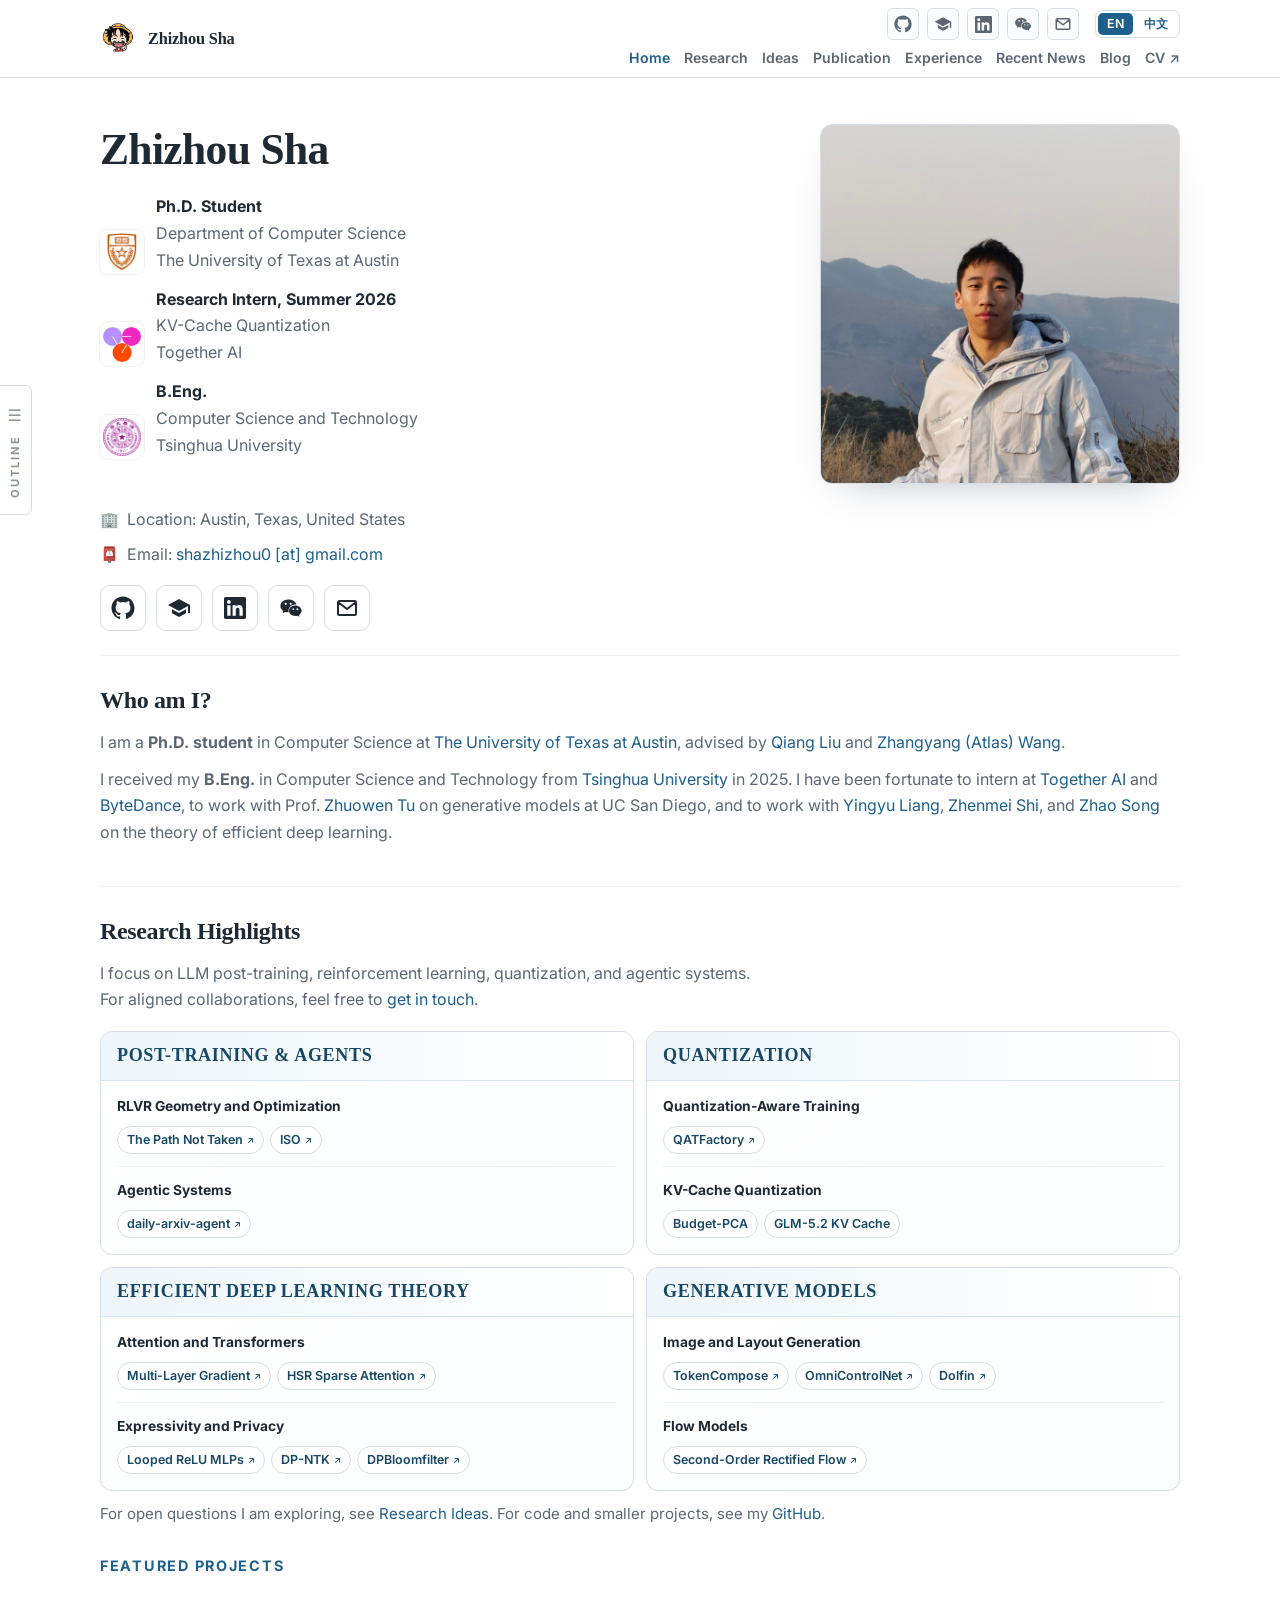
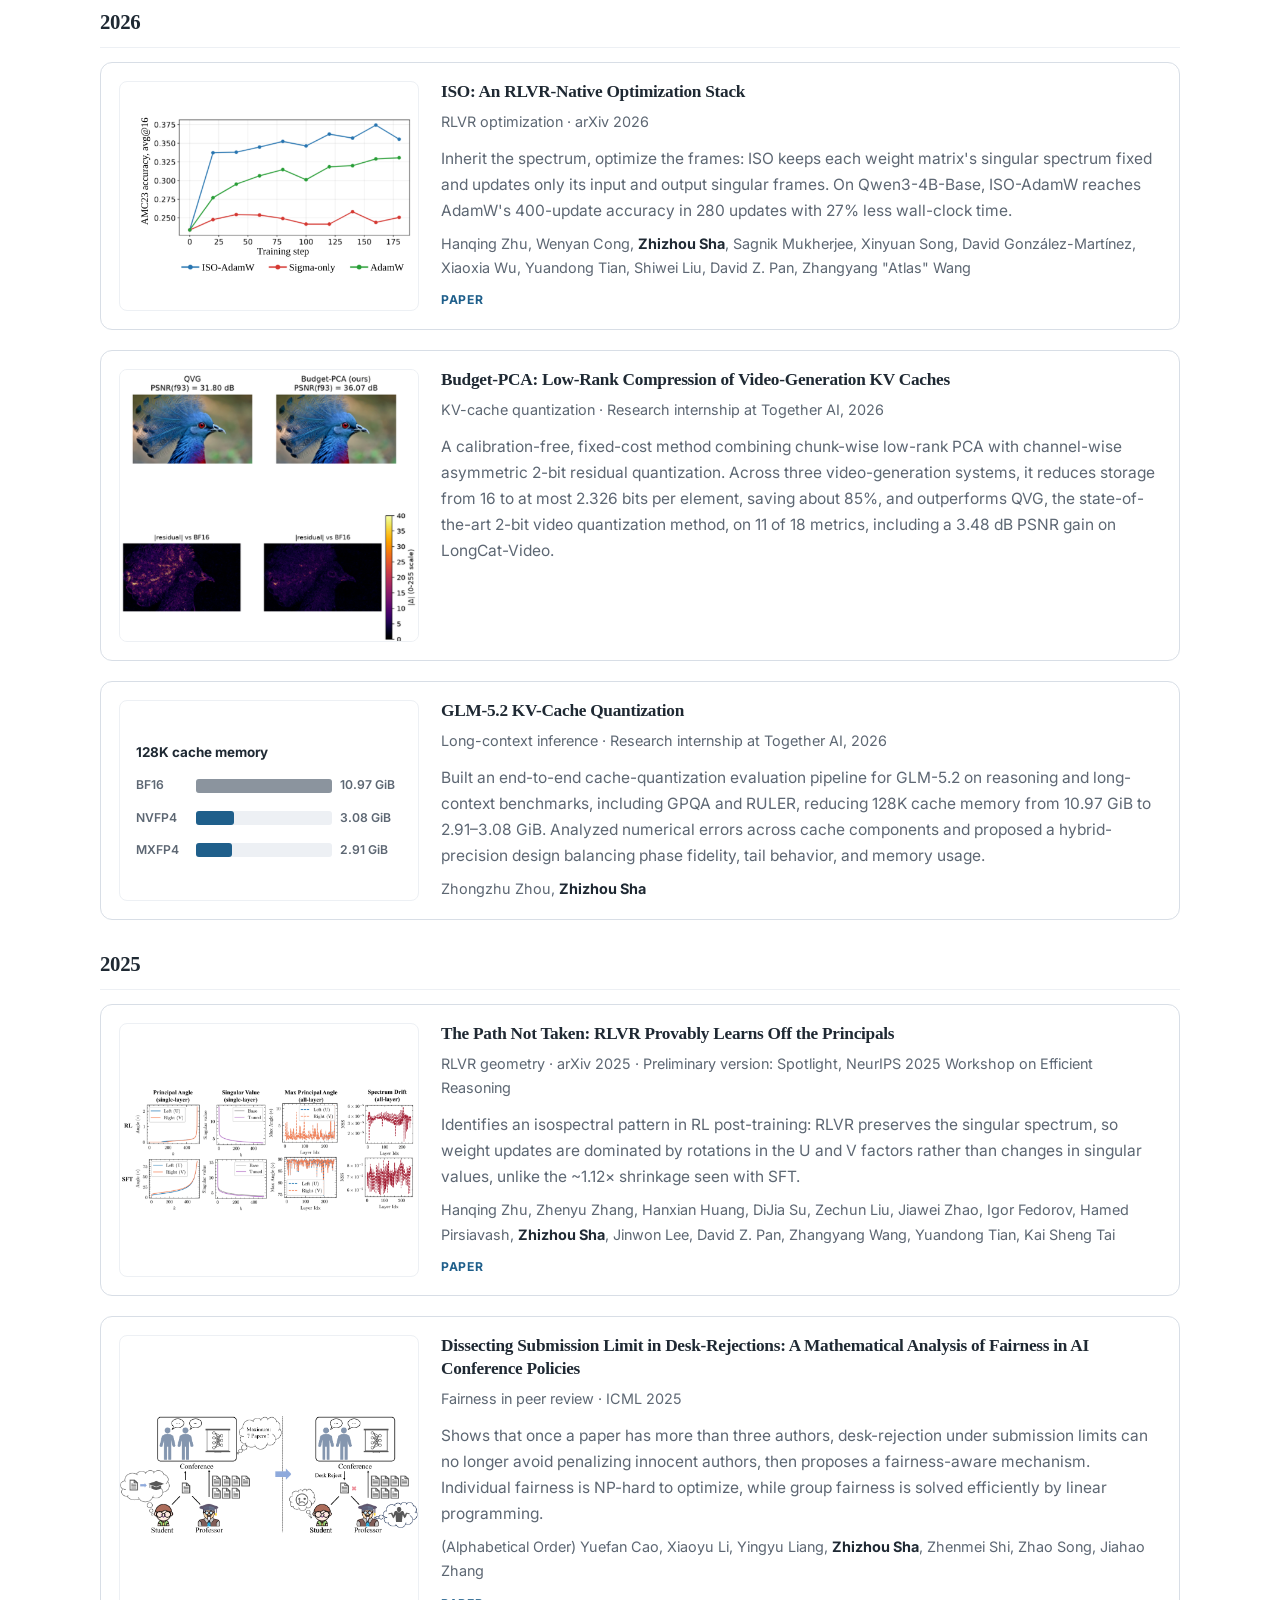
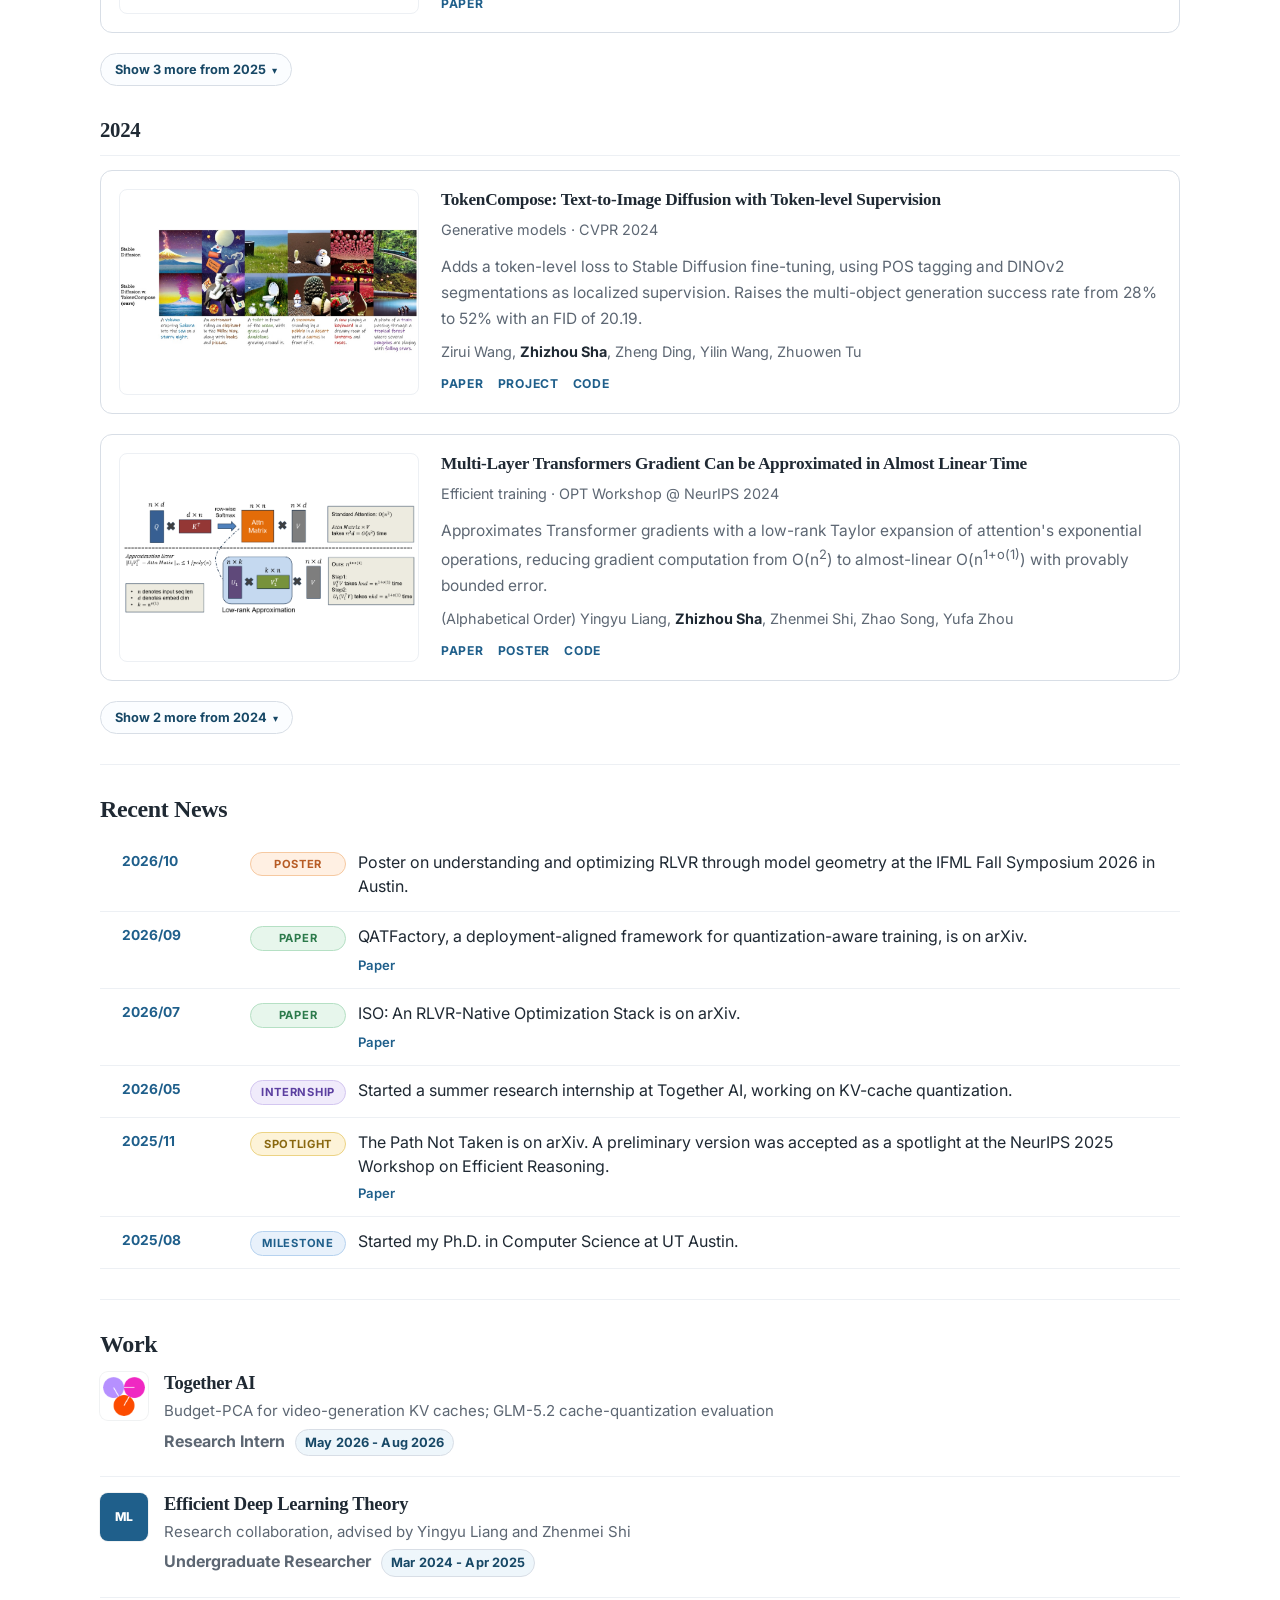
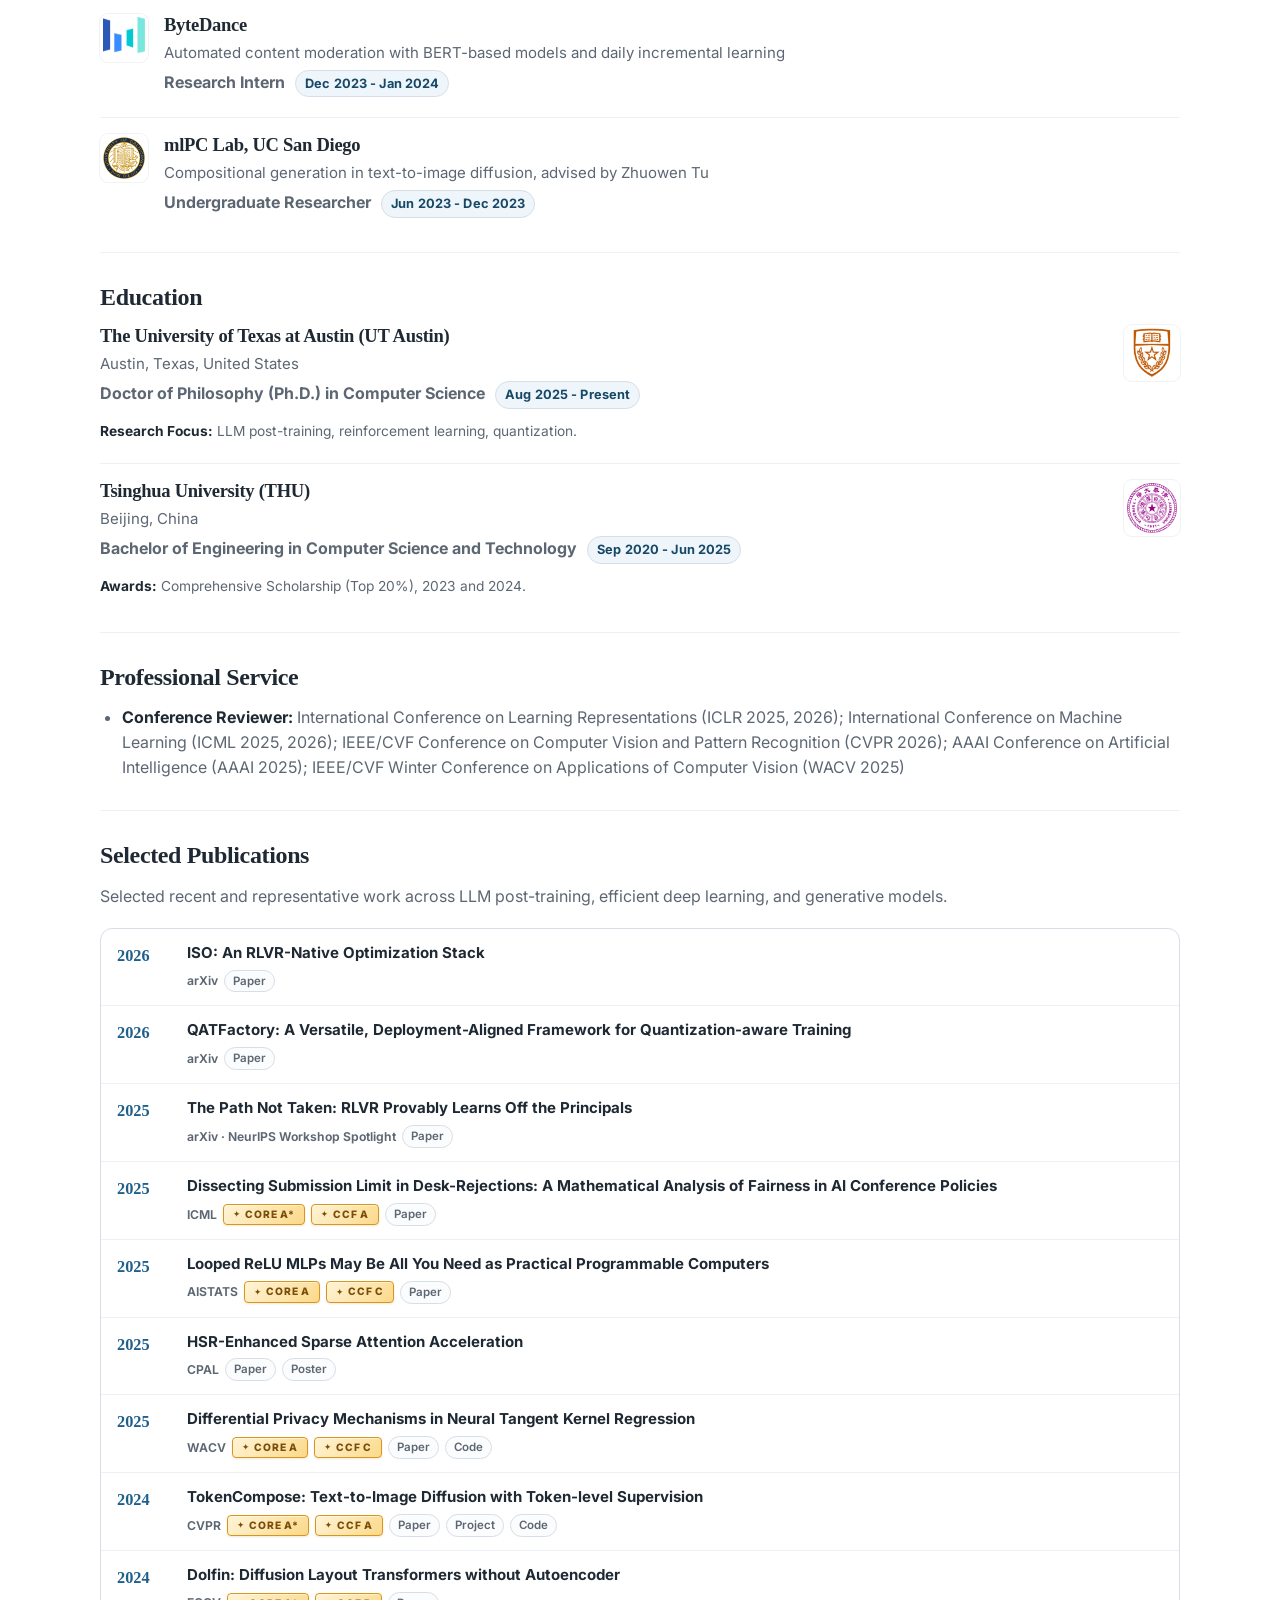
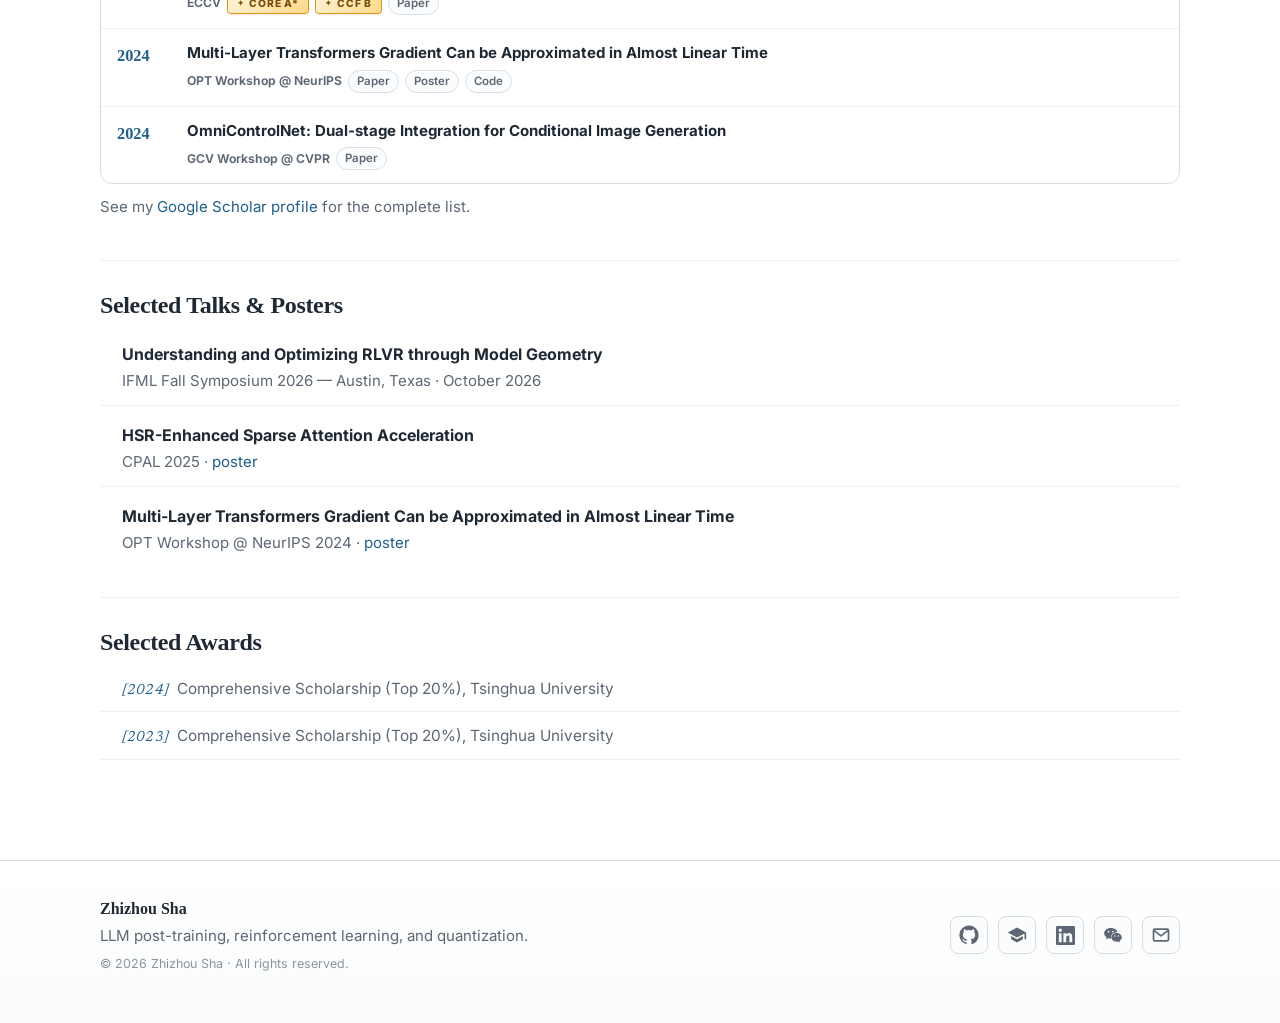
<file: index.html>
<!DOCTYPE html>
<html lang="en">
  <head>
    <meta charset="UTF-8">
    <meta name="viewport" content="width=device-width, initial-scale=1">

    <title>Zhizhou Sha</title>

    <meta name="author" content="Zhizhou Sha">
    <meta name="description" content="Zhizhou Sha is a Ph.D. student in Computer Science at The University of Texas at Austin, working on LLM post-training, reinforcement learning, quantization, and agentic systems.">
    <link rel="shortcut icon" href="images/favicon/one_piece.jpg" type="image/x-icon">
    <link rel="preconnect" href="https://fonts.googleapis.com">
    <link rel="preconnect" href="https://fonts.gstatic.com" crossorigin>
    <link rel="stylesheet" href="https://fonts.googleapis.com/css2?family=Inter:wght@400;500;600;700;800&family=Newsreader:opsz,wght@6..72,500;6..72,700&display=swap">
    <link rel="stylesheet" type="text/css" href="stylesheet.css">
  </head>

  <body id="top" data-title-zh="沙之洲">
    <!-- Icons -->
    <svg xmlns="http://www.w3.org/2000/svg" style="display:none" aria-hidden="true">
      <symbol id="i-github" viewBox="0 0 24 24"><path fill="currentColor" d="M12 .5C5.65.5.5 5.65.5 12c0 5.09 3.29 9.4 7.86 10.93.57.1.78-.25.78-.55v-1.93c-3.2.7-3.87-1.54-3.87-1.54-.52-1.33-1.28-1.69-1.28-1.69-1.05-.72.08-.7.08-.7 1.16.08 1.77 1.19 1.77 1.19 1.03 1.77 2.7 1.26 3.36.96.1-.75.4-1.26.73-1.55-2.56-.29-5.25-1.28-5.25-5.7 0-1.26.45-2.29 1.19-3.1-.12-.29-.52-1.46.11-3.05 0 0 .97-.31 3.18 1.18a11.1 11.1 0 0 1 5.79 0c2.21-1.49 3.18-1.18 3.18-1.18.63 1.59.23 2.76.11 3.05.74.81 1.19 1.84 1.19 3.1 0 4.43-2.69 5.41-5.26 5.69.41.36.78 1.06.78 2.14v3.17c0 .31.21.66.79.55A11.5 11.5 0 0 0 23.5 12C23.5 5.65 18.35.5 12 .5z"/></symbol>
      <symbol id="i-scholar" viewBox="0 0 24 24"><path fill="currentColor" d="M12 3 1 9l11 6 9-4.91V17h2V9L12 3zM5 13.18v4L12 21l7-3.82v-4L12 17l-7-3.82z"/></symbol>
      <symbol id="i-linkedin" viewBox="0 0 24 24"><path fill="currentColor" d="M20.447 20.452h-3.554v-5.569c0-1.328-.027-3.037-1.852-3.037-1.853 0-2.136 1.445-2.136 2.939v5.667H9.351V9h3.414v1.561h.046c.477-.9 1.637-1.85 3.37-1.85 3.601 0 4.267 2.37 4.267 5.455v6.286zM5.337 7.433a2.062 2.062 0 1 1 0-4.124 2.062 2.062 0 0 1 0 4.124zM7.119 20.452H3.555V9h3.564v11.452zM22.225 0H1.771C.792 0 0 .774 0 1.729v20.542C0 23.227.792 24 1.771 24h20.451C23.2 24 24 23.227 24 22.271V1.729C24 .774 23.2 0 22.222 0h.003z"/></symbol>
      <symbol id="i-wechat" viewBox="0 0 24 24"><path fill="currentColor" d="M9.2 3.5C4.9 3.5 1.4 6.4 1.4 10c0 2 1.1 3.8 2.9 5l-.7 2.3 2.6-1.4c.9.3 1.9.4 3 .4h.5a5.6 5.6 0 0 1-.2-1.5c0-3.5 3.3-6.2 7.4-6.2h.5C16.8 5.5 13.3 3.5 9.2 3.500zM6.7 8.900a1 1 0 1 1 0-2.1 1 1 0 0 1 0 2.100zm5 0a1 1 0 1 1 0-2.1 1 1 0 0 1 0 2.100z"/><path fill="currentColor" d="M22.6 14.800c0-2.9-2.8-5.2-6.3-5.200s-6.3 2.3-6.3 5.2 2.8 5.2 6.3 5.200c.8 0 1.5-.1 2.2-.3l2 1.1-.5-1.800c1.6-1 2.6-2.5 2.6-4.200zm-8.3-.8a.85.85 0 1 1 0-1.7.85.85 0 0 1 0 1.700zm4.1 0a.85.85 0 1 1 0-1.7.85.85 0 0 1 0 1.700z"/></symbol>
      <symbol id="i-mail" viewBox="0 0 24 24"><path fill="none" stroke="currentColor" stroke-width="2" stroke-linecap="round" stroke-linejoin="round" d="M3 6.500A1.5 1.5 0 0 1 4.5 5h15A1.5 1.5 0 0 1 21 6.500v11a1.5 1.5 0 0 1-1.5 1.500h-15A1.5 1.5 0 0 1 3 17.500v-11zM3.5 6.5 12 13l8.5-6.5"/></symbol>
    </svg>

    <!-- Header -->
    <header class="site-header">
      <nav class="container nav" aria-label="Primary navigation">
        <a class="brand" href="#top" aria-label="Zhizhou Sha home">
          <span class="brand-mark" aria-hidden="true"><img src="images/favicon/one_piece.jpg" alt="" width="38" height="38"></span>
          <span class="brand-text"><span class="en">Zhizhou Sha</span><span class="zh">沙之洲</span></span>
        </a>
        <div class="nav-end">
          <div class="header-social" aria-label="Social links">
            <a class="social-icon-link" href="https://github.com/JamesSand" aria-label="GitHub" title="GitHub" target="_blank" rel="noopener noreferrer"><svg width="18" height="18"><use href="#i-github"/></svg></a>
            <a class="social-icon-link" href="https://scholar.google.com/citations?user=eAObdYgAAAAJ" aria-label="Google Scholar" title="Google Scholar" target="_blank" rel="noopener noreferrer"><svg width="18" height="18"><use href="#i-scholar"/></svg></a>
            <a class="social-icon-link" href="https://www.linkedin.com/in/zhizhou-sha-017403280/" aria-label="LinkedIn" title="LinkedIn" target="_blank" rel="noopener noreferrer"><svg width="17" height="17"><use href="#i-linkedin"/></svg></a>
            <a class="social-icon-link" href="data/wechat.jpg" aria-label="WeChat" title="WeChat" target="_blank" rel="noopener noreferrer"><svg width="18" height="18"><use href="#i-wechat"/></svg></a>
            <a class="social-icon-link" href="mailto:shazhizhou0@gmail.com" aria-label="Email" title="Email"><svg width="18" height="18"><use href="#i-mail"/></svg></a>
          </div>
          <div class="language-switch" role="group" aria-label="Language" translate="no">
            <button type="button" data-set-lang="en" aria-pressed="true">EN</button>
            <button type="button" data-set-lang="zh" aria-pressed="false">中文</button>
          </div>
          <div class="nav-links">
            <a href="#top" class="is-current"><span class="en">Home</span><span class="zh">首页</span></a>
            <a href="#research-highlights"><span class="en">Research</span><span class="zh">研究</span></a>
            <a href="ideas/"><span class="en">Ideas</span><span class="zh">想法</span></a>
            <a href="#selected-publications"><span class="en">Publication</span><span class="zh">论文</span></a>
            <a href="#work"><span class="en">Experience</span><span class="zh">经历</span></a>
            <a href="#recent-news"><span class="en">Recent News</span><span class="zh">近期动态</span></a>
            <a href="https://jamessand.github.io/blog/" target="_blank" rel="noopener noreferrer"><span class="en">Blog</span><span class="zh">博客</span></a>
            <a href="data/zhizhousha-ut-austin-cs-phd.pdf" target="_blank" rel="noopener noreferrer"><span class="en">CV</span><span class="zh">简历</span><span class="nav-external" aria-hidden="true"> ↗</span></a>
          </div>
        </div>
      </nav>
    </header>

    <!-- Page outline -->
    <nav class="page-toc" aria-label="Page outline" data-heading-selector="main h2">
      <div class="page-toc-handle" aria-hidden="true">
        <span class="page-toc-handle-icon">☰</span>
        <span class="page-toc-handle-label">Outline</span>
      </div>
      <div class="page-toc-panel">
        <p class="page-toc-title"><span class="en">On this page</span><span class="zh">本页目录</span></p>
        <ul class="page-toc-list"></ul>
      </div>
    </nav>

    <main>
      <!-- Identity -->
      <section class="container identity-section">
        <div class="identity-top">
          <div class="identity-top-text">
            <h1><span class="en">Zhizhou Sha</span><span class="zh">沙之洲</span></h1>
            <p class="name-alt zh">Zhizhou Sha</p>
            <ul class="identity-list">
              <li>
                <span class="company-logo" style="width:44px;height:44px;" role="img" aria-label="The University of Texas at Austin"><img src="images/logos/ut-austin.png" alt=""></span>
                <div class="identity-list-text">
                  <strong><span class="en">Ph.D. Student</span><span class="zh">博士生</span></strong><br>
                  <span class="en">Department of Computer Science<br>The University of Texas at Austin</span>
                  <span class="zh">计算机科学系<br>得克萨斯大学奥斯汀分校</span>
                </div>
              </li>
              <li>
                <span class="company-logo" style="width:44px;height:44px;" role="img" aria-label="Together AI"><img src="images/logos/together.png" alt=""></span>
                <div class="identity-list-text">
                  <strong><span class="en">Research Intern, Summer 2026</span><span class="zh">研究实习生（2026 年夏）</span></strong><br>
                  <span class="en">KV-Cache Quantization<br>Together AI</span>
                  <span class="zh">KV-Cache 量化<br>Together AI</span>
                </div>
              </li>
              <li>
                <span class="company-logo" style="width:44px;height:44px;" role="img" aria-label="Tsinghua University"><img src="images/logos/tsinghua.png" alt=""></span>
                <div class="identity-list-text">
                  <strong>B.Eng.</strong><br>
                  <span class="en">Computer Science and Technology<br>Tsinghua University</span>
                  <span class="zh">计算机科学与技术<br>清华大学</span>
                </div>
              </li>
            </ul>
          </div>
          <aside class="identity-photo">
            <img src="images/profile.jpg" alt="Zhizhou Sha">
          </aside>
        </div>
        <div class="identity-meta">
          <p class="contact-line"><span class="contact-icon" aria-hidden="true">🏢</span> <span class="en">Location: Austin, Texas, United States</span><span class="zh">所在地：美国得克萨斯州奥斯汀</span></p>
          <p class="contact-line"><span class="contact-icon" aria-hidden="true">📮</span> <span class="en">Email:</span><span class="zh">邮箱：</span> <a href="mailto:shazhizhou0@gmail.com">shazhizhou0 [at] gmail.com</a></p>
          <div class="identity-social" aria-label="Social links">
            <a class="social-icon-link lg" href="https://github.com/JamesSand" aria-label="GitHub" title="GitHub" target="_blank" rel="noopener noreferrer"><svg width="24" height="24"><use href="#i-github"/></svg></a>
            <a class="social-icon-link lg" href="https://scholar.google.com/citations?user=eAObdYgAAAAJ" aria-label="Google Scholar" title="Google Scholar" target="_blank" rel="noopener noreferrer"><svg width="24" height="24"><use href="#i-scholar"/></svg></a>
            <a class="social-icon-link lg" href="https://www.linkedin.com/in/zhizhou-sha-017403280/" aria-label="LinkedIn" title="LinkedIn" target="_blank" rel="noopener noreferrer"><svg width="22" height="22"><use href="#i-linkedin"/></svg></a>
            <a class="social-icon-link lg" href="data/wechat.jpg" aria-label="WeChat" title="WeChat" target="_blank" rel="noopener noreferrer"><svg width="24" height="24"><use href="#i-wechat"/></svg></a>
            <a class="social-icon-link lg" href="mailto:shazhizhou0@gmail.com" aria-label="Email" title="Email"><svg width="24" height="24"><use href="#i-mail"/></svg></a>
          </div>
        </div>
      </section>

      <!-- Who am I -->
      <section class="container content-section">
        <h2 id="who-am-i"><span class="en">Who am I?</span><span class="zh">关于我</span></h2>
        <div class="en">
          <p>
            I am a <strong>Ph.D. student</strong> in Computer Science at <a href="https://www.cs.utexas.edu/">The University of Texas at Austin</a>, advised by <a href="https://www.cs.utexas.edu/~lqiang/">Qiang Liu</a> and <a href="https://www.vita-group.space/pi">Zhangyang (Atlas) Wang</a>.
          </p>
          <p>
            I received my <strong>B.Eng.</strong> in Computer Science and Technology from <a href="https://www.tsinghua.edu.cn/en/">Tsinghua University</a> in 2025. I have been fortunate to intern at <a href="https://www.together.ai/">Together AI</a> and <a href="https://www.bytedance.com/">ByteDance</a>, to work with Prof. <a href="https://pages.ucsd.edu/~ztu/">Zhuowen Tu</a> on generative models at UC San Diego, and to work with <a href="https://yingyuliang.github.io/">Yingyu Liang</a>, <a href="https://pages.cs.wisc.edu/~zhmeishi/">Zhenmei Shi</a>, and <a href="https://scholar.google.com/citations?user=yDZct7UAAAAJ&amp;hl=en">Zhao Song</a> on the theory of efficient deep learning.
          </p>
        </div>
        <div class="zh">
          <p>
            我是沙之洲，<a href="https://www.cs.utexas.edu/">得克萨斯大学奥斯汀分校</a>计算机科学专业的<strong>博士生</strong>，导师是 <a href="https://www.cs.utexas.edu/~lqiang/">Qiang Liu</a> 和 <a href="https://www.vita-group.space/pi">Zhangyang (Atlas) Wang</a>。
          </p>
          <p>
            我 2025 年本科毕业于<a href="https://www.tsinghua.edu.cn/en/">清华大学</a>计算机科学与技术专业。我曾在 <a href="https://www.together.ai/">Together AI</a> 和<a href="https://www.bytedance.com/">字节跳动</a>实习，也有幸在 UC San Diego 跟随 <a href="https://pages.ucsd.edu/~ztu/">Zhuowen Tu</a> 教授研究生成模型，并与 <a href="https://yingyuliang.github.io/">Yingyu Liang</a>、<a href="https://pages.cs.wisc.edu/~zhmeishi/">Zhenmei Shi</a>、<a href="https://scholar.google.com/citations?user=yDZct7UAAAAJ&amp;hl=en">Zhao Song</a> 合作研究高效深度学习理论。
          </p>
        </div>
      </section>

      <!-- Research Highlights -->
      <section class="container content-section">
        <h2 id="research-highlights"><span class="en">Research Highlights</span><span class="zh">研究亮点</span></h2>
        <p class="research-focus-intro">
          <span class="en">I focus on LLM post-training, reinforcement learning, quantization, and agentic systems. <span class="research-contact-cta">For aligned collaborations, feel free to <a href="mailto:shazhizhou0@gmail.com">get in touch</a>.</span></span>
          <span class="zh">我的研究方向是大模型后训练、强化学习、量化和智能体系统。如果方向契合，欢迎<a href="mailto:shazhizhou0@gmail.com">联系我</a>合作。</span>
        </p>

        <div class="focus-grid">
          <article class="focus-card">
            <h3><span class="en">Post-Training &amp; Agents</span><span class="zh">后训练与智能体</span></h3>
            <div class="focus-track">
              <h4><span class="en">RLVR Geometry and Optimization</span><span class="zh">RLVR 几何与优化</span></h4>
              <div class="focus-projects">
                <a class="focus-project" href="https://arxiv.org/abs/2511.08567" target="_blank" rel="noopener noreferrer">The Path Not Taken</a>
                <a class="focus-project" href="https://arxiv.org/abs/2607.19331" target="_blank" rel="noopener noreferrer">ISO</a>
              </div>
            </div>
            <div class="focus-track">
              <h4><span class="en">Agentic Systems</span><span class="zh">智能体系统</span></h4>
              <div class="focus-projects">
                <a class="focus-project" href="https://github.com/JamesSand/daily-arxiv-agent" target="_blank" rel="noopener noreferrer">daily-arxiv-agent</a>
              </div>
            </div>
          </article>

          <article class="focus-card">
            <h3><span class="en">Quantization</span><span class="zh">量化</span></h3>
            <div class="focus-track">
              <h4><span class="en">Quantization-Aware Training</span><span class="zh">量化感知训练</span></h4>
              <div class="focus-projects">
                <a class="focus-project" href="https://arxiv.org/abs/2609.39223" target="_blank" rel="noopener noreferrer">QATFactory</a>
              </div>
            </div>
            <div class="focus-track">
              <h4><span class="en">KV-Cache Quantization</span><span class="zh">KV-Cache 量化</span></h4>
              <div class="focus-projects">
                <a class="focus-project is-internal" href="#budget-pca">Budget-PCA</a>
                <a class="focus-project is-internal" href="#glm-kv-cache">GLM-5.2 KV Cache</a>
              </div>
            </div>
          </article>

          <article class="focus-card">
            <h3><span class="en">Efficient Deep Learning Theory</span><span class="zh">高效深度学习理论</span></h3>
            <div class="focus-track">
              <h4><span class="en">Attention and Transformers</span><span class="zh">注意力与 Transformer</span></h4>
              <div class="focus-projects">
                <a class="focus-project" href="https://arxiv.org/abs/2408.13233" target="_blank" rel="noopener noreferrer">Multi-Layer Gradient</a>
                <a class="focus-project" href="https://arxiv.org/abs/2410.10165" target="_blank" rel="noopener noreferrer">HSR Sparse Attention</a>
              </div>
            </div>
            <div class="focus-track">
              <h4><span class="en">Expressivity and Privacy</span><span class="zh">表达能力与隐私</span></h4>
              <div class="focus-projects">
                <a class="focus-project" href="https://arxiv.org/abs/2410.09375" target="_blank" rel="noopener noreferrer">Looped ReLU MLPs</a>
                <a class="focus-project" href="https://arxiv.org/abs/2407.13621" target="_blank" rel="noopener noreferrer">DP-NTK</a>
                <a class="focus-project" href="https://arxiv.org/abs/2502.00693" target="_blank" rel="noopener noreferrer">DPBloomfilter</a>
              </div>
            </div>
          </article>

          <article class="focus-card">
            <h3><span class="en">Generative Models</span><span class="zh">生成模型</span></h3>
            <div class="focus-track">
              <h4><span class="en">Image and Layout Generation</span><span class="zh">图像与版面生成</span></h4>
              <div class="focus-projects">
                <a class="focus-project" href="https://mlpc-ucsd.github.io/TokenCompose/" target="_blank" rel="noopener noreferrer">TokenCompose</a>
                <a class="focus-project" href="https://arxiv.org/abs/2406.05871" target="_blank" rel="noopener noreferrer">OmniControlNet</a>
                <a class="focus-project" href="https://arxiv.org/abs/2310.16305" target="_blank" rel="noopener noreferrer">Dolfin</a>
              </div>
            </div>
            <div class="focus-track">
              <h4><span class="en">Flow Models</span><span class="zh">流模型</span></h4>
              <div class="focus-projects">
                <a class="focus-project" href="https://github.com/JamesSand/SecondOrderRectifiedFlow" target="_blank" rel="noopener noreferrer">Second-Order Rectified Flow</a>
              </div>
            </div>
          </article>
        </div>

        <p class="section-note"><span class="en">For open questions I am exploring, see <a href="ideas/">Research Ideas</a>. For code and smaller projects, see my <a href="https://github.com/JamesSand">GitHub</a>.</span><span class="zh">我正在思考的开放问题见<a href="ideas/">研究想法</a>，更多代码和小项目见我的 <a href="https://github.com/JamesSand">GitHub</a>。</span></p>

        <p class="featured-label"><span class="en">Featured Projects</span><span class="zh">代表项目</span></p>

        <!-- 2026 -->
        <h3 class="year-heading">2026</h3>
        <article class="project-card">
          <div class="project-media"><img src="images/projects/iso.png" alt="Accuracy curves of ISO-AdamW, Sigma-only, and AdamW" loading="lazy"></div>
          <div class="project-body">
            <h3>ISO: An RLVR-Native Optimization Stack</h3>
            <p class="project-meta"><span class="en">RLVR optimization</span><span class="zh">RLVR 优化</span> · arXiv 2026</p>
            <p class="project-summary">
              <span class="en">Inherit the spectrum, optimize the frames: ISO keeps each weight matrix's singular spectrum fixed and updates only its input and output singular frames. On Qwen3-4B-Base, ISO-AdamW reaches AdamW's 400-update accuracy in 280 updates with 27% less wall-clock time.</span>
              <span class="zh">继承谱，优化框架：ISO 固定每个权重矩阵的奇异值谱，只更新输入和输出奇异框架。在 Qwen3-4B-Base 上，ISO-AdamW 用 280 次更新达到 AdamW 400 次更新的准确率，墙钟时间减少 27%。</span>
            </p>
            <p class="project-authors">Hanqing Zhu, Wenyan Cong, <strong>Zhizhou Sha</strong>, Sagnik Mukherjee, Xinyuan Song, David González-Martínez, Xiaoxia Wu, Yuandong Tian, Shiwei Liu, David Z. Pan, Zhangyang "Atlas" Wang</p>
            <div class="project-links"><a href="https://arxiv.org/abs/2607.19331" target="_blank" rel="noopener noreferrer">Paper</a></div>
          </div>
        </article>

        <article class="project-card" id="budget-pca">
          <div class="project-media"><img src="images/projects/budget-pca.png" alt="LongCat frame and residual comparison across cache formats" loading="lazy"></div>
          <div class="project-body">
            <h3>Budget-PCA: Low-Rank Compression of Video-Generation KV Caches</h3>
            <p class="project-meta"><span class="en">KV-cache quantization · Research internship at Together AI, 2026</span><span class="zh">KV-Cache 量化 · Together AI 研究实习，2026</span></p>
            <p class="project-summary">
              <span class="en">A calibration-free, fixed-cost method combining chunk-wise low-rank PCA with channel-wise asymmetric 2-bit residual quantization. Across three video-generation systems, it reduces storage from 16 to at most 2.326 bits per element, saving about 85%, and outperforms QVG, the state-of-the-art 2-bit video quantization method, on 11 of 18 metrics, including a 3.48 dB PSNR gain on LongCat-Video.</span>
              <span class="zh">一种免校准、固定成本的方法，把分块低秩 PCA 和逐通道非对称 2-bit 残差量化结合起来。在三个视频生成系统上，它把存储从 16 bit 降到每元素最多 2.326 bit，节省约 85%，并在 18 项指标中的 11 项上优于目前最好的 2-bit 视频量化方法 QVG，其中 LongCat-Video 的 PSNR 提升 3.48 dB。</span>
            </p>
          </div>
        </article>

        <article class="project-card" id="glm-kv-cache">
          <div class="project-media project-chart" role="img" aria-label="128K cache memory: BF16 10.97 GiB, NVFP4 3.08 GiB, MXFP4 2.91 GiB">
            <div class="chart-title"><span class="en">128K cache memory</span><span class="zh">128K Cache 内存</span></div>
            <div class="chart-row is-base"><span>BF16</span><span class="chart-track"><span class="chart-bar" style="width:100%"></span></span><span>10.97 GiB</span></div>
            <div class="chart-row"><span>NVFP4</span><span class="chart-track"><span class="chart-bar" style="width:28.1%"></span></span><span>3.08 GiB</span></div>
            <div class="chart-row"><span>MXFP4</span><span class="chart-track"><span class="chart-bar" style="width:26.5%"></span></span><span>2.91 GiB</span></div>
          </div>
          <div class="project-body">
            <h3>GLM-5.2 KV-Cache Quantization</h3>
            <p class="project-meta"><span class="en">Long-context inference · Research internship at Together AI, 2026</span><span class="zh">长上下文推理 · Together AI 研究实习，2026</span></p>
            <p class="project-summary">
              <span class="en">Built an end-to-end cache-quantization evaluation pipeline for GLM-5.2 on reasoning and long-context benchmarks, including GPQA and RULER, reducing 128K cache memory from 10.97 GiB to 2.91–3.08 GiB. Analyzed numerical errors across cache components and proposed a hybrid-precision design balancing phase fidelity, tail behavior, and memory usage.</span>
              <span class="zh">搭建 GLM-5.2 Cache 量化的端到端评测流程，覆盖 GPQA、RULER 等推理和长上下文基准，把 128K Cache 内存从 10.97 GiB 降到 2.91–3.08 GiB。分析各 Cache 分量的数值误差，并提出兼顾相位保真、尾部行为和内存占用的混合精度设计。</span>
            </p>
            <p class="project-authors">Zhongzhu Zhou, <strong>Zhizhou Sha</strong></p>
          </div>
        </article>

        <!-- 2025 -->
        <h3 class="year-heading">2025</h3>
        <article class="project-card">
          <div class="project-media"><img src="images/projects/path-not-taken.png" alt="Singular-value and principal-angle comparison of RL and SFT" loading="lazy"></div>
          <div class="project-body">
            <h3>The Path Not Taken: RLVR Provably Learns Off the Principals</h3>
            <p class="project-meta"><span class="en">RLVR geometry · arXiv 2025 · Preliminary version: Spotlight, NeurIPS 2025 Workshop on Efficient Reasoning</span><span class="zh">RLVR 几何 · arXiv 2025 · 早期版本：NeurIPS 2025 Efficient Reasoning Workshop Spotlight</span></p>
            <p class="project-summary">
              <span class="en">Identifies an isospectral pattern in RL post-training: RLVR preserves the singular spectrum, so weight updates are dominated by rotations in the U and V factors rather than changes in singular values, unlike the ~1.12× shrinkage seen with SFT.</span>
              <span class="zh">发现 RL 后训练中的等谱现象：RLVR 保持奇异值谱不变，权重更新主要是 U、V 因子的旋转，而不是奇异值大小的变化；SFT 后奇异值则有约 1.12 倍的收缩。</span>
            </p>
            <p class="project-authors">Hanqing Zhu, Zhenyu Zhang, Hanxian Huang, DiJia Su, Zechun Liu, Jiawei Zhao, Igor Fedorov, Hamed Pirsiavash, <strong>Zhizhou Sha</strong>, Jinwon Lee, David Z. Pan, Zhangyang Wang, Yuandong Tian, Kai Sheng Tai</p>
            <div class="project-links"><a href="https://arxiv.org/abs/2511.08567" target="_blank" rel="noopener noreferrer">Paper</a></div>
          </div>
        </article>

        <article class="project-card">
          <div class="project-media"><img src="images/unfairness_of_desk_rejection.png" alt="Fairness analysis of desk-rejection policies" loading="lazy"></div>
          <div class="project-body">
            <h3>Dissecting Submission Limit in Desk-Rejections: A Mathematical Analysis of Fairness in AI Conference Policies</h3>
            <p class="project-meta"><span class="en">Fairness in peer review</span><span class="zh">同行评审公平性</span> · ICML 2025</p>
            <p class="project-summary">
              <span class="en">Shows that once a paper has more than three authors, desk-rejection under submission limits can no longer avoid penalizing innocent authors, then proposes a fairness-aware mechanism. Individual fairness is NP-hard to optimize, while group fairness is solved efficiently by linear programming.</span>
              <span class="zh">证明当作者数超过三人时，按投稿上限拒稿无法避免波及无辜作者，并提出兼顾公平的拒稿机制。其中个体公平的优化是 NP-hard，群体公平可以用线性规划高效求解。</span>
            </p>
            <p class="project-authors"><span class="en">(Alphabetical Order)</span><span class="zh">（按字母序）</span> Yuefan Cao, Xiaoyu Li, Yingyu Liang, <strong>Zhizhou Sha</strong>, Zhenmei Shi, Zhao Song, Jiahao Zhang</p>
            <div class="project-links"><a href="https://arxiv.org/abs/2502.00690" target="_blank" rel="noopener noreferrer">Paper</a></div>
          </div>
        </article>

        <details class="year-more">
          <summary><span class="en">Show 3 more from 2025</span><span class="zh">展开 2025 年另外 3 项</span></summary>

          <article class="project-card">
            <div class="project-media"><img src="images/looped_relu_as_programmable_computer.png" alt="Looped ReLU MLP as a programmable computer" loading="lazy"></div>
            <div class="project-body">
              <h3>Looped ReLU MLPs May Be All You Need as Practical Programmable Computers</h3>
              <p class="project-meta"><span class="en">Learning theory</span><span class="zh">学习理论</span> · AISTATS 2025</p>
              <p class="project-summary">
                <span class="en">Proves that Looped ReLU MLPs are computationally complete by emulating a One-Instruction-Set Computer, so simple feed-forward layers with recurrent ReLU connections can act as general-purpose programmable systems.</span>
                <span class="zh">通过模拟单指令集计算机，证明 Looped ReLU MLP 具有计算完备性：带循环连接的简单前馈 ReLU 网络就可以作为通用可编程系统。</span>
              </p>
              <p class="project-authors"><span class="en">(Alphabetical Order)</span><span class="zh">（按字母序）</span> Yingyu Liang, <strong>Zhizhou Sha</strong>, Zhenmei Shi, Zhao Song, Yufa Zhou</p>
              <div class="project-links"><a href="https://arxiv.org/abs/2410.09375" target="_blank" rel="noopener noreferrer">Paper</a></div>
            </div>
          </article>

          <article class="project-card">
            <div class="project-media"><img src="images/hsr.jpg" alt="Half-Space Reporting for sparse attention" loading="lazy"></div>
            <div class="project-body">
              <h3>HSR-Enhanced Sparse Attention Acceleration</h3>
              <p class="project-meta"><span class="en">Efficient attention</span><span class="zh">高效注意力</span> · CPAL 2025</p>
              <p class="project-summary">
                <span class="en">Leverages the sparsity of ReLU attention with a Half-Space Reporting data structure that locates active key-value pairs, reducing cross-attention complexity from O(mnd) to O(mn<sup>4/5</sup>d).</span>
                <span class="zh">利用 ReLU 注意力的稀疏性，用半空间报告（HSR）数据结构定位活跃的键值对，把交叉注意力的复杂度从 O(mnd) 降到 O(mn<sup>4/5</sup>d)。</span>
              </p>
              <p class="project-authors"><span class="en">(Alphabetical Order)</span><span class="zh">（按字母序）</span> Bo Chen, Yingyu Liang, <strong>Zhizhou Sha</strong>, Zhenmei Shi, Zhao Song</p>
              <div class="project-links">
                <a href="https://arxiv.org/abs/2410.10165" target="_blank" rel="noopener noreferrer">Paper</a>
                <a href="data/HSR_Poster.pdf" target="_blank" rel="noopener noreferrer">Poster</a>
              </div>
            </div>
          </article>

          <article class="project-card">
            <div class="project-media"><img src="images/dp_ntk_regression.png" alt="Differentially private NTK regression" loading="lazy"></div>
            <div class="project-body">
              <h3>Differential Privacy Mechanisms in Neural Tangent Kernel Regression</h3>
              <p class="project-meta"><span class="en">Private learning</span><span class="zh">隐私学习</span> · WACV 2025</p>
              <p class="project-summary">
                <span class="en">Builds a differentially private NTK regression framework with the Gaussian Sampling Mechanism, adding formal privacy guarantees while preserving the positive semi-definiteness of the kernel matrix.</span>
                <span class="zh">用高斯采样机制构建差分隐私 NTK 回归框架，在提供形式化隐私保证的同时保持核矩阵的半正定性。</span>
              </p>
              <p class="project-authors"><span class="en">(Alphabetical Order)</span><span class="zh">（按字母序）</span> Jiuxiang Gu, Yingyu Liang, <strong>Zhizhou Sha</strong>, Zhenmei Shi, Zhao Song</p>
              <div class="project-links">
                <a href="https://arxiv.org/abs/2407.13621" target="_blank" rel="noopener noreferrer">Paper</a>
                <a href="https://github.com/JamesSand/DP-NTK-Regression" target="_blank" rel="noopener noreferrer">Code</a>
              </div>
            </div>
          </article>
        </details>

        <!-- 2024 -->
        <h3 class="year-heading">2024</h3>
        <article class="project-card">
          <div class="project-media"><img src="images/projects/tokencompose.jpg" alt="TokenCompose overview" loading="lazy"></div>
          <div class="project-body">
            <h3>TokenCompose: Text-to-Image Diffusion with Token-level Supervision</h3>
            <p class="project-meta"><span class="en">Generative models</span><span class="zh">生成模型</span> · CVPR 2024</p>
            <p class="project-summary">
              <span class="en">Adds a token-level loss to Stable Diffusion fine-tuning, using POS tagging and DINOv2 segmentations as localized supervision. Raises the multi-object generation success rate from 28% to 52% with an FID of 20.19.</span>
              <span class="zh">在 Stable Diffusion 微调中加入 token 级损失，用词性标注和 DINOv2 分割提供局部监督，把多物体生成成功率从 28% 提升到 52%，FID 为 20.19。</span>
            </p>
            <p class="project-authors">Zirui Wang, <strong>Zhizhou Sha</strong>, Zheng Ding, Yilin Wang, Zhuowen Tu</p>
            <div class="project-links">
              <a href="https://openaccess.thecvf.com/content/CVPR2024/papers/Wang_TokenCompose_Text-to-Image_Diffusion_with_Token-level_Supervision_CVPR_2024_paper.pdf" target="_blank" rel="noopener noreferrer">Paper</a>
              <a href="https://mlpc-ucsd.github.io/TokenCompose/" target="_blank" rel="noopener noreferrer">Project</a>
              <a href="https://github.com/mlpc-ucsd/TokenCompose" target="_blank" rel="noopener noreferrer">Code</a>
            </div>
          </div>
        </article>

        <article class="project-card">
          <div class="project-media"><img src="images/MultiLayer.png" alt="Multi-layer Transformer gradient approximation" loading="lazy"></div>
          <div class="project-body">
            <h3>Multi-Layer Transformers Gradient Can be Approximated in Almost Linear Time</h3>
            <p class="project-meta"><span class="en">Efficient training</span><span class="zh">高效训练</span> · OPT Workshop @ NeurIPS 2024</p>
            <p class="project-summary">
              <span class="en">Approximates Transformer gradients with a low-rank Taylor expansion of attention's exponential operations, reducing gradient computation from O(n<sup>2</sup>) to almost-linear O(n<sup>1+o(1)</sup>) with provably bounded error.</span>
              <span class="zh">对注意力中的指数运算做 Taylor 展开并低秩近似，把 Transformer 梯度计算从 O(n<sup>2</sup>) 降到近线性的 O(n<sup>1+o(1)</sup>)，误差有理论界。</span>
            </p>
            <p class="project-authors"><span class="en">(Alphabetical Order)</span><span class="zh">（按字母序）</span> Yingyu Liang, <strong>Zhizhou Sha</strong>, Zhenmei Shi, Zhao Song, Yufa Zhou</p>
            <div class="project-links">
              <a href="https://arxiv.org/abs/2408.13233" target="_blank" rel="noopener noreferrer">Paper</a>
              <a href="data/MultiLayer_Poster_NeurIPS2024.pdf" target="_blank" rel="noopener noreferrer">Poster</a>
              <a href="https://github.com/JamesSand/MultiLayer" target="_blank" rel="noopener noreferrer">Code</a>
            </div>
          </div>
        </article>

        <details class="year-more">
          <summary><span class="en">Show 2 more from 2024</span><span class="zh">展开 2024 年另外 2 项</span></summary>

          <article class="project-card">
            <div class="project-media"><img src="images/dolfin_figure.png" alt="Dolfin architecture" loading="lazy"></div>
            <div class="project-body">
              <h3>Dolfin: Diffusion Layout Transformers without Autoencoder</h3>
              <p class="project-meta"><span class="en">Layout generation</span><span class="zh">版面生成</span> · ECCV 2024</p>
              <p class="project-summary">
                <span class="en">Enhances the layout generation capability of diffusion models by removing the autoencoder.</span>
                <span class="zh">去掉自编码器，增强扩散模型的版面生成能力。</span>
              </p>
              <p class="project-authors">Yilin Wang, Zeyuan Chen, Liangjun Zhong, Zheng Ding, <strong>Zhizhou Sha</strong>, Zhuowen Tu</p>
              <div class="project-links"><a href="https://arxiv.org/abs/2310.16305" target="_blank" rel="noopener noreferrer">Paper</a></div>
            </div>
          </article>

          <article class="project-card">
            <div class="project-media"><img src="images/omnicontrolnet.png" alt="OmniControlNet overview" loading="lazy"></div>
            <div class="project-body">
              <h3>OmniControlNet: Dual-stage Integration for Conditional Image Generation</h3>
              <p class="project-meta"><span class="en">Generative models</span><span class="zh">生成模型</span> · GCV Workshop @ CVPR 2024</p>
              <p class="project-summary">
                <span class="en">Unifies external condition control for image generation in a single dense model.</span>
                <span class="zh">把图像生成的外部条件控制统一到一个稠密模型中。</span>
              </p>
              <p class="project-authors">Yilin Wang, Haiyang Xu, Xiang Zhang, Zeyuan Chen, <strong>Zhizhou Sha</strong>, Zirui Wang, Zhuowen Tu</p>
              <div class="project-links"><a href="https://openaccess.thecvf.com/content/CVPR2024W/GCV/papers/Wang_OmniControlNet_Dual-stage_Integration_for_Conditional_Image_Generation_CVPRW_2024_paper.pdf" target="_blank" rel="noopener noreferrer">Paper</a></div>
            </div>
          </article>
        </details>
      </section>

      <!-- Recent News -->
      <section class="container content-section">
        <h2 id="recent-news"><span class="en">Recent News</span><span class="zh">近期动态</span></h2>
        <ul class="news-list">
          <li class="news-item">
            <span class="news-date">2026/10</span>
            <div>
              <span class="news-badge news-badge-talk">Poster</span>
              <span class="news-body"><span class="en">Poster on understanding and optimizing RLVR through model geometry at the IFML Fall Symposium 2026 in Austin.</span><span class="zh">在奥斯汀 IFML Fall Symposium 2026 展示海报，主题是从模型几何理解和优化 RLVR。</span></span>
            </div>
          </li>
          <li class="news-item">
            <span class="news-date">2026/09</span>
            <div>
              <span class="news-badge news-badge-paper">Paper</span>
              <span class="news-body"><span class="en">QATFactory, a deployment-aligned framework for quantization-aware training, is on arXiv.</span><span class="zh">面向部署的量化感知训练框架 QATFactory 已发布在 arXiv。</span></span>
              <span class="news-links">
                <a href="https://arxiv.org/abs/2609.39223" target="_blank" rel="noopener noreferrer">Paper</a>
              </span>
            </div>
          </li>
          <li class="news-item">
            <span class="news-date">2026/07</span>
            <div>
              <span class="news-badge news-badge-paper">Paper</span>
              <span class="news-body"><span class="en">ISO: An RLVR-Native Optimization Stack is on arXiv.</span><span class="zh">论文 ISO: An RLVR-Native Optimization Stack 已发布在 arXiv。</span></span>
              <span class="news-links"><a href="https://arxiv.org/abs/2607.19331" target="_blank" rel="noopener noreferrer">Paper</a></span>
            </div>
          </li>
          <li class="news-item">
            <span class="news-date">2026/05</span>
            <div>
              <span class="news-badge news-badge-project">Internship</span>
              <span class="news-body"><span class="en">Started a summer research internship at Together AI, working on KV-cache quantization.</span><span class="zh">开始在 Together AI 暑期研究实习，方向是 KV-Cache 量化。</span></span>
            </div>
          </li>
          <li class="news-item">
            <span class="news-date">2025/11</span>
            <div>
              <span class="news-badge news-badge-honor">Spotlight</span>
              <span class="news-body"><span class="en">The Path Not Taken is on arXiv. A preliminary version was accepted as a spotlight at the NeurIPS 2025 Workshop on Efficient Reasoning.</span><span class="zh">The Path Not Taken 已发布在 arXiv，早期版本被 NeurIPS 2025 Efficient Reasoning Workshop 接收为 Spotlight。</span></span>
              <span class="news-links"><a href="https://arxiv.org/abs/2511.08567" target="_blank" rel="noopener noreferrer">Paper</a></span>
            </div>
          </li>
          <li class="news-item">
            <span class="news-date">2025/08</span>
            <div>
              <span class="news-badge news-badge-event">Milestone</span>
              <span class="news-body"><span class="en">Started my Ph.D. in Computer Science at UT Austin.</span><span class="zh">开始在 UT Austin 攻读计算机科学博士。</span></span>
            </div>
          </li>
        </ul>
      </section>

      <!-- Work -->
      <section class="container content-section">
        <h2 id="work"><span class="en">Work</span><span class="zh">工作与科研经历</span></h2>
        <div class="cv-list">
          <article class="cv-item">
            <span class="company-logo" style="width:48px;height:48px;" role="img" aria-label="Together AI"><img src="images/logos/together.png" alt="" loading="lazy"></span>
            <div class="cv-item-body">
              <h3>Together AI</h3>
              <p class="muted small"><span class="en">Budget-PCA for video-generation KV caches; GLM-5.2 cache-quantization evaluation</span><span class="zh">视频生成 KV Cache 压缩 Budget-PCA；GLM-5.2 Cache 量化评测</span></p>
              <p><strong><span class="en">Research Intern</span><span class="zh">研究实习生</span></strong> <span class="period-pill">May 2026 - Aug 2026</span></p>
            </div>
          </article>
          <article class="cv-item">
            <span class="company-logo logo-mono" style="width:48px;height:48px;--mono:#1f5f8b;" role="img" aria-label="Efficient deep learning theory">ML</span>
            <div class="cv-item-body">
              <h3><span class="en">Efficient Deep Learning Theory</span><span class="zh">高效深度学习理论</span></h3>
              <p class="muted small"><span class="en">Research collaboration, advised by Yingyu Liang and Zhenmei Shi</span><span class="zh">科研合作，导师 Yingyu Liang 和 Zhenmei Shi</span></p>
              <p><strong><span class="en">Undergraduate Researcher</span><span class="zh">本科生研究员</span></strong> <span class="period-pill">Mar 2024 - Apr 2025</span></p>
            </div>
          </article>
          <article class="cv-item">
            <span class="company-logo" style="width:48px;height:48px;" role="img" aria-label="ByteDance"><img src="images/logos/bytedance.png" alt="" loading="lazy"></span>
            <div class="cv-item-body">
              <h3>ByteDance</h3>
              <p class="muted small"><span class="en">Automated content moderation with BERT-based models and daily incremental learning</span><span class="zh">基于 BERT 模型和每日增量学习的自动内容审核</span></p>
              <p><strong><span class="en">Research Intern</span><span class="zh">研究实习生</span></strong> <span class="period-pill">Dec 2023 - Jan 2024</span></p>
            </div>
          </article>
          <article class="cv-item">
            <span class="company-logo" style="width:48px;height:48px;" role="img" aria-label="UC San Diego"><img src="images/logos/ucsd.png" alt="" loading="lazy"></span>
            <div class="cv-item-body">
              <h3>mlPC Lab, UC San Diego</h3>
              <p class="muted small"><span class="en">Compositional generation in text-to-image diffusion, advised by Zhuowen Tu</span><span class="zh">文生图扩散模型的组合生成，导师 Zhuowen Tu</span></p>
              <p><strong><span class="en">Undergraduate Researcher</span><span class="zh">本科生研究员</span></strong> <span class="period-pill">Jun 2023 - Dec 2023</span></p>
            </div>
          </article>
        </div>
      </section>

      <!-- Education -->
      <section class="container content-section">
        <h2 id="education"><span class="en">Education</span><span class="zh">教育背景</span></h2>
        <div class="cv-list">
          <article class="edu-item">
            <div class="edu-item-body">
              <h3><span class="en">The University of Texas at Austin (UT Austin)</span><span class="zh">得克萨斯大学奥斯汀分校（UT Austin）</span></h3>
              <p class="muted small"><span class="en">Austin, Texas, United States</span><span class="zh">美国得克萨斯州奥斯汀</span></p>
              <p><strong><span class="en">Doctor of Philosophy (Ph.D.) in Computer Science</span><span class="zh">计算机科学博士</span></strong> <span class="period-pill">Aug 2025 - Present</span></p>
              <div class="education-summary">
                <p><strong><span class="en">Research Focus:</span><span class="zh">研究方向：</span></strong> <span class="en">LLM post-training, reinforcement learning, quantization.</span><span class="zh">大模型后训练、强化学习、量化。</span></p>
              </div>
            </div>
            <span class="company-logo" style="width:56px;height:56px;" role="img" aria-label="The University of Texas at Austin"><img src="images/logos/ut-austin.png" alt="" loading="lazy"></span>
          </article>
          <article class="edu-item">
            <div class="edu-item-body">
              <h3><span class="en">Tsinghua University (THU)</span><span class="zh">清华大学</span></h3>
              <p class="muted small"><span class="en">Beijing, China</span><span class="zh">中国北京</span></p>
              <p><strong><span class="en">Bachelor of Engineering in Computer Science and Technology</span><span class="zh">计算机科学与技术工学学士</span></strong> <span class="period-pill">Sep 2020 - Jun 2025</span></p>
              <div class="education-summary">
                <p><strong><span class="en">Awards:</span><span class="zh">奖项：</span></strong> <span class="en">Comprehensive Scholarship (Top 20%), 2023 and 2024.</span><span class="zh">综合奖学金（前 20%），2023 年、2024 年。</span></p>
              </div>
            </div>
            <span class="company-logo" style="width:56px;height:56px;" role="img" aria-label="Tsinghua University"><img src="images/logos/tsinghua.png" alt="" loading="lazy"></span>
          </article>
        </div>
      </section>

      <!-- Professional Service -->
      <section class="container content-section">
        <h2 id="professional-service"><span class="en">Professional Service</span><span class="zh">学术服务</span></h2>
        <ul class="service-list">
          <li>
            <strong><span class="en">Conference Reviewer:</span><span class="zh">会议审稿人：</span></strong>
            International Conference on Learning Representations (ICLR 2025, 2026); International Conference on Machine Learning (ICML 2025, 2026); IEEE/CVF Conference on Computer Vision and Pattern Recognition (CVPR 2026); AAAI Conference on Artificial Intelligence (AAAI 2025); IEEE/CVF Winter Conference on Applications of Computer Vision (WACV 2025)
          </li>
        </ul>
      </section>

      <!-- Selected Publications -->
      <section class="container content-section" id="selected-publications">
        <h2 id="selected-publications-heading"><span class="en">Selected Publications</span><span class="zh">代表论文</span></h2>
        <p><span class="en">Selected recent and representative work across LLM post-training, efficient deep learning, and generative models.</span><span class="zh">大模型后训练、高效深度学习和生成模型方向的近期代表工作。</span></p>
        <ul class="publication-list">
          <li class="publication-item">
            <span class="publication-year">2026</span>
            <div class="publication-main">
              <strong>ISO: An RLVR-Native Optimization Stack</strong>
              <div class="publication-meta">
                <span class="publication-venue">arXiv</span>
                <a class="tag" href="https://arxiv.org/abs/2607.19331" target="_blank" rel="noopener noreferrer">Paper</a>
              </div>
            </div>
          </li>
          <li class="publication-item">
            <span class="publication-year">2026</span>
            <div class="publication-main">
              <strong>QATFactory: A Versatile, Deployment-Aligned Framework for Quantization-aware Training</strong>
              <div class="publication-meta">
                <span class="publication-venue">arXiv</span>
                <a class="tag" href="https://arxiv.org/abs/2609.39223" target="_blank" rel="noopener noreferrer">Paper</a>
              </div>
            </div>
          </li>
          <li class="publication-item">
            <span class="publication-year">2025</span>
            <div class="publication-main">
              <strong>The Path Not Taken: RLVR Provably Learns Off the Principals</strong>
              <div class="publication-meta">
                <span class="publication-venue">arXiv · NeurIPS Workshop Spotlight</span>
                <a class="tag" href="https://arxiv.org/abs/2511.08567" target="_blank" rel="noopener noreferrer">Paper</a>
              </div>
            </div>
          </li>
          <li class="publication-item">
            <span class="publication-year">2025</span>
            <div class="publication-main">
              <strong>Dissecting Submission Limit in Desk-Rejections: A Mathematical Analysis of Fairness in AI Conference Policies</strong>
              <div class="publication-meta">
                <span class="publication-venue">ICML</span>
                <span class="publication-rating">CORE A*</span><span class="publication-rating">CCF A</span>
                <a class="tag" href="https://arxiv.org/abs/2502.00690" target="_blank" rel="noopener noreferrer">Paper</a>
              </div>
            </div>
          </li>
          <li class="publication-item">
            <span class="publication-year">2025</span>
            <div class="publication-main">
              <strong>Looped ReLU MLPs May Be All You Need as Practical Programmable Computers</strong>
              <div class="publication-meta">
                <span class="publication-venue">AISTATS</span>
                <span class="publication-rating">CORE A</span><span class="publication-rating">CCF C</span>
                <a class="tag" href="https://arxiv.org/abs/2410.09375" target="_blank" rel="noopener noreferrer">Paper</a>
              </div>
            </div>
          </li>
          <li class="publication-item">
            <span class="publication-year">2025</span>
            <div class="publication-main">
              <strong>HSR-Enhanced Sparse Attention Acceleration</strong>
              <div class="publication-meta">
                <span class="publication-venue">CPAL</span>
                <a class="tag" href="https://arxiv.org/abs/2410.10165" target="_blank" rel="noopener noreferrer">Paper</a>
                <a class="tag" href="data/HSR_Poster.pdf" target="_blank" rel="noopener noreferrer">Poster</a>
              </div>
            </div>
          </li>
          <li class="publication-item">
            <span class="publication-year">2025</span>
            <div class="publication-main">
              <strong>Differential Privacy Mechanisms in Neural Tangent Kernel Regression</strong>
              <div class="publication-meta">
                <span class="publication-venue">WACV</span>
                <span class="publication-rating">CORE A</span><span class="publication-rating">CCF C</span>
                <a class="tag" href="https://arxiv.org/abs/2407.13621" target="_blank" rel="noopener noreferrer">Paper</a>
                <a class="tag" href="https://github.com/JamesSand/DP-NTK-Regression" target="_blank" rel="noopener noreferrer">Code</a>
              </div>
            </div>
          </li>
          <li class="publication-item">
            <span class="publication-year">2024</span>
            <div class="publication-main">
              <strong>TokenCompose: Text-to-Image Diffusion with Token-level Supervision</strong>
              <div class="publication-meta">
                <span class="publication-venue">CVPR</span>
                <span class="publication-rating">CORE A*</span><span class="publication-rating">CCF A</span>
                <a class="tag" href="https://openaccess.thecvf.com/content/CVPR2024/papers/Wang_TokenCompose_Text-to-Image_Diffusion_with_Token-level_Supervision_CVPR_2024_paper.pdf" target="_blank" rel="noopener noreferrer">Paper</a>
                <a class="tag" href="https://mlpc-ucsd.github.io/TokenCompose/" target="_blank" rel="noopener noreferrer">Project</a>
                <a class="tag" href="https://github.com/mlpc-ucsd/TokenCompose" target="_blank" rel="noopener noreferrer">Code</a>
              </div>
            </div>
          </li>
          <li class="publication-item">
            <span class="publication-year">2024</span>
            <div class="publication-main">
              <strong>Dolfin: Diffusion Layout Transformers without Autoencoder</strong>
              <div class="publication-meta">
                <span class="publication-venue">ECCV</span>
                <span class="publication-rating">CORE A*</span><span class="publication-rating">CCF B</span>
                <a class="tag" href="https://arxiv.org/abs/2310.16305" target="_blank" rel="noopener noreferrer">Paper</a>
              </div>
            </div>
          </li>
          <li class="publication-item">
            <span class="publication-year">2024</span>
            <div class="publication-main">
              <strong>Multi-Layer Transformers Gradient Can be Approximated in Almost Linear Time</strong>
              <div class="publication-meta">
                <span class="publication-venue">OPT Workshop @ NeurIPS</span>
                <a class="tag" href="https://arxiv.org/abs/2408.13233" target="_blank" rel="noopener noreferrer">Paper</a>
                <a class="tag" href="data/MultiLayer_Poster_NeurIPS2024.pdf" target="_blank" rel="noopener noreferrer">Poster</a>
                <a class="tag" href="https://github.com/JamesSand/MultiLayer" target="_blank" rel="noopener noreferrer">Code</a>
              </div>
            </div>
          </li>
          <li class="publication-item">
            <span class="publication-year">2024</span>
            <div class="publication-main">
              <strong>OmniControlNet: Dual-stage Integration for Conditional Image Generation</strong>
              <div class="publication-meta">
                <span class="publication-venue">GCV Workshop @ CVPR</span>
                <a class="tag" href="https://openaccess.thecvf.com/content/CVPR2024W/GCV/papers/Wang_OmniControlNet_Dual-stage_Integration_for_Conditional_Image_Generation_CVPRW_2024_paper.pdf" target="_blank" rel="noopener noreferrer">Paper</a>
              </div>
            </div>
          </li>
        </ul>
        <p class="section-note"><span class="en">See my <a href="https://scholar.google.com/citations?user=eAObdYgAAAAJ">Google Scholar profile</a> for the complete list.</span><span class="zh">完整论文列表见我的 <a href="https://scholar.google.com/citations?user=eAObdYgAAAAJ">Google Scholar 主页</a>。</span></p>
      </section>

      <!-- Selected Talks & Posters -->
      <section class="container content-section">
        <h2 id="selected-talks"><span class="en">Selected Talks &amp; Posters</span><span class="zh">报告与海报</span></h2>
        <ul class="talk-list">
          <li>
            <strong>Understanding and Optimizing RLVR through Model Geometry</strong>
            <span class="small">IFML Fall Symposium 2026 — Austin, Texas · October 2026</span>
          </li>
          <li>
            <strong>HSR-Enhanced Sparse Attention Acceleration</strong>
            <span class="small">CPAL 2025 · <a href="data/HSR_Poster.pdf" target="_blank" rel="noopener noreferrer">poster</a></span>
          </li>
          <li>
            <strong>Multi-Layer Transformers Gradient Can be Approximated in Almost Linear Time</strong>
            <span class="small">OPT Workshop @ NeurIPS 2024 · <a href="data/MultiLayer_Poster_NeurIPS2024.pdf" target="_blank" rel="noopener noreferrer">poster</a></span>
          </li>
        </ul>
      </section>

      <!-- Selected Awards -->
      <section class="container content-section">
        <h2 id="selected-awards"><span class="en">Selected Awards</span><span class="zh">荣誉奖项</span></h2>
        <ul class="award-list">
          <li><span class="award-period">[2024]</span> <span class="award-title"><span class="en">Comprehensive Scholarship (Top 20%), Tsinghua University</span><span class="zh">综合奖学金（前 20%），清华大学</span></span></li>
          <li><span class="award-period">[2023]</span> <span class="award-title"><span class="en">Comprehensive Scholarship (Top 20%), Tsinghua University</span><span class="zh">综合奖学金（前 20%），清华大学</span></span></li>
        </ul>

        <div class="visitor-map">
          <script type="text/javascript" id="clustrmaps" src="//clustrmaps.com/map_v2.js?d=hzg46Gqr37YDk2f7GAOl0s5KuZfl82QxcxigzUVPyDc&cl=ffffff&w=a"></script>
        </div>
      </section>
    </main>

    <!-- Footer -->
    <footer class="footer">
      <div class="container footer-inner">
        <div class="footer-brand">
          <strong><span class="en">Zhizhou Sha</span><span class="zh">沙之洲</span></strong>
          <div class="small"><span class="en">LLM post-training, reinforcement learning, and quantization.</span><span class="zh">大模型后训练、强化学习与量化。</span></div>
          <div class="small footer-copy"><span class="en">© 2026 Zhizhou Sha · All rights reserved.</span><span class="zh">© 2026 沙之洲 · 保留所有权利。</span></div>
        </div>
        <div class="footer-social" aria-label="Social links">
          <a class="social-icon-link md" href="https://github.com/JamesSand" aria-label="GitHub" title="GitHub" target="_blank" rel="noopener noreferrer"><svg width="20" height="20"><use href="#i-github"/></svg></a>
          <a class="social-icon-link md" href="https://scholar.google.com/citations?user=eAObdYgAAAAJ" aria-label="Google Scholar" title="Google Scholar" target="_blank" rel="noopener noreferrer"><svg width="20" height="20"><use href="#i-scholar"/></svg></a>
          <a class="social-icon-link md" href="https://www.linkedin.com/in/zhizhou-sha-017403280/" aria-label="LinkedIn" title="LinkedIn" target="_blank" rel="noopener noreferrer"><svg width="19" height="19"><use href="#i-linkedin"/></svg></a>
          <a class="social-icon-link md" href="data/wechat.jpg" aria-label="WeChat" title="WeChat" target="_blank" rel="noopener noreferrer"><svg width="20" height="20"><use href="#i-wechat"/></svg></a>
          <a class="social-icon-link md" href="mailto:shazhizhou0@gmail.com" aria-label="Email" title="Email"><svg width="20" height="20"><use href="#i-mail"/></svg></a>
        </div>
      </div>
    </footer>

    <script src="site.js"></script>
  </body>
</html>
</file>
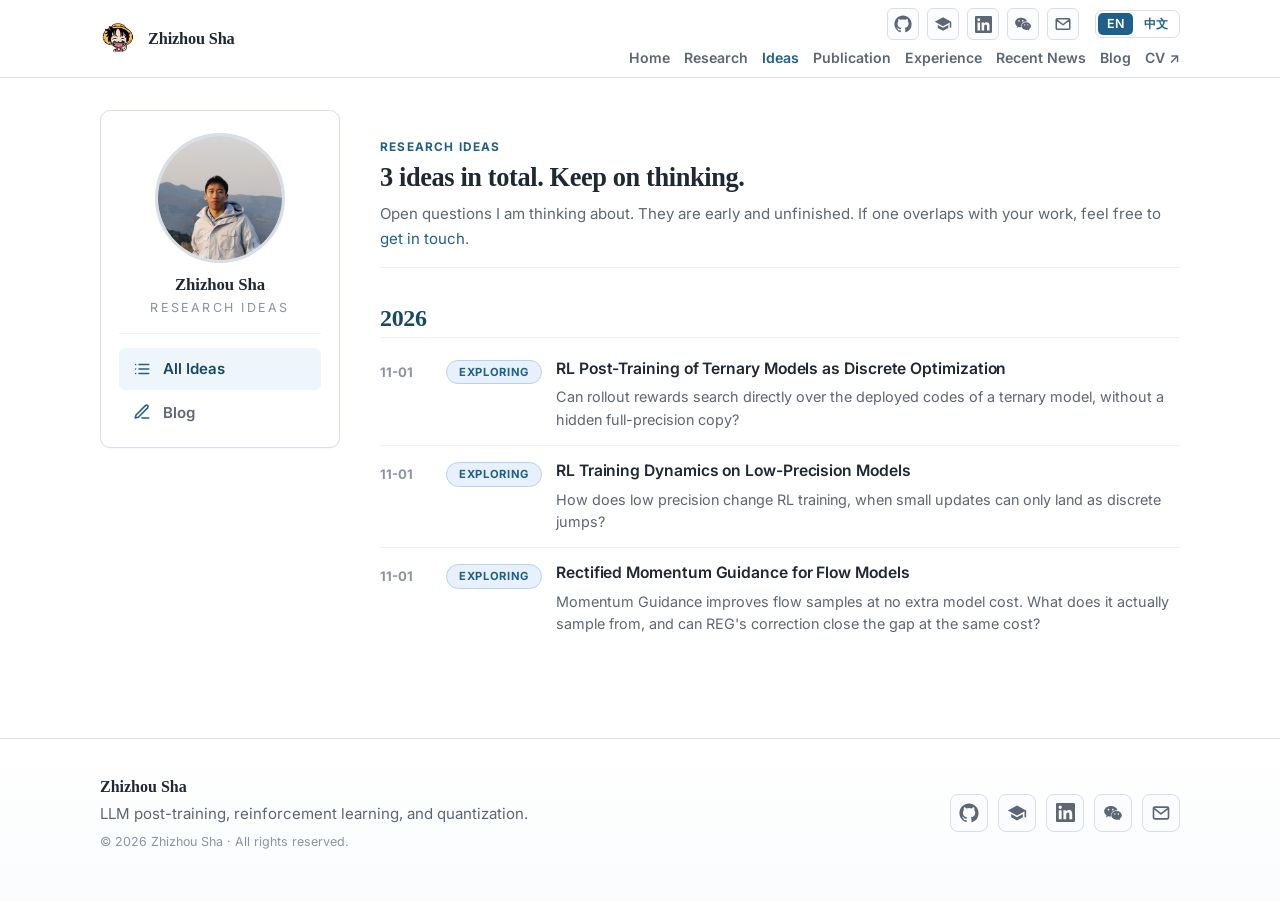
<file: ideas/index.html>
<!DOCTYPE html>
<!-- Overview of all ideas. To add an idea: copy a folder next to this file, rename it (the name becomes the URL), edit
     its text and Previous/Next links, then add an entry below and update the count in the h1.
     Status badges: news-badge-event = Exploring, news-badge-honor = Collab, news-badge-paper = Done. -->
<html lang="en">
  <head>
    <meta charset="UTF-8">
    <meta name="viewport" content="width=device-width, initial-scale=1">

    <title>Research Ideas | Zhizhou Sha</title>

    <meta name="author" content="Zhizhou Sha">
    <meta name="description" content="Open research questions Zhizhou Sha is thinking about.">
    <link rel="shortcut icon" href="../images/favicon/one_piece.jpg" type="image/x-icon">
    <link rel="preconnect" href="https://fonts.googleapis.com">
    <link rel="preconnect" href="https://fonts.gstatic.com" crossorigin>
    <link rel="stylesheet" href="https://fonts.googleapis.com/css2?family=Inter:wght@400;500;600;700;800&family=Newsreader:opsz,wght@6..72,500;6..72,700&display=swap">
    <link rel="stylesheet" type="text/css" href="../stylesheet.css">
  </head>

  <body id="top" data-title-zh="研究想法 | 沙之洲">
    <!-- Icons -->
    <svg xmlns="http://www.w3.org/2000/svg" style="display:none" aria-hidden="true">
      <symbol id="i-github" viewBox="0 0 24 24"><path fill="currentColor" d="M12 .5C5.65.5.5 5.65.5 12c0 5.09 3.29 9.4 7.86 10.93.57.1.78-.25.78-.55v-1.93c-3.2.7-3.87-1.54-3.87-1.54-.52-1.33-1.28-1.69-1.28-1.69-1.05-.72.08-.7.08-.7 1.16.08 1.77 1.19 1.77 1.19 1.03 1.77 2.7 1.26 3.36.96.1-.75.4-1.26.73-1.55-2.56-.29-5.25-1.28-5.25-5.7 0-1.26.45-2.29 1.19-3.1-.12-.29-.52-1.46.11-3.05 0 0 .97-.31 3.18 1.18a11.1 11.1 0 0 1 5.79 0c2.21-1.49 3.18-1.18 3.18-1.18.63 1.59.23 2.76.11 3.05.74.81 1.19 1.84 1.19 3.1 0 4.43-2.69 5.41-5.26 5.69.41.36.78 1.06.78 2.14v3.17c0 .31.21.66.79.55A11.5 11.5 0 0 0 23.5 12C23.5 5.65 18.35.5 12 .5z"/></symbol>
      <symbol id="i-scholar" viewBox="0 0 24 24"><path fill="currentColor" d="M12 3 1 9l11 6 9-4.91V17h2V9L12 3zM5 13.18v4L12 21l7-3.82v-4L12 17l-7-3.82z"/></symbol>
      <symbol id="i-linkedin" viewBox="0 0 24 24"><path fill="currentColor" d="M20.447 20.452h-3.554v-5.569c0-1.328-.027-3.037-1.852-3.037-1.853 0-2.136 1.445-2.136 2.939v5.667H9.351V9h3.414v1.561h.046c.477-.9 1.637-1.85 3.37-1.85 3.601 0 4.267 2.37 4.267 5.455v6.286zM5.337 7.433a2.062 2.062 0 1 1 0-4.124 2.062 2.062 0 0 1 0 4.124zM7.119 20.452H3.555V9h3.564v11.452zM22.225 0H1.771C.792 0 0 .774 0 1.729v20.542C0 23.227.792 24 1.771 24h20.451C23.2 24 24 23.227 24 22.271V1.729C24 .774 23.2 0 22.222 0h.003z"/></symbol>
      <symbol id="i-wechat" viewBox="0 0 24 24"><path fill="currentColor" d="M9.2 3.5C4.9 3.5 1.4 6.4 1.4 10c0 2 1.1 3.8 2.9 5l-.7 2.3 2.6-1.4c.9.3 1.9.4 3 .4h.5a5.6 5.6 0 0 1-.2-1.5c0-3.5 3.3-6.2 7.4-6.2h.5C16.8 5.5 13.3 3.5 9.2 3.5zM6.7 8.9a1 1 0 1 1 0-2.1 1 1 0 0 1 0 2.1zm5 0a1 1 0 1 1 0-2.1 1 1 0 0 1 0 2.1z"/><path fill="currentColor" d="M22.6 14.8c0-2.9-2.8-5.2-6.3-5.2s-6.3 2.3-6.3 5.2 2.8 5.2 6.3 5.2c.8 0 1.5-.1 2.2-.3l2 1.1-.5-1.8c1.6-1 2.6-2.5 2.6-4.2zm-8.3-.8a.85.85 0 1 1 0-1.7.85.85 0 0 1 0 1.7zm4.1 0a.85.85 0 1 1 0-1.7.85.85 0 0 1 0 1.7z"/></symbol>
      <symbol id="i-mail" viewBox="0 0 24 24"><path fill="none" stroke="currentColor" stroke-width="2" stroke-linecap="round" stroke-linejoin="round" d="M3 6.5A1.5 1.5 0 0 1 4.5 5h15A1.5 1.5 0 0 1 21 6.5v11a1.5 1.5 0 0 1-1.5 1.5h-15A1.5 1.5 0 0 1 3 17.5v-11zM3.5 6.5 12 13l8.5-6.5"/></symbol>
      <symbol id="i-list" viewBox="0 0 24 24"><path fill="none" stroke="currentColor" stroke-width="2" stroke-linecap="round" stroke-linejoin="round" d="M8 6h13M8 12h13M8 18h13M3.5 6h.01M3.5 12h.01M3.5 18h.01"/></symbol>
      <symbol id="i-pen" viewBox="0 0 24 24"><path fill="none" stroke="currentColor" stroke-width="2" stroke-linecap="round" stroke-linejoin="round" d="M12 20h9M16.5 3.5a2.12 2.12 0 0 1 3 3L7 19l-4 1 1-4L16.5 3.5z"/></symbol>
    </svg>

    <!-- Header -->
    <header class="site-header">
      <nav class="container nav" aria-label="Primary navigation">
        <a class="brand" href="../index.html" aria-label="Zhizhou Sha home">
          <span class="brand-mark" aria-hidden="true"><img src="../images/favicon/one_piece.jpg" alt="" width="38" height="38"></span>
          <span class="brand-text"><span class="en">Zhizhou Sha</span><span class="zh">沙之洲</span></span>
        </a>
        <div class="nav-end">
          <div class="header-social" aria-label="Social links">
            <a class="social-icon-link" href="https://github.com/JamesSand" aria-label="GitHub" title="GitHub" target="_blank" rel="noopener noreferrer"><svg width="18" height="18"><use href="#i-github"/></svg></a>
            <a class="social-icon-link" href="https://scholar.google.com/citations?user=eAObdYgAAAAJ" aria-label="Google Scholar" title="Google Scholar" target="_blank" rel="noopener noreferrer"><svg width="18" height="18"><use href="#i-scholar"/></svg></a>
            <a class="social-icon-link" href="https://www.linkedin.com/in/zhizhou-sha-017403280/" aria-label="LinkedIn" title="LinkedIn" target="_blank" rel="noopener noreferrer"><svg width="17" height="17"><use href="#i-linkedin"/></svg></a>
            <a class="social-icon-link" href="../data/wechat.jpg" aria-label="WeChat" title="WeChat" target="_blank" rel="noopener noreferrer"><svg width="18" height="18"><use href="#i-wechat"/></svg></a>
            <a class="social-icon-link" href="mailto:shazhizhou0@gmail.com" aria-label="Email" title="Email"><svg width="18" height="18"><use href="#i-mail"/></svg></a>
          </div>
          <div class="language-switch" role="group" aria-label="Language" translate="no">
            <button type="button" data-set-lang="en" aria-pressed="true">EN</button>
            <button type="button" data-set-lang="zh" aria-pressed="false">中文</button>
          </div>
          <div class="nav-links">
            <a href="../index.html"><span class="en">Home</span><span class="zh">首页</span></a>
            <a href="../index.html#research-highlights"><span class="en">Research</span><span class="zh">研究</span></a>
            <a href="./" class="is-current"><span class="en">Ideas</span><span class="zh">想法</span></a>
            <a href="../index.html#selected-publications"><span class="en">Publication</span><span class="zh">论文</span></a>
            <a href="../index.html#work"><span class="en">Experience</span><span class="zh">经历</span></a>
            <a href="../index.html#recent-news"><span class="en">Recent News</span><span class="zh">近期动态</span></a>
            <a href="https://jamessand.github.io/blog/" target="_blank" rel="noopener noreferrer"><span class="en">Blog</span><span class="zh">博客</span></a>
            <a href="../data/zhizhousha-ut-austin-cs-phd.pdf" target="_blank" rel="noopener noreferrer"><span class="en">CV</span><span class="zh">简历</span><span class="nav-external" aria-hidden="true"> ↗</span></a>
          </div>
        </div>
      </nav>
    </header>

    <main class="idea-page">
      <div class="container idea-layout">
        <aside class="idea-sidebar">
          <div class="idea-card">
            <div class="idea-avatar"><img src="../images/profile.jpg" alt="Zhizhou Sha"></div>
            <h2 class="idea-author"><span class="en">Zhizhou Sha</span><span class="zh">沙之洲</span></h2>
            <p class="idea-author-tagline"><span class="en">Research Ideas</span><span class="zh">研究想法</span></p>
            <nav class="idea-sidebar-nav" aria-label="Ideas navigation">
              <a href="./" aria-current="page">
                <span class="idea-nav-icon" aria-hidden="true"><svg width="18" height="18"><use href="#i-list"/></svg></span>
                <span class="en">All Ideas</span><span class="zh">全部想法</span>
              </a>
              <a href="https://jamessand.github.io/blog/">
                <span class="idea-nav-icon" aria-hidden="true"><svg width="18" height="18"><use href="#i-pen"/></svg></span>
                <span class="en">Blog</span><span class="zh">博客</span>
              </a>
            </nav>
          </div>
        </aside>

        <section class="idea-main">
          <header class="idea-header">
            <p class="idea-kicker"><span class="en">Research Ideas</span><span class="zh">研究想法</span></p>
            <h1><span class="en">3 ideas in total. Keep on thinking.</span><span class="zh">共 3 条想法，继续想。</span></h1>
            <p class="idea-header-note"><span class="en">Open questions I am thinking about. They are early and unfinished. If one overlaps with your work, feel free to <a href="mailto:shazhizhou0@gmail.com">get in touch</a>.</span><span class="zh">这里记录我正在思考的开放问题，都还在早期，没有成形。如果和你的工作有交集，欢迎<a href="mailto:shazhizhou0@gmail.com">联系我</a>。</span></p>
          </header>
          <div class="idea-archive">
            <h2 class="idea-year">2026</h2>
            <ul class="idea-list">
              <li class="idea-entry">
                <time class="idea-entry-date" datetime="2026-11-01">11-01</time>
                <span class="news-badge news-badge-event">Exploring</span>
                <div class="idea-entry-body">
                  <h3 class="idea-entry-title"><a href="ternary-discrete-optimization/"><span class="en">RL Post-Training of Ternary Models as Discrete Optimization</span><span class="zh">把三值模型的 RL 后训练当作离散优化问题</span></a></h3>
                  <p class="idea-entry-excerpt"><span class="en">Can rollout rewards search directly over the deployed codes of a ternary model, without a hidden full-precision copy?</span><span class="zh">能不能用 rollout 的 reward 直接在三值模型部署的码上搜索，不再维护隐藏的全精度副本？</span></p>
                </div>
              </li>
              <li class="idea-entry">
                <time class="idea-entry-date" datetime="2026-11-01">11-01</time>
                <span class="news-badge news-badge-event">Exploring</span>
                <div class="idea-entry-body">
                  <h3 class="idea-entry-title"><a href="low-precision-rl-dynamics/"><span class="en">RL Training Dynamics on Low-Precision Models</span><span class="zh">低精度模型上的 RL 训练动力学</span></a></h3>
                  <p class="idea-entry-excerpt"><span class="en">How does low precision change RL training, when small updates can only land as discrete jumps?</span><span class="zh">当微小更新只能以离散跳变落到权重上时，低精度怎样改变 RL 训练？</span></p>
                </div>
              </li>
              <li class="idea-entry">
                <time class="idea-entry-date" datetime="2026-11-01">11-01</time>
                <span class="news-badge news-badge-event">Exploring</span>
                <div class="idea-entry-body">
                  <h3 class="idea-entry-title"><a href="rectified-momentum-guidance/"><span class="en">Rectified Momentum Guidance for Flow Models</span><span class="zh">流模型上的修正动量引导</span></a></h3>
                  <p class="idea-entry-excerpt"><span class="en">Momentum Guidance improves flow samples at no extra model cost. What does it actually sample from, and can REG's correction close the gap at the same cost?</span><span class="zh">Momentum Guidance 不增加模型调用就能提升流模型的样本。它到底在向什么目标采样，REG 的修正能否在同样成本下补上这个差距？</span></p>
                </div>
              </li>
            </ul>
          </div>
        </section>
      </div>
    </main>

    <!-- Footer -->
    <footer class="footer">
      <div class="container footer-inner">
        <div class="footer-brand">
          <strong><span class="en">Zhizhou Sha</span><span class="zh">沙之洲</span></strong>
          <div class="small"><span class="en">LLM post-training, reinforcement learning, and quantization.</span><span class="zh">大模型后训练、强化学习与量化。</span></div>
          <div class="small footer-copy"><span class="en">© 2026 Zhizhou Sha · All rights reserved.</span><span class="zh">© 2026 沙之洲 · 保留所有权利。</span></div>
        </div>
        <div class="footer-social" aria-label="Social links">
          <a class="social-icon-link md" href="https://github.com/JamesSand" aria-label="GitHub" title="GitHub" target="_blank" rel="noopener noreferrer"><svg width="20" height="20"><use href="#i-github"/></svg></a>
          <a class="social-icon-link md" href="https://scholar.google.com/citations?user=eAObdYgAAAAJ" aria-label="Google Scholar" title="Google Scholar" target="_blank" rel="noopener noreferrer"><svg width="20" height="20"><use href="#i-scholar"/></svg></a>
          <a class="social-icon-link md" href="https://www.linkedin.com/in/zhizhou-sha-017403280/" aria-label="LinkedIn" title="LinkedIn" target="_blank" rel="noopener noreferrer"><svg width="19" height="19"><use href="#i-linkedin"/></svg></a>
          <a class="social-icon-link md" href="../data/wechat.jpg" aria-label="WeChat" title="WeChat" target="_blank" rel="noopener noreferrer"><svg width="20" height="20"><use href="#i-wechat"/></svg></a>
          <a class="social-icon-link md" href="mailto:shazhizhou0@gmail.com" aria-label="Email" title="Email"><svg width="20" height="20"><use href="#i-mail"/></svg></a>
        </div>
      </div>
    </footer>

    <script src="../site.js"></script>
  </body>
</html>
</file>
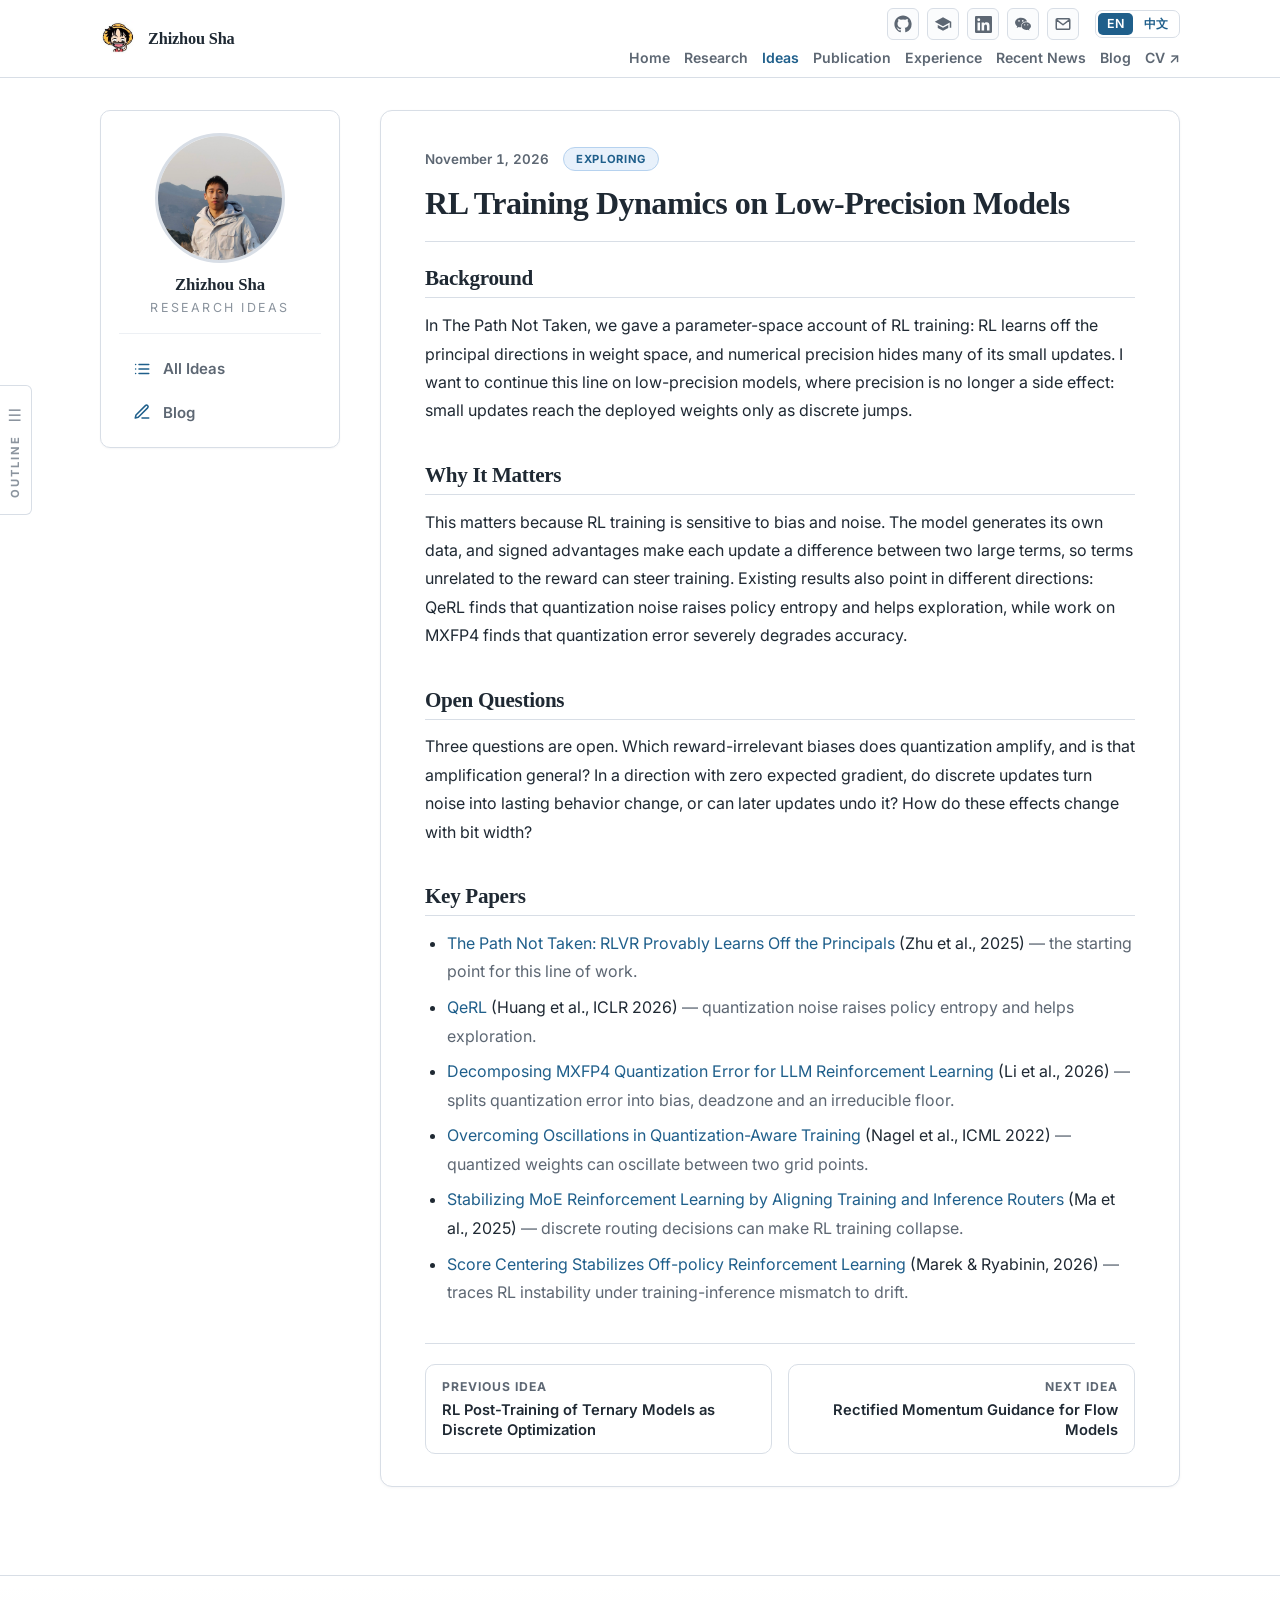
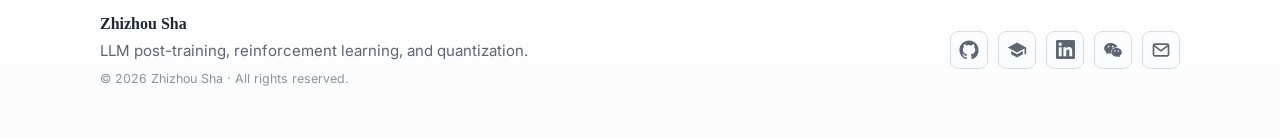
<file: ideas/low-precision-rl-dynamics/index.html>
<!DOCTYPE html>
<!-- One idea, one page. To add an idea: copy this folder, rename it (the name becomes the URL), edit the text and the
     Previous/Next links, then add an entry to ../index.html. -->
<html lang="en">
  <head>
    <meta charset="UTF-8">
    <meta name="viewport" content="width=device-width, initial-scale=1">

    <title>RL Training Dynamics on Low-Precision Models | Zhizhou Sha</title>

    <meta name="author" content="Zhizhou Sha">
    <meta name="description" content="How does low precision change RL training, when small updates can only land as discrete jumps?">
    <link rel="shortcut icon" href="../../images/favicon/one_piece.jpg" type="image/x-icon">
    <link rel="preconnect" href="https://fonts.googleapis.com">
    <link rel="preconnect" href="https://fonts.gstatic.com" crossorigin>
    <link rel="stylesheet" href="https://fonts.googleapis.com/css2?family=Inter:wght@400;500;600;700;800&family=Newsreader:opsz,wght@6..72,500;6..72,700&display=swap">
    <link rel="stylesheet" type="text/css" href="../../stylesheet.css">
  </head>

  <body id="top" data-title-zh="低精度模型上的 RL 训练动力学 | 沙之洲">
    <!-- Icons -->
    <svg xmlns="http://www.w3.org/2000/svg" style="display:none" aria-hidden="true">
      <symbol id="i-github" viewBox="0 0 24 24"><path fill="currentColor" d="M12 .5C5.65.5.5 5.65.5 12c0 5.09 3.29 9.4 7.86 10.93.57.1.78-.25.78-.55v-1.93c-3.2.7-3.87-1.54-3.87-1.54-.52-1.33-1.28-1.69-1.28-1.69-1.05-.72.08-.7.08-.7 1.16.08 1.77 1.19 1.77 1.19 1.03 1.77 2.7 1.26 3.36.96.1-.75.4-1.26.73-1.55-2.56-.29-5.25-1.28-5.25-5.7 0-1.26.45-2.29 1.19-3.1-.12-.29-.52-1.46.11-3.05 0 0 .97-.31 3.18 1.18a11.1 11.1 0 0 1 5.79 0c2.21-1.49 3.18-1.18 3.18-1.18.63 1.59.23 2.76.11 3.05.74.81 1.19 1.84 1.19 3.1 0 4.43-2.69 5.41-5.26 5.69.41.36.78 1.06.78 2.14v3.17c0 .31.21.66.79.55A11.5 11.5 0 0 0 23.5 12C23.5 5.65 18.35.5 12 .5z"/></symbol>
      <symbol id="i-scholar" viewBox="0 0 24 24"><path fill="currentColor" d="M12 3 1 9l11 6 9-4.91V17h2V9L12 3zM5 13.18v4L12 21l7-3.82v-4L12 17l-7-3.82z"/></symbol>
      <symbol id="i-linkedin" viewBox="0 0 24 24"><path fill="currentColor" d="M20.447 20.452h-3.554v-5.569c0-1.328-.027-3.037-1.852-3.037-1.853 0-2.136 1.445-2.136 2.939v5.667H9.351V9h3.414v1.561h.046c.477-.9 1.637-1.85 3.37-1.85 3.601 0 4.267 2.37 4.267 5.455v6.286zM5.337 7.433a2.062 2.062 0 1 1 0-4.124 2.062 2.062 0 0 1 0 4.124zM7.119 20.452H3.555V9h3.564v11.452zM22.225 0H1.771C.792 0 0 .774 0 1.729v20.542C0 23.227.792 24 1.771 24h20.451C23.2 24 24 23.227 24 22.271V1.729C24 .774 23.2 0 22.222 0h.003z"/></symbol>
      <symbol id="i-wechat" viewBox="0 0 24 24"><path fill="currentColor" d="M9.2 3.5C4.9 3.5 1.4 6.4 1.4 10c0 2 1.1 3.8 2.9 5l-.7 2.3 2.6-1.4c.9.3 1.9.4 3 .4h.5a5.6 5.6 0 0 1-.2-1.5c0-3.5 3.3-6.2 7.4-6.2h.5C16.8 5.5 13.3 3.5 9.2 3.5zM6.7 8.9a1 1 0 1 1 0-2.1 1 1 0 0 1 0 2.1zm5 0a1 1 0 1 1 0-2.1 1 1 0 0 1 0 2.1z"/><path fill="currentColor" d="M22.6 14.8c0-2.9-2.8-5.2-6.3-5.2s-6.3 2.3-6.3 5.2 2.8 5.2 6.3 5.2c.8 0 1.5-.1 2.2-.3l2 1.1-.5-1.8c1.6-1 2.6-2.5 2.6-4.2zm-8.3-.8a.85.85 0 1 1 0-1.7.85.85 0 0 1 0 1.7zm4.1 0a.85.85 0 1 1 0-1.7.85.85 0 0 1 0 1.7z"/></symbol>
      <symbol id="i-mail" viewBox="0 0 24 24"><path fill="none" stroke="currentColor" stroke-width="2" stroke-linecap="round" stroke-linejoin="round" d="M3 6.5A1.5 1.5 0 0 1 4.5 5h15A1.5 1.5 0 0 1 21 6.5v11a1.5 1.5 0 0 1-1.5 1.5h-15A1.5 1.5 0 0 1 3 17.5v-11zM3.5 6.5 12 13l8.5-6.5"/></symbol>
      <symbol id="i-list" viewBox="0 0 24 24"><path fill="none" stroke="currentColor" stroke-width="2" stroke-linecap="round" stroke-linejoin="round" d="M8 6h13M8 12h13M8 18h13M3.5 6h.01M3.5 12h.01M3.5 18h.01"/></symbol>
      <symbol id="i-pen" viewBox="0 0 24 24"><path fill="none" stroke="currentColor" stroke-width="2" stroke-linecap="round" stroke-linejoin="round" d="M12 20h9M16.5 3.5a2.12 2.12 0 0 1 3 3L7 19l-4 1 1-4L16.5 3.5z"/></symbol>
    </svg>

    <!-- Header -->
    <header class="site-header">
      <nav class="container nav" aria-label="Primary navigation">
        <a class="brand" href="../../index.html" aria-label="Zhizhou Sha home">
          <span class="brand-mark" aria-hidden="true"><img src="../../images/favicon/one_piece.jpg" alt="" width="38" height="38"></span>
          <span class="brand-text"><span class="en">Zhizhou Sha</span><span class="zh">沙之洲</span></span>
        </a>
        <div class="nav-end">
          <div class="header-social" aria-label="Social links">
            <a class="social-icon-link" href="https://github.com/JamesSand" aria-label="GitHub" title="GitHub" target="_blank" rel="noopener noreferrer"><svg width="18" height="18"><use href="#i-github"/></svg></a>
            <a class="social-icon-link" href="https://scholar.google.com/citations?user=eAObdYgAAAAJ" aria-label="Google Scholar" title="Google Scholar" target="_blank" rel="noopener noreferrer"><svg width="18" height="18"><use href="#i-scholar"/></svg></a>
            <a class="social-icon-link" href="https://www.linkedin.com/in/zhizhou-sha-017403280/" aria-label="LinkedIn" title="LinkedIn" target="_blank" rel="noopener noreferrer"><svg width="17" height="17"><use href="#i-linkedin"/></svg></a>
            <a class="social-icon-link" href="../../data/wechat.jpg" aria-label="WeChat" title="WeChat" target="_blank" rel="noopener noreferrer"><svg width="18" height="18"><use href="#i-wechat"/></svg></a>
            <a class="social-icon-link" href="mailto:shazhizhou0@gmail.com" aria-label="Email" title="Email"><svg width="18" height="18"><use href="#i-mail"/></svg></a>
          </div>
          <div class="language-switch" role="group" aria-label="Language" translate="no">
            <button type="button" data-set-lang="en" aria-pressed="true">EN</button>
            <button type="button" data-set-lang="zh" aria-pressed="false">中文</button>
          </div>
          <div class="nav-links">
            <a href="../../index.html"><span class="en">Home</span><span class="zh">首页</span></a>
            <a href="../../index.html#research-highlights"><span class="en">Research</span><span class="zh">研究</span></a>
            <a href="../" class="is-current"><span class="en">Ideas</span><span class="zh">想法</span></a>
            <a href="../../index.html#selected-publications"><span class="en">Publication</span><span class="zh">论文</span></a>
            <a href="../../index.html#work"><span class="en">Experience</span><span class="zh">经历</span></a>
            <a href="../../index.html#recent-news"><span class="en">Recent News</span><span class="zh">近期动态</span></a>
            <a href="https://jamessand.github.io/blog/" target="_blank" rel="noopener noreferrer"><span class="en">Blog</span><span class="zh">博客</span></a>
            <a href="../../data/zhizhousha-ut-austin-cs-phd.pdf" target="_blank" rel="noopener noreferrer"><span class="en">CV</span><span class="zh">简历</span><span class="nav-external" aria-hidden="true"> ↗</span></a>
          </div>
        </div>
      </nav>
    </header>

    <!-- Outline -->
    <nav class="page-toc" aria-label="Page outline" data-heading-selector=".idea-post-body h2">
      <div class="page-toc-handle" aria-hidden="true">
        <span class="page-toc-handle-icon">☰</span>
        <span class="page-toc-handle-label">Outline</span>
      </div>
      <div class="page-toc-panel">
        <p class="page-toc-title"><span class="en">On this page</span><span class="zh">本页目录</span></p>
        <ul class="page-toc-list"></ul>
      </div>
    </nav>

    <main class="idea-page">
      <div class="container idea-layout">
        <aside class="idea-sidebar">
          <div class="idea-card">
            <div class="idea-avatar"><img src="../../images/profile.jpg" alt="Zhizhou Sha"></div>
            <h2 class="idea-author"><span class="en">Zhizhou Sha</span><span class="zh">沙之洲</span></h2>
            <p class="idea-author-tagline"><span class="en">Research Ideas</span><span class="zh">研究想法</span></p>
            <nav class="idea-sidebar-nav" aria-label="Ideas navigation">
              <a href="../">
                <span class="idea-nav-icon" aria-hidden="true"><svg width="18" height="18"><use href="#i-list"/></svg></span>
                <span class="en">All Ideas</span><span class="zh">全部想法</span>
              </a>
              <a href="https://jamessand.github.io/blog/">
                <span class="idea-nav-icon" aria-hidden="true"><svg width="18" height="18"><use href="#i-pen"/></svg></span>
                <span class="en">Blog</span><span class="zh">博客</span>
              </a>
            </nav>
          </div>
        </aside>

        <article class="idea-post">
          <header class="idea-post-header">
            <p class="idea-post-meta">
              <time datetime="2026-11-01"><span class="en">November 1, 2026</span><span class="zh">2026 年 11 月 1 日</span></time>
              <span class="news-badge news-badge-event">Exploring</span>
            </p>
            <h1><span class="en">RL Training Dynamics on Low-Precision Models</span><span class="zh">低精度模型上的 RL 训练动力学</span></h1>
          </header>
          <div class="idea-post-body">
            <h2 id="background"><span class="en">Background</span><span class="zh">背景</span></h2>
            <p>
              <span class="en">In The Path Not Taken, we gave a parameter-space account of RL training: RL learns off the principal directions in weight space, and numerical precision hides many of its small updates. I want to continue this line on low-precision models, where precision is no longer a side effect: small updates reach the deployed weights only as discrete jumps.</span>
              <span class="zh">在 The Path Not Taken 里，我们从参数空间解释了 RL 训练：RL 在权重空间中沿非主方向学习，而数值精度遮住了很多微小的更新。我想在低精度模型上继续这条线。到了这里，精度不再是副作用：微小的更新只能以离散跳变的形式落到部署的权重上。</span>
            </p>
            <h2 id="why-it-matters"><span class="en">Why It Matters</span><span class="zh">为什么重要</span></h2>
            <p>
              <span class="en">This matters because RL training is sensitive to bias and noise. The model generates its own data, and signed advantages make each update a difference between two large terms, so terms unrelated to the reward can steer training. Existing results also point in different directions: QeRL finds that quantization noise raises policy entropy and helps exploration, while work on MXFP4 finds that quantization error severely degrades accuracy.</span>
              <span class="zh">这件事重要，是因为 RL 训练对偏置和噪声很敏感。模型自己生成训练数据，带符号的优势又让每步更新变成两个大项之差，所以和 reward 无关的项也可能左右训练。已有结果的方向也不一致：QeRL 发现量化噪声会提高策略熵、有助于探索，而针对 MXFP4 的工作发现量化误差会严重降低准确率。</span>
            </p>
            <h2 id="open-questions"><span class="en">Open Questions</span><span class="zh">开放问题</span></h2>
            <p>
              <span class="en">Three questions are open. Which reward-irrelevant biases does quantization amplify, and is that amplification general? In a direction with zero expected gradient, do discrete updates turn noise into lasting behavior change, or can later updates undo it? How do these effects change with bit width?</span>
              <span class="zh">现在有三个开放问题：量化放大的是哪些和 reward 无关的偏置，这种放大是否普遍成立？在期望梯度为零的方向上，离散更新会不会把噪声变成持久的行为变化，后续更新还能不能撤销它？这些效应随位宽怎样变化？</span>
            </p>
            <h2 id="key-papers"><span class="en">Key Papers</span><span class="zh">关键论文</span></h2>
            <ul>
              <li><a href="https://arxiv.org/abs/2511.08567" target="_blank" rel="noopener noreferrer">The Path Not Taken: RLVR Provably Learns Off the Principals</a> (Zhu et al., 2025)<span class="idea-paper-note"><span class="en"> — the starting point for this line of work.</span><span class="zh"> — 这条线的起点。</span></span></li>
              <li><a href="https://arxiv.org/abs/2510.11696" target="_blank" rel="noopener noreferrer">QeRL</a> (Huang et al., ICLR 2026)<span class="idea-paper-note"><span class="en"> — quantization noise raises policy entropy and helps exploration.</span><span class="zh"> — 量化噪声提高策略熵，有助于探索。</span></span></li>
              <li><a href="https://arxiv.org/abs/2605.20402" target="_blank" rel="noopener noreferrer">Decomposing MXFP4 Quantization Error for LLM Reinforcement Learning</a> (Li et al., 2026)<span class="idea-paper-note"><span class="en"> — splits quantization error into bias, deadzone and an irreducible floor.</span><span class="zh"> — 把量化误差拆成偏置、死区和不可消除的下限。</span></span></li>
              <li><a href="https://arxiv.org/abs/2203.11086" target="_blank" rel="noopener noreferrer">Overcoming Oscillations in Quantization-Aware Training</a> (Nagel et al., ICML 2022)<span class="idea-paper-note"><span class="en"> — quantized weights can oscillate between two grid points.</span><span class="zh"> — 量化权重可能在两个格点之间来回振荡。</span></span></li>
              <li><a href="https://arxiv.org/abs/2510.11370" target="_blank" rel="noopener noreferrer">Stabilizing MoE Reinforcement Learning by Aligning Training and Inference Routers</a> (Ma et al., 2025)<span class="idea-paper-note"><span class="en"> — discrete routing decisions can make RL training collapse.</span><span class="zh"> — 离散的路由决策可能让 RL 训练崩溃。</span></span></li>
              <li><a href="https://arxiv.org/abs/2609.20807" target="_blank" rel="noopener noreferrer">Score Centering Stabilizes Off-policy Reinforcement Learning</a> (Marek &amp; Ryabinin, 2026)<span class="idea-paper-note"><span class="en"> — traces RL instability under training-inference mismatch to drift.</span><span class="zh"> — 把训练-推理失配下的 RL 不稳定归因于 drift。</span></span></li>
            </ul>
          </div>
          <footer class="idea-post-footer">
            <nav class="idea-post-nav" aria-label="More ideas">
              <a class="idea-post-nav-link" href="../ternary-discrete-optimization/">
                <span class="idea-post-nav-label"><span class="en">Previous idea</span><span class="zh">上一条</span></span>
                <span class="idea-post-nav-title"><span class="en">RL Post-Training of Ternary Models as Discrete Optimization</span><span class="zh">把三值模型的 RL 后训练当作离散优化问题</span></span>
              </a>
              <a class="idea-post-nav-link idea-post-nav-next" href="../rectified-momentum-guidance/">
                <span class="idea-post-nav-label"><span class="en">Next idea</span><span class="zh">下一条</span></span>
                <span class="idea-post-nav-title"><span class="en">Rectified Momentum Guidance for Flow Models</span><span class="zh">流模型上的修正动量引导</span></span>
              </a>
            </nav>
          </footer>
        </article>
      </div>
    </main>

    <!-- Footer -->
    <footer class="footer">
      <div class="container footer-inner">
        <div class="footer-brand">
          <strong><span class="en">Zhizhou Sha</span><span class="zh">沙之洲</span></strong>
          <div class="small"><span class="en">LLM post-training, reinforcement learning, and quantization.</span><span class="zh">大模型后训练、强化学习与量化。</span></div>
          <div class="small footer-copy"><span class="en">© 2026 Zhizhou Sha · All rights reserved.</span><span class="zh">© 2026 沙之洲 · 保留所有权利。</span></div>
        </div>
        <div class="footer-social" aria-label="Social links">
          <a class="social-icon-link md" href="https://github.com/JamesSand" aria-label="GitHub" title="GitHub" target="_blank" rel="noopener noreferrer"><svg width="20" height="20"><use href="#i-github"/></svg></a>
          <a class="social-icon-link md" href="https://scholar.google.com/citations?user=eAObdYgAAAAJ" aria-label="Google Scholar" title="Google Scholar" target="_blank" rel="noopener noreferrer"><svg width="20" height="20"><use href="#i-scholar"/></svg></a>
          <a class="social-icon-link md" href="https://www.linkedin.com/in/zhizhou-sha-017403280/" aria-label="LinkedIn" title="LinkedIn" target="_blank" rel="noopener noreferrer"><svg width="19" height="19"><use href="#i-linkedin"/></svg></a>
          <a class="social-icon-link md" href="../../data/wechat.jpg" aria-label="WeChat" title="WeChat" target="_blank" rel="noopener noreferrer"><svg width="20" height="20"><use href="#i-wechat"/></svg></a>
          <a class="social-icon-link md" href="mailto:shazhizhou0@gmail.com" aria-label="Email" title="Email"><svg width="20" height="20"><use href="#i-mail"/></svg></a>
        </div>
      </div>
    </footer>

    <script src="../../site.js"></script>
  </body>
</html>
</file>
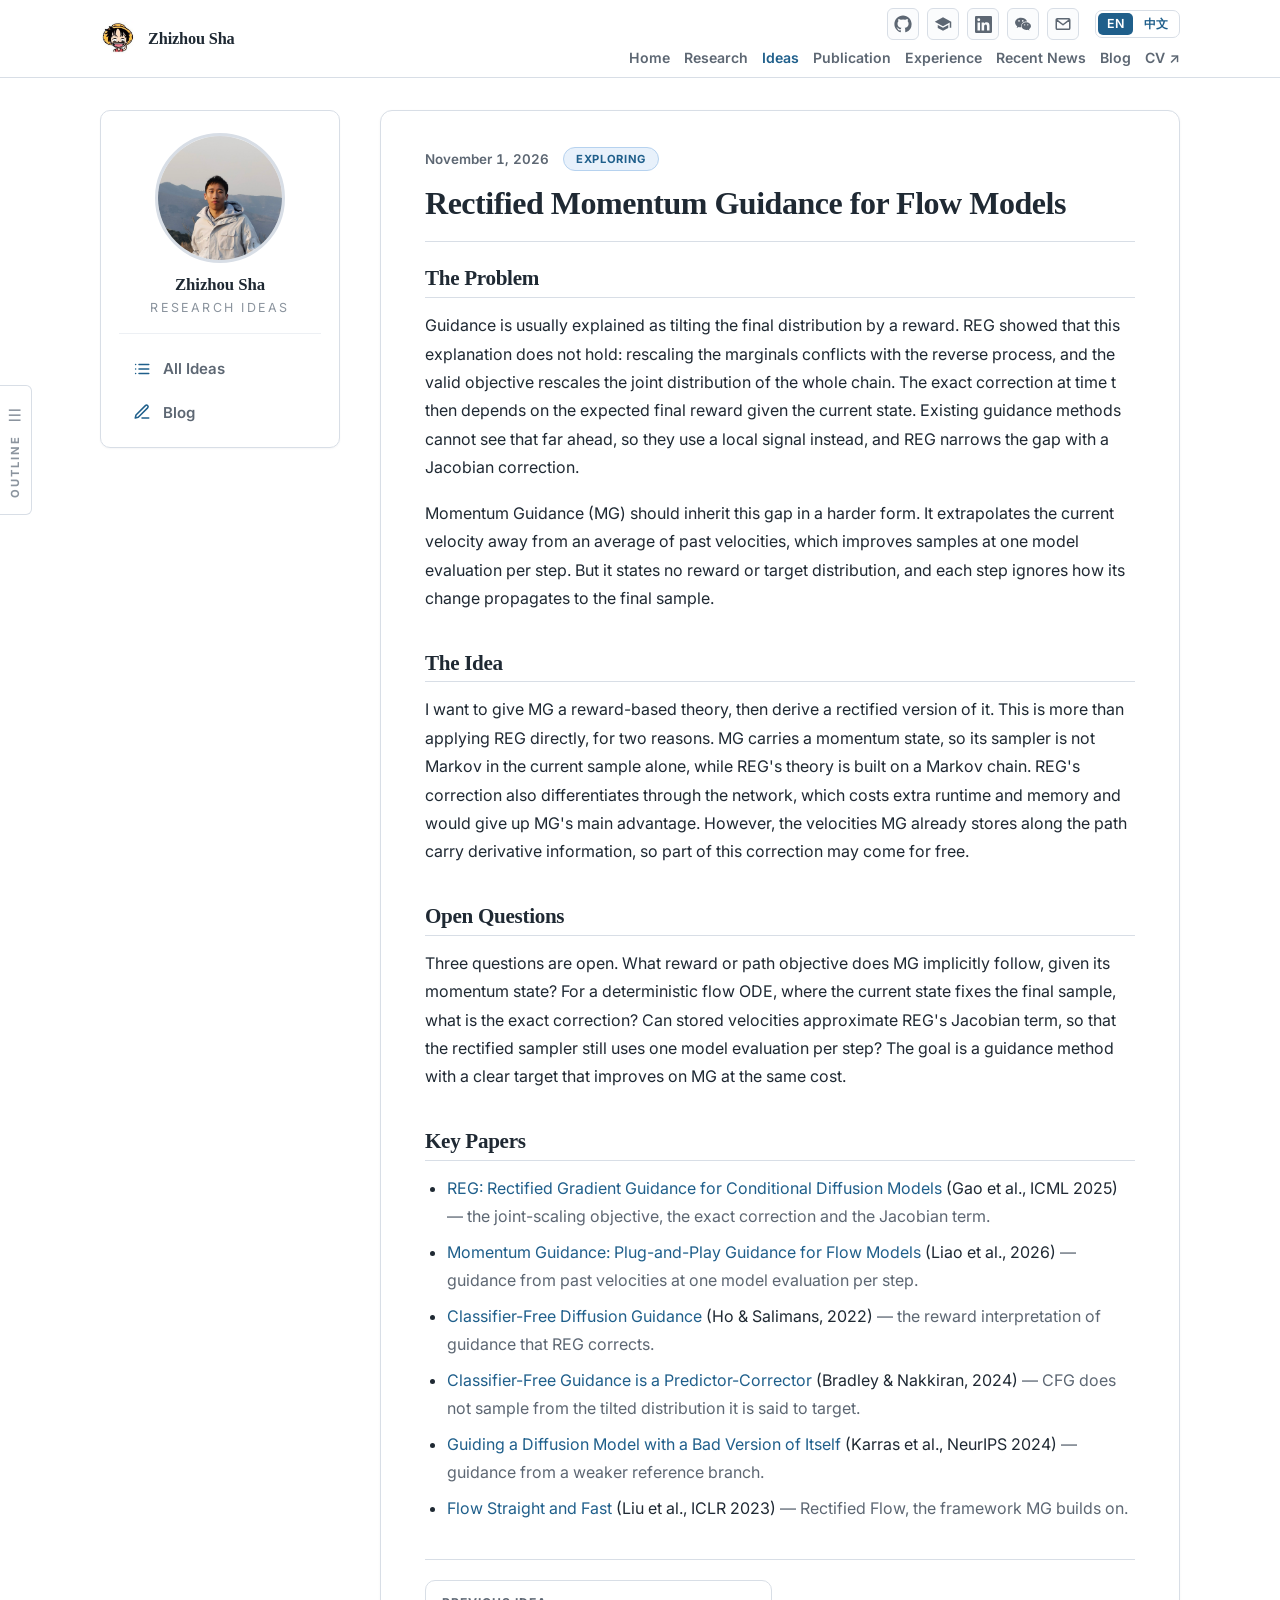
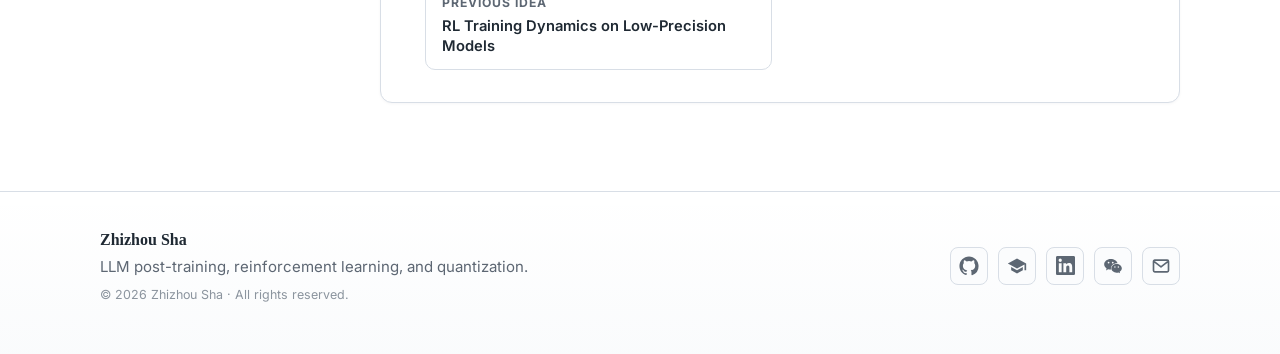
<file: ideas/rectified-momentum-guidance/index.html>
<!DOCTYPE html>
<!-- One idea, one page. To add an idea: copy this folder, rename it (the name becomes the URL), edit the text and the
     Previous/Next links, then add an entry to ../index.html. -->
<html lang="en">
  <head>
    <meta charset="UTF-8">
    <meta name="viewport" content="width=device-width, initial-scale=1">

    <title>Rectified Momentum Guidance for Flow Models | Zhizhou Sha</title>

    <meta name="author" content="Zhizhou Sha">
    <meta name="description" content="Momentum Guidance improves flow samples at no extra model cost. What does it actually sample from, and can REG's correction close the gap at the same cost?">
    <link rel="shortcut icon" href="../../images/favicon/one_piece.jpg" type="image/x-icon">
    <link rel="preconnect" href="https://fonts.googleapis.com">
    <link rel="preconnect" href="https://fonts.gstatic.com" crossorigin>
    <link rel="stylesheet" href="https://fonts.googleapis.com/css2?family=Inter:wght@400;500;600;700;800&family=Newsreader:opsz,wght@6..72,500;6..72,700&display=swap">
    <link rel="stylesheet" type="text/css" href="../../stylesheet.css">
  </head>

  <body id="top" data-title-zh="流模型上的修正动量引导 | 沙之洲">
    <!-- Icons -->
    <svg xmlns="http://www.w3.org/2000/svg" style="display:none" aria-hidden="true">
      <symbol id="i-github" viewBox="0 0 24 24"><path fill="currentColor" d="M12 .5C5.65.5.5 5.65.5 12c0 5.09 3.29 9.4 7.86 10.93.57.1.78-.25.78-.55v-1.93c-3.2.7-3.87-1.54-3.87-1.54-.52-1.33-1.28-1.69-1.28-1.69-1.05-.72.08-.7.08-.7 1.16.08 1.77 1.19 1.77 1.19 1.03 1.77 2.7 1.26 3.36.96.1-.75.4-1.26.73-1.55-2.56-.29-5.25-1.28-5.25-5.7 0-1.26.45-2.29 1.19-3.1-.12-.29-.52-1.46.11-3.05 0 0 .97-.31 3.18 1.18a11.1 11.1 0 0 1 5.79 0c2.21-1.49 3.18-1.18 3.18-1.18.63 1.59.23 2.76.11 3.05.74.81 1.19 1.84 1.19 3.1 0 4.43-2.69 5.41-5.26 5.69.41.36.78 1.06.78 2.14v3.17c0 .31.21.66.79.55A11.5 11.5 0 0 0 23.5 12C23.5 5.65 18.35.5 12 .5z"/></symbol>
      <symbol id="i-scholar" viewBox="0 0 24 24"><path fill="currentColor" d="M12 3 1 9l11 6 9-4.91V17h2V9L12 3zM5 13.18v4L12 21l7-3.82v-4L12 17l-7-3.82z"/></symbol>
      <symbol id="i-linkedin" viewBox="0 0 24 24"><path fill="currentColor" d="M20.447 20.452h-3.554v-5.569c0-1.328-.027-3.037-1.852-3.037-1.853 0-2.136 1.445-2.136 2.939v5.667H9.351V9h3.414v1.561h.046c.477-.9 1.637-1.85 3.37-1.85 3.601 0 4.267 2.37 4.267 5.455v6.286zM5.337 7.433a2.062 2.062 0 1 1 0-4.124 2.062 2.062 0 0 1 0 4.124zM7.119 20.452H3.555V9h3.564v11.452zM22.225 0H1.771C.792 0 0 .774 0 1.729v20.542C0 23.227.792 24 1.771 24h20.451C23.2 24 24 23.227 24 22.271V1.729C24 .774 23.2 0 22.222 0h.003z"/></symbol>
      <symbol id="i-wechat" viewBox="0 0 24 24"><path fill="currentColor" d="M9.2 3.5C4.9 3.5 1.4 6.4 1.4 10c0 2 1.1 3.8 2.9 5l-.7 2.3 2.6-1.4c.9.3 1.9.4 3 .4h.5a5.6 5.6 0 0 1-.2-1.5c0-3.5 3.3-6.2 7.4-6.2h.5C16.8 5.5 13.3 3.5 9.2 3.5zM6.7 8.9a1 1 0 1 1 0-2.1 1 1 0 0 1 0 2.1zm5 0a1 1 0 1 1 0-2.1 1 1 0 0 1 0 2.1z"/><path fill="currentColor" d="M22.6 14.8c0-2.9-2.8-5.2-6.3-5.2s-6.3 2.3-6.3 5.2 2.8 5.2 6.3 5.2c.8 0 1.5-.1 2.2-.3l2 1.1-.5-1.8c1.6-1 2.6-2.5 2.6-4.2zm-8.3-.8a.85.85 0 1 1 0-1.7.85.85 0 0 1 0 1.7zm4.1 0a.85.85 0 1 1 0-1.7.85.85 0 0 1 0 1.7z"/></symbol>
      <symbol id="i-mail" viewBox="0 0 24 24"><path fill="none" stroke="currentColor" stroke-width="2" stroke-linecap="round" stroke-linejoin="round" d="M3 6.5A1.5 1.5 0 0 1 4.5 5h15A1.5 1.5 0 0 1 21 6.5v11a1.5 1.5 0 0 1-1.5 1.5h-15A1.5 1.5 0 0 1 3 17.5v-11zM3.5 6.5 12 13l8.5-6.5"/></symbol>
      <symbol id="i-list" viewBox="0 0 24 24"><path fill="none" stroke="currentColor" stroke-width="2" stroke-linecap="round" stroke-linejoin="round" d="M8 6h13M8 12h13M8 18h13M3.5 6h.01M3.5 12h.01M3.5 18h.01"/></symbol>
      <symbol id="i-pen" viewBox="0 0 24 24"><path fill="none" stroke="currentColor" stroke-width="2" stroke-linecap="round" stroke-linejoin="round" d="M12 20h9M16.5 3.5a2.12 2.12 0 0 1 3 3L7 19l-4 1 1-4L16.5 3.5z"/></symbol>
    </svg>

    <!-- Header -->
    <header class="site-header">
      <nav class="container nav" aria-label="Primary navigation">
        <a class="brand" href="../../index.html" aria-label="Zhizhou Sha home">
          <span class="brand-mark" aria-hidden="true"><img src="../../images/favicon/one_piece.jpg" alt="" width="38" height="38"></span>
          <span class="brand-text"><span class="en">Zhizhou Sha</span><span class="zh">沙之洲</span></span>
        </a>
        <div class="nav-end">
          <div class="header-social" aria-label="Social links">
            <a class="social-icon-link" href="https://github.com/JamesSand" aria-label="GitHub" title="GitHub" target="_blank" rel="noopener noreferrer"><svg width="18" height="18"><use href="#i-github"/></svg></a>
            <a class="social-icon-link" href="https://scholar.google.com/citations?user=eAObdYgAAAAJ" aria-label="Google Scholar" title="Google Scholar" target="_blank" rel="noopener noreferrer"><svg width="18" height="18"><use href="#i-scholar"/></svg></a>
            <a class="social-icon-link" href="https://www.linkedin.com/in/zhizhou-sha-017403280/" aria-label="LinkedIn" title="LinkedIn" target="_blank" rel="noopener noreferrer"><svg width="17" height="17"><use href="#i-linkedin"/></svg></a>
            <a class="social-icon-link" href="../../data/wechat.jpg" aria-label="WeChat" title="WeChat" target="_blank" rel="noopener noreferrer"><svg width="18" height="18"><use href="#i-wechat"/></svg></a>
            <a class="social-icon-link" href="mailto:shazhizhou0@gmail.com" aria-label="Email" title="Email"><svg width="18" height="18"><use href="#i-mail"/></svg></a>
          </div>
          <div class="language-switch" role="group" aria-label="Language" translate="no">
            <button type="button" data-set-lang="en" aria-pressed="true">EN</button>
            <button type="button" data-set-lang="zh" aria-pressed="false">中文</button>
          </div>
          <div class="nav-links">
            <a href="../../index.html"><span class="en">Home</span><span class="zh">首页</span></a>
            <a href="../../index.html#research-highlights"><span class="en">Research</span><span class="zh">研究</span></a>
            <a href="../" class="is-current"><span class="en">Ideas</span><span class="zh">想法</span></a>
            <a href="../../index.html#selected-publications"><span class="en">Publication</span><span class="zh">论文</span></a>
            <a href="../../index.html#work"><span class="en">Experience</span><span class="zh">经历</span></a>
            <a href="../../index.html#recent-news"><span class="en">Recent News</span><span class="zh">近期动态</span></a>
            <a href="https://jamessand.github.io/blog/" target="_blank" rel="noopener noreferrer"><span class="en">Blog</span><span class="zh">博客</span></a>
            <a href="../../data/zhizhousha-ut-austin-cs-phd.pdf" target="_blank" rel="noopener noreferrer"><span class="en">CV</span><span class="zh">简历</span><span class="nav-external" aria-hidden="true"> ↗</span></a>
          </div>
        </div>
      </nav>
    </header>

    <!-- Outline -->
    <nav class="page-toc" aria-label="Page outline" data-heading-selector=".idea-post-body h2">
      <div class="page-toc-handle" aria-hidden="true">
        <span class="page-toc-handle-icon">☰</span>
        <span class="page-toc-handle-label">Outline</span>
      </div>
      <div class="page-toc-panel">
        <p class="page-toc-title"><span class="en">On this page</span><span class="zh">本页目录</span></p>
        <ul class="page-toc-list"></ul>
      </div>
    </nav>

    <main class="idea-page">
      <div class="container idea-layout">
        <aside class="idea-sidebar">
          <div class="idea-card">
            <div class="idea-avatar"><img src="../../images/profile.jpg" alt="Zhizhou Sha"></div>
            <h2 class="idea-author"><span class="en">Zhizhou Sha</span><span class="zh">沙之洲</span></h2>
            <p class="idea-author-tagline"><span class="en">Research Ideas</span><span class="zh">研究想法</span></p>
            <nav class="idea-sidebar-nav" aria-label="Ideas navigation">
              <a href="../">
                <span class="idea-nav-icon" aria-hidden="true"><svg width="18" height="18"><use href="#i-list"/></svg></span>
                <span class="en">All Ideas</span><span class="zh">全部想法</span>
              </a>
              <a href="https://jamessand.github.io/blog/">
                <span class="idea-nav-icon" aria-hidden="true"><svg width="18" height="18"><use href="#i-pen"/></svg></span>
                <span class="en">Blog</span><span class="zh">博客</span>
              </a>
            </nav>
          </div>
        </aside>

        <article class="idea-post">
          <header class="idea-post-header">
            <p class="idea-post-meta">
              <time datetime="2026-11-01"><span class="en">November 1, 2026</span><span class="zh">2026 年 11 月 1 日</span></time>
              <span class="news-badge news-badge-event">Exploring</span>
            </p>
            <h1><span class="en">Rectified Momentum Guidance for Flow Models</span><span class="zh">流模型上的修正动量引导</span></h1>
          </header>
          <div class="idea-post-body">
            <h2 id="problem"><span class="en">The Problem</span><span class="zh">问题</span></h2>
            <p>
              <span class="en">Guidance is usually explained as tilting the final distribution by a reward. REG showed that this explanation does not hold: rescaling the marginals conflicts with the reverse process, and the valid objective rescales the joint distribution of the whole chain. The exact correction at time t then depends on the expected final reward given the current state. Existing guidance methods cannot see that far ahead, so they use a local signal instead, and REG narrows the gap with a Jacobian correction.</span>
              <span class="zh">Guidance 通常被解释成用一个 reward 去调整最终分布。REG 证明这个解释并不成立：直接缩放边缘分布和反向过程矛盾，合法的目标是缩放整条链的联合分布。这样一来，t 时刻的精确修正取决于给定当前状态时最终 reward 的期望。现有的 guidance 看不到这么远，只能用局部信号代替，REG 再用一个 Jacobian 修正缩小这个差距。</span>
            </p>
            <p>
              <span class="en">Momentum Guidance (MG) should inherit this gap in a harder form. It extrapolates the current velocity away from an average of past velocities, which improves samples at one model evaluation per step. But it states no reward or target distribution, and each step ignores how its change propagates to the final sample.</span>
              <span class="zh">Momentum Guidance（MG）应该也有这个差距，而且更难处理。它让当前速度远离过去速度的平均，每步只调用一次模型就能提升样本质量。但它没有给出 reward 或目标分布，每一步也没有考虑这次改动会怎样传到最终样本。</span>
            </p>
            <h2 id="idea"><span class="en">The Idea</span><span class="zh">想法</span></h2>
            <p>
              <span class="en">I want to give MG a reward-based theory, then derive a rectified version of it. This is more than applying REG directly, for two reasons. MG carries a momentum state, so its sampler is not Markov in the current sample alone, while REG's theory is built on a Markov chain. REG's correction also differentiates through the network, which costs extra runtime and memory and would give up MG's main advantage. However, the velocities MG already stores along the path carry derivative information, so part of this correction may come for free.</span>
              <span class="zh">我想先给 MG 建立基于 reward 的理论，再推出它的修正版本。这不是把 REG 直接套上去，原因有两个。MG 带着动量状态，只看当前样本时它的采样过程不是马尔可夫的，而 REG 的理论建立在马尔可夫链上。REG 的修正还要对网络求导，会增加运行时间和内存，这就丢掉了 MG 的主要优势。不过 MG 沿轨迹存下的速度本身带有导数信息，这个修正也许有一部分可以免费得到。</span>
            </p>
            <h2 id="open-questions"><span class="en">Open Questions</span><span class="zh">开放问题</span></h2>
            <p>
              <span class="en">Three questions are open. What reward or path objective does MG implicitly follow, given its momentum state? For a deterministic flow ODE, where the current state fixes the final sample, what is the exact correction? Can stored velocities approximate REG's Jacobian term, so that the rectified sampler still uses one model evaluation per step? The goal is a guidance method with a clear target that improves on MG at the same cost.</span>
              <span class="zh">现在有三个开放问题：MG 带着动量状态，它隐含的 reward 或路径目标是什么？在确定性的流 ODE 里，当前状态决定了最终样本，精确的修正是什么？存下的速度能否近似 REG 的 Jacobian 项，让修正后的采样器仍然每步只调用一次模型？目标是得到一个目标清楚、在同样成本下比 MG 更好的 guidance 方法。</span>
            </p>
            <h2 id="key-papers"><span class="en">Key Papers</span><span class="zh">关键论文</span></h2>
            <ul>
              <li><a href="https://arxiv.org/abs/2501.18865" target="_blank" rel="noopener noreferrer">REG: Rectified Gradient Guidance for Conditional Diffusion Models</a> (Gao et al., ICML 2025)<span class="idea-paper-note"><span class="en"> — the joint-scaling objective, the exact correction and the Jacobian term.</span><span class="zh"> — 联合分布缩放的目标、精确修正和 Jacobian 项。</span></span></li>
              <li><a href="https://arxiv.org/abs/2602.20360" target="_blank" rel="noopener noreferrer">Momentum Guidance: Plug-and-Play Guidance for Flow Models</a> (Liao et al., 2026)<span class="idea-paper-note"><span class="en"> — guidance from past velocities at one model evaluation per step.</span><span class="zh"> — 用过去的速度做 guidance，每步只调用一次模型。</span></span></li>
              <li><a href="https://arxiv.org/abs/2207.12598" target="_blank" rel="noopener noreferrer">Classifier-Free Diffusion Guidance</a> (Ho &amp; Salimans, 2022)<span class="idea-paper-note"><span class="en"> — the reward interpretation of guidance that REG corrects.</span><span class="zh"> — REG 所修正的 guidance 的 reward 解释。</span></span></li>
              <li><a href="https://arxiv.org/abs/2408.09000" target="_blank" rel="noopener noreferrer">Classifier-Free Guidance is a Predictor-Corrector</a> (Bradley &amp; Nakkiran, 2024)<span class="idea-paper-note"><span class="en"> — CFG does not sample from the tilted distribution it is said to target.</span><span class="zh"> — CFG 并不是从它声称的调整后分布中采样。</span></span></li>
              <li><a href="https://arxiv.org/abs/2406.02507" target="_blank" rel="noopener noreferrer">Guiding a Diffusion Model with a Bad Version of Itself</a> (Karras et al., NeurIPS 2024)<span class="idea-paper-note"><span class="en"> — guidance from a weaker reference branch.</span><span class="zh"> — 用更弱的参考分支做 guidance。</span></span></li>
              <li><a href="https://arxiv.org/abs/2209.03003" target="_blank" rel="noopener noreferrer">Flow Straight and Fast</a> (Liu et al., ICLR 2023)<span class="idea-paper-note"><span class="en"> — Rectified Flow, the framework MG builds on.</span><span class="zh"> — Rectified Flow，MG 所基于的框架。</span></span></li>
            </ul>
          </div>
          <footer class="idea-post-footer">
            <nav class="idea-post-nav" aria-label="More ideas">
              <a class="idea-post-nav-link" href="../low-precision-rl-dynamics/">
                <span class="idea-post-nav-label"><span class="en">Previous idea</span><span class="zh">上一条</span></span>
                <span class="idea-post-nav-title"><span class="en">RL Training Dynamics on Low-Precision Models</span><span class="zh">低精度模型上的 RL 训练动力学</span></span>
              </a>
            </nav>
          </footer>
        </article>
      </div>
    </main>

    <!-- Footer -->
    <footer class="footer">
      <div class="container footer-inner">
        <div class="footer-brand">
          <strong><span class="en">Zhizhou Sha</span><span class="zh">沙之洲</span></strong>
          <div class="small"><span class="en">LLM post-training, reinforcement learning, and quantization.</span><span class="zh">大模型后训练、强化学习与量化。</span></div>
          <div class="small footer-copy"><span class="en">© 2026 Zhizhou Sha · All rights reserved.</span><span class="zh">© 2026 沙之洲 · 保留所有权利。</span></div>
        </div>
        <div class="footer-social" aria-label="Social links">
          <a class="social-icon-link md" href="https://github.com/JamesSand" aria-label="GitHub" title="GitHub" target="_blank" rel="noopener noreferrer"><svg width="20" height="20"><use href="#i-github"/></svg></a>
          <a class="social-icon-link md" href="https://scholar.google.com/citations?user=eAObdYgAAAAJ" aria-label="Google Scholar" title="Google Scholar" target="_blank" rel="noopener noreferrer"><svg width="20" height="20"><use href="#i-scholar"/></svg></a>
          <a class="social-icon-link md" href="https://www.linkedin.com/in/zhizhou-sha-017403280/" aria-label="LinkedIn" title="LinkedIn" target="_blank" rel="noopener noreferrer"><svg width="19" height="19"><use href="#i-linkedin"/></svg></a>
          <a class="social-icon-link md" href="../../data/wechat.jpg" aria-label="WeChat" title="WeChat" target="_blank" rel="noopener noreferrer"><svg width="20" height="20"><use href="#i-wechat"/></svg></a>
          <a class="social-icon-link md" href="mailto:shazhizhou0@gmail.com" aria-label="Email" title="Email"><svg width="20" height="20"><use href="#i-mail"/></svg></a>
        </div>
      </div>
    </footer>

    <script src="../../site.js"></script>
  </body>
</html>
</file>
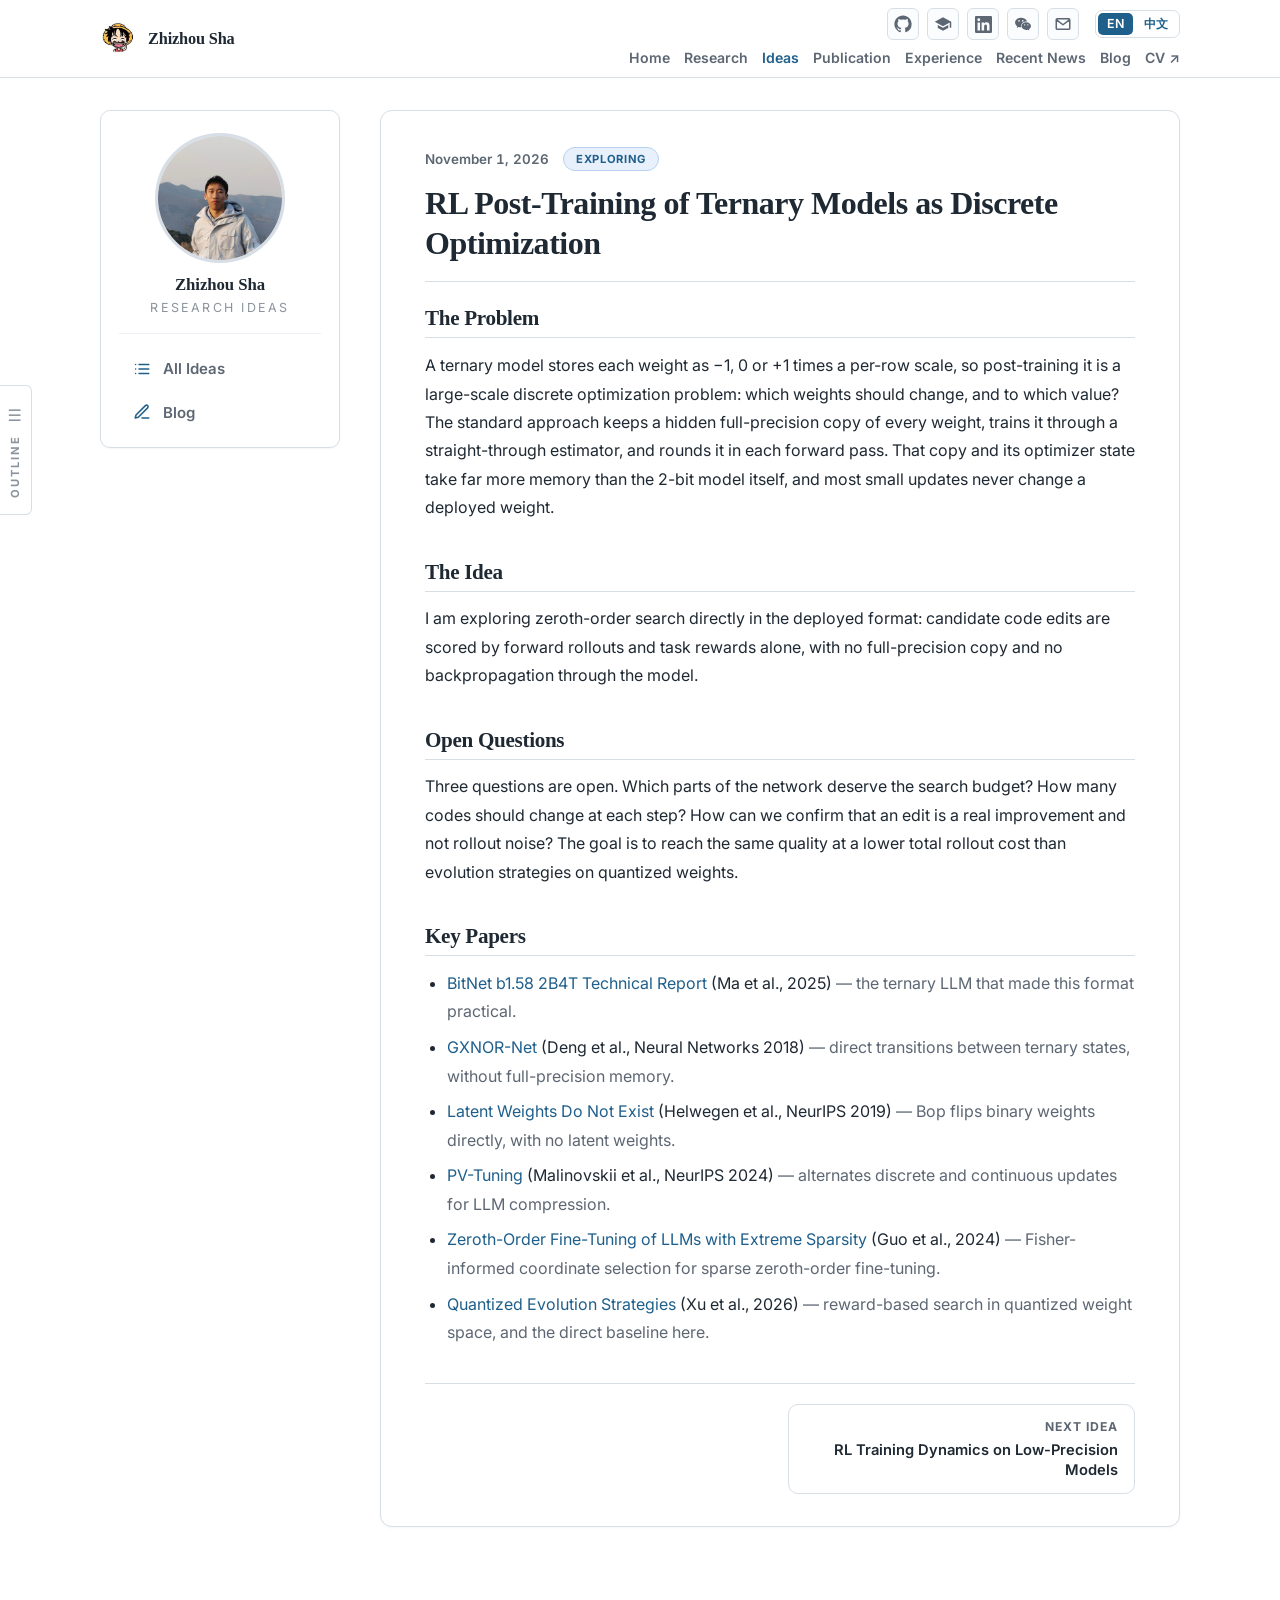
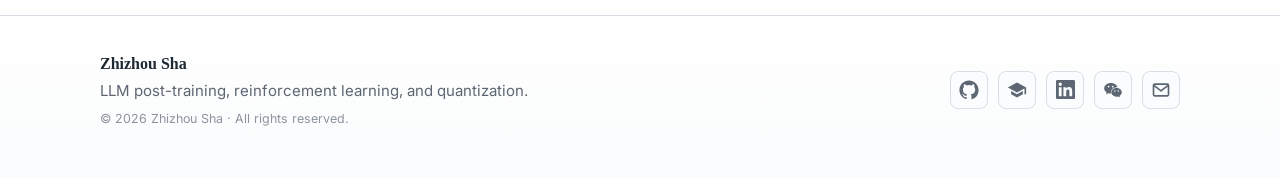
<file: ideas/ternary-discrete-optimization/index.html>
<!DOCTYPE html>
<!-- One idea, one page. To add an idea: copy this folder, rename it (the name becomes the URL), edit the text and the
     Previous/Next links, then add an entry to ../index.html. -->
<html lang="en">
  <head>
    <meta charset="UTF-8">
    <meta name="viewport" content="width=device-width, initial-scale=1">

    <title>RL Post-Training of Ternary Models as Discrete Optimization | Zhizhou Sha</title>

    <meta name="author" content="Zhizhou Sha">
    <meta name="description" content="Can rollout rewards search directly over the deployed codes of a ternary model, without a hidden full-precision copy?">
    <link rel="shortcut icon" href="../../images/favicon/one_piece.jpg" type="image/x-icon">
    <link rel="preconnect" href="https://fonts.googleapis.com">
    <link rel="preconnect" href="https://fonts.gstatic.com" crossorigin>
    <link rel="stylesheet" href="https://fonts.googleapis.com/css2?family=Inter:wght@400;500;600;700;800&family=Newsreader:opsz,wght@6..72,500;6..72,700&display=swap">
    <link rel="stylesheet" type="text/css" href="../../stylesheet.css">
  </head>

  <body id="top" data-title-zh="把三值模型的 RL 后训练当作离散优化问题 | 沙之洲">
    <!-- Icons -->
    <svg xmlns="http://www.w3.org/2000/svg" style="display:none" aria-hidden="true">
      <symbol id="i-github" viewBox="0 0 24 24"><path fill="currentColor" d="M12 .5C5.65.5.5 5.65.5 12c0 5.09 3.29 9.4 7.86 10.93.57.1.78-.25.78-.55v-1.93c-3.2.7-3.87-1.54-3.87-1.54-.52-1.33-1.28-1.69-1.28-1.69-1.05-.72.08-.7.08-.7 1.16.08 1.77 1.19 1.77 1.19 1.03 1.77 2.7 1.26 3.36.96.1-.75.4-1.26.73-1.55-2.56-.29-5.25-1.28-5.25-5.7 0-1.26.45-2.29 1.19-3.1-.12-.29-.52-1.46.11-3.05 0 0 .97-.31 3.18 1.18a11.1 11.1 0 0 1 5.79 0c2.21-1.49 3.18-1.18 3.18-1.18.63 1.59.23 2.76.11 3.05.74.81 1.19 1.84 1.19 3.1 0 4.43-2.69 5.41-5.26 5.69.41.36.78 1.06.78 2.14v3.17c0 .31.21.66.79.55A11.5 11.5 0 0 0 23.5 12C23.5 5.65 18.35.5 12 .5z"/></symbol>
      <symbol id="i-scholar" viewBox="0 0 24 24"><path fill="currentColor" d="M12 3 1 9l11 6 9-4.91V17h2V9L12 3zM5 13.18v4L12 21l7-3.82v-4L12 17l-7-3.82z"/></symbol>
      <symbol id="i-linkedin" viewBox="0 0 24 24"><path fill="currentColor" d="M20.447 20.452h-3.554v-5.569c0-1.328-.027-3.037-1.852-3.037-1.853 0-2.136 1.445-2.136 2.939v5.667H9.351V9h3.414v1.561h.046c.477-.9 1.637-1.85 3.37-1.85 3.601 0 4.267 2.37 4.267 5.455v6.286zM5.337 7.433a2.062 2.062 0 1 1 0-4.124 2.062 2.062 0 0 1 0 4.124zM7.119 20.452H3.555V9h3.564v11.452zM22.225 0H1.771C.792 0 0 .774 0 1.729v20.542C0 23.227.792 24 1.771 24h20.451C23.2 24 24 23.227 24 22.271V1.729C24 .774 23.2 0 22.222 0h.003z"/></symbol>
      <symbol id="i-wechat" viewBox="0 0 24 24"><path fill="currentColor" d="M9.2 3.5C4.9 3.5 1.4 6.4 1.4 10c0 2 1.1 3.8 2.9 5l-.7 2.3 2.6-1.4c.9.3 1.9.4 3 .4h.5a5.6 5.6 0 0 1-.2-1.5c0-3.5 3.3-6.2 7.4-6.2h.5C16.8 5.5 13.3 3.5 9.2 3.5zM6.7 8.9a1 1 0 1 1 0-2.1 1 1 0 0 1 0 2.1zm5 0a1 1 0 1 1 0-2.1 1 1 0 0 1 0 2.1z"/><path fill="currentColor" d="M22.6 14.8c0-2.9-2.8-5.2-6.3-5.2s-6.3 2.3-6.3 5.2 2.8 5.2 6.3 5.2c.8 0 1.5-.1 2.2-.3l2 1.1-.5-1.8c1.6-1 2.6-2.5 2.6-4.2zm-8.3-.8a.85.85 0 1 1 0-1.7.85.85 0 0 1 0 1.7zm4.1 0a.85.85 0 1 1 0-1.7.85.85 0 0 1 0 1.7z"/></symbol>
      <symbol id="i-mail" viewBox="0 0 24 24"><path fill="none" stroke="currentColor" stroke-width="2" stroke-linecap="round" stroke-linejoin="round" d="M3 6.5A1.5 1.5 0 0 1 4.5 5h15A1.5 1.5 0 0 1 21 6.5v11a1.5 1.5 0 0 1-1.5 1.5h-15A1.5 1.5 0 0 1 3 17.5v-11zM3.5 6.5 12 13l8.5-6.5"/></symbol>
      <symbol id="i-list" viewBox="0 0 24 24"><path fill="none" stroke="currentColor" stroke-width="2" stroke-linecap="round" stroke-linejoin="round" d="M8 6h13M8 12h13M8 18h13M3.5 6h.01M3.5 12h.01M3.5 18h.01"/></symbol>
      <symbol id="i-pen" viewBox="0 0 24 24"><path fill="none" stroke="currentColor" stroke-width="2" stroke-linecap="round" stroke-linejoin="round" d="M12 20h9M16.5 3.5a2.12 2.12 0 0 1 3 3L7 19l-4 1 1-4L16.5 3.5z"/></symbol>
    </svg>

    <!-- Header -->
    <header class="site-header">
      <nav class="container nav" aria-label="Primary navigation">
        <a class="brand" href="../../index.html" aria-label="Zhizhou Sha home">
          <span class="brand-mark" aria-hidden="true"><img src="../../images/favicon/one_piece.jpg" alt="" width="38" height="38"></span>
          <span class="brand-text"><span class="en">Zhizhou Sha</span><span class="zh">沙之洲</span></span>
        </a>
        <div class="nav-end">
          <div class="header-social" aria-label="Social links">
            <a class="social-icon-link" href="https://github.com/JamesSand" aria-label="GitHub" title="GitHub" target="_blank" rel="noopener noreferrer"><svg width="18" height="18"><use href="#i-github"/></svg></a>
            <a class="social-icon-link" href="https://scholar.google.com/citations?user=eAObdYgAAAAJ" aria-label="Google Scholar" title="Google Scholar" target="_blank" rel="noopener noreferrer"><svg width="18" height="18"><use href="#i-scholar"/></svg></a>
            <a class="social-icon-link" href="https://www.linkedin.com/in/zhizhou-sha-017403280/" aria-label="LinkedIn" title="LinkedIn" target="_blank" rel="noopener noreferrer"><svg width="17" height="17"><use href="#i-linkedin"/></svg></a>
            <a class="social-icon-link" href="../../data/wechat.jpg" aria-label="WeChat" title="WeChat" target="_blank" rel="noopener noreferrer"><svg width="18" height="18"><use href="#i-wechat"/></svg></a>
            <a class="social-icon-link" href="mailto:shazhizhou0@gmail.com" aria-label="Email" title="Email"><svg width="18" height="18"><use href="#i-mail"/></svg></a>
          </div>
          <div class="language-switch" role="group" aria-label="Language" translate="no">
            <button type="button" data-set-lang="en" aria-pressed="true">EN</button>
            <button type="button" data-set-lang="zh" aria-pressed="false">中文</button>
          </div>
          <div class="nav-links">
            <a href="../../index.html"><span class="en">Home</span><span class="zh">首页</span></a>
            <a href="../../index.html#research-highlights"><span class="en">Research</span><span class="zh">研究</span></a>
            <a href="../" class="is-current"><span class="en">Ideas</span><span class="zh">想法</span></a>
            <a href="../../index.html#selected-publications"><span class="en">Publication</span><span class="zh">论文</span></a>
            <a href="../../index.html#work"><span class="en">Experience</span><span class="zh">经历</span></a>
            <a href="../../index.html#recent-news"><span class="en">Recent News</span><span class="zh">近期动态</span></a>
            <a href="https://jamessand.github.io/blog/" target="_blank" rel="noopener noreferrer"><span class="en">Blog</span><span class="zh">博客</span></a>
            <a href="../../data/zhizhousha-ut-austin-cs-phd.pdf" target="_blank" rel="noopener noreferrer"><span class="en">CV</span><span class="zh">简历</span><span class="nav-external" aria-hidden="true"> ↗</span></a>
          </div>
        </div>
      </nav>
    </header>

    <!-- Outline -->
    <nav class="page-toc" aria-label="Page outline" data-heading-selector=".idea-post-body h2">
      <div class="page-toc-handle" aria-hidden="true">
        <span class="page-toc-handle-icon">☰</span>
        <span class="page-toc-handle-label">Outline</span>
      </div>
      <div class="page-toc-panel">
        <p class="page-toc-title"><span class="en">On this page</span><span class="zh">本页目录</span></p>
        <ul class="page-toc-list"></ul>
      </div>
    </nav>

    <main class="idea-page">
      <div class="container idea-layout">
        <aside class="idea-sidebar">
          <div class="idea-card">
            <div class="idea-avatar"><img src="../../images/profile.jpg" alt="Zhizhou Sha"></div>
            <h2 class="idea-author"><span class="en">Zhizhou Sha</span><span class="zh">沙之洲</span></h2>
            <p class="idea-author-tagline"><span class="en">Research Ideas</span><span class="zh">研究想法</span></p>
            <nav class="idea-sidebar-nav" aria-label="Ideas navigation">
              <a href="../">
                <span class="idea-nav-icon" aria-hidden="true"><svg width="18" height="18"><use href="#i-list"/></svg></span>
                <span class="en">All Ideas</span><span class="zh">全部想法</span>
              </a>
              <a href="https://jamessand.github.io/blog/">
                <span class="idea-nav-icon" aria-hidden="true"><svg width="18" height="18"><use href="#i-pen"/></svg></span>
                <span class="en">Blog</span><span class="zh">博客</span>
              </a>
            </nav>
          </div>
        </aside>

        <article class="idea-post">
          <header class="idea-post-header">
            <p class="idea-post-meta">
              <time datetime="2026-11-01"><span class="en">November 1, 2026</span><span class="zh">2026 年 11 月 1 日</span></time>
              <span class="news-badge news-badge-event">Exploring</span>
            </p>
            <h1><span class="en">RL Post-Training of Ternary Models as Discrete Optimization</span><span class="zh">把三值模型的 RL 后训练当作离散优化问题</span></h1>
          </header>
          <div class="idea-post-body">
            <h2 id="problem"><span class="en">The Problem</span><span class="zh">问题</span></h2>
            <p>
              <span class="en">A ternary model stores each weight as −1, 0 or +1 times a per-row scale, so post-training it is a large-scale discrete optimization problem: which weights should change, and to which value? The standard approach keeps a hidden full-precision copy of every weight, trains it through a straight-through estimator, and rounds it in each forward pass. That copy and its optimizer state take far more memory than the 2-bit model itself, and most small updates never change a deployed weight.</span>
              <span class="zh">三值模型的每个权重只能取 −1、0 或 +1，再乘一个逐行的 scale，所以它的后训练是一个大规模离散优化问题：该改哪些权重，改成哪个值？常规做法是给每个权重维护一份隐藏的全精度副本，用 straight-through estimator 训练，前向时再取整。这份副本和优化器状态占的内存远大于 2-bit 的模型本身，而且大部分微小更新改变不了部署的权重。</span>
            </p>
            <h2 id="idea"><span class="en">The Idea</span><span class="zh">想法</span></h2>
            <p>
              <span class="en">I am exploring zeroth-order search directly in the deployed format: candidate code edits are scored by forward rollouts and task rewards alone, with no full-precision copy and no backpropagation through the model.</span>
              <span class="zh">我想探索直接在部署格式上做零阶搜索：候选的码修改只靠前向 rollout 和任务 reward 打分，不需要全精度副本，也不需要对模型反传。</span>
            </p>
            <h2 id="open-questions"><span class="en">Open Questions</span><span class="zh">开放问题</span></h2>
            <p>
              <span class="en">Three questions are open. Which parts of the network deserve the search budget? How many codes should change at each step? How can we confirm that an edit is a real improvement and not rollout noise? The goal is to reach the same quality at a lower total rollout cost than evolution strategies on quantized weights.</span>
              <span class="zh">现在有三个开放问题：搜索预算该分给网络的哪些部分？每一步该改多少个码？怎么确认一次修改是真的变好，而不是 rollout 噪声？目标是在同样的质量下，总 rollout 成本低于量化权重上的进化策略。</span>
            </p>
            <h2 id="key-papers"><span class="en">Key Papers</span><span class="zh">关键论文</span></h2>
            <ul>
              <li><a href="https://arxiv.org/abs/2504.12285" target="_blank" rel="noopener noreferrer">BitNet b1.58 2B4T Technical Report</a> (Ma et al., 2025)<span class="idea-paper-note"><span class="en"> — the ternary LLM that made this format practical.</span><span class="zh"> — 让三值大模型走向实用的代表工作。</span></span></li>
              <li><a href="https://arxiv.org/abs/1705.09283" target="_blank" rel="noopener noreferrer">GXNOR-Net</a> (Deng et al., Neural Networks 2018)<span class="idea-paper-note"><span class="en"> — direct transitions between ternary states, without full-precision memory.</span><span class="zh"> — 不用全精度内存，直接在三值状态之间转移。</span></span></li>
              <li><a href="https://arxiv.org/abs/1906.02107" target="_blank" rel="noopener noreferrer">Latent Weights Do Not Exist</a> (Helwegen et al., NeurIPS 2019)<span class="idea-paper-note"><span class="en"> — Bop flips binary weights directly, with no latent weights.</span><span class="zh"> — Bop 不用 latent 权重，直接翻转二值权重。</span></span></li>
              <li><a href="https://arxiv.org/abs/2405.14852" target="_blank" rel="noopener noreferrer">PV-Tuning</a> (Malinovskii et al., NeurIPS 2024)<span class="idea-paper-note"><span class="en"> — alternates discrete and continuous updates for LLM compression.</span><span class="zh"> — 在大模型压缩中交替做离散更新和连续更新。</span></span></li>
              <li><a href="https://arxiv.org/abs/2406.02913" target="_blank" rel="noopener noreferrer">Zeroth-Order Fine-Tuning of LLMs with Extreme Sparsity</a> (Guo et al., 2024)<span class="idea-paper-note"><span class="en"> — Fisher-informed coordinate selection for sparse zeroth-order fine-tuning.</span><span class="zh"> — 用 Fisher 选坐标，做稀疏的零阶微调。</span></span></li>
              <li><a href="https://arxiv.org/abs/2602.03120" target="_blank" rel="noopener noreferrer">Quantized Evolution Strategies</a> (Xu et al., 2026)<span class="idea-paper-note"><span class="en"> — reward-based search in quantized weight space, and the direct baseline here.</span><span class="zh"> — 在量化权重空间上用 reward 搜索，是这里最直接的 baseline。</span></span></li>
            </ul>
          </div>
          <footer class="idea-post-footer">
            <nav class="idea-post-nav" aria-label="More ideas">
              <a class="idea-post-nav-link idea-post-nav-next" href="../low-precision-rl-dynamics/">
                <span class="idea-post-nav-label"><span class="en">Next idea</span><span class="zh">下一条</span></span>
                <span class="idea-post-nav-title"><span class="en">RL Training Dynamics on Low-Precision Models</span><span class="zh">低精度模型上的 RL 训练动力学</span></span>
              </a>
            </nav>
          </footer>
        </article>
      </div>
    </main>

    <!-- Footer -->
    <footer class="footer">
      <div class="container footer-inner">
        <div class="footer-brand">
          <strong><span class="en">Zhizhou Sha</span><span class="zh">沙之洲</span></strong>
          <div class="small"><span class="en">LLM post-training, reinforcement learning, and quantization.</span><span class="zh">大模型后训练、强化学习与量化。</span></div>
          <div class="small footer-copy"><span class="en">© 2026 Zhizhou Sha · All rights reserved.</span><span class="zh">© 2026 沙之洲 · 保留所有权利。</span></div>
        </div>
        <div class="footer-social" aria-label="Social links">
          <a class="social-icon-link md" href="https://github.com/JamesSand" aria-label="GitHub" title="GitHub" target="_blank" rel="noopener noreferrer"><svg width="20" height="20"><use href="#i-github"/></svg></a>
          <a class="social-icon-link md" href="https://scholar.google.com/citations?user=eAObdYgAAAAJ" aria-label="Google Scholar" title="Google Scholar" target="_blank" rel="noopener noreferrer"><svg width="20" height="20"><use href="#i-scholar"/></svg></a>
          <a class="social-icon-link md" href="https://www.linkedin.com/in/zhizhou-sha-017403280/" aria-label="LinkedIn" title="LinkedIn" target="_blank" rel="noopener noreferrer"><svg width="19" height="19"><use href="#i-linkedin"/></svg></a>
          <a class="social-icon-link md" href="../../data/wechat.jpg" aria-label="WeChat" title="WeChat" target="_blank" rel="noopener noreferrer"><svg width="20" height="20"><use href="#i-wechat"/></svg></a>
          <a class="social-icon-link md" href="mailto:shazhizhou0@gmail.com" aria-label="Email" title="Email"><svg width="20" height="20"><use href="#i-mail"/></svg></a>
        </div>
      </div>
    </footer>

    <script src="../../site.js"></script>
  </body>
</html>
</file>
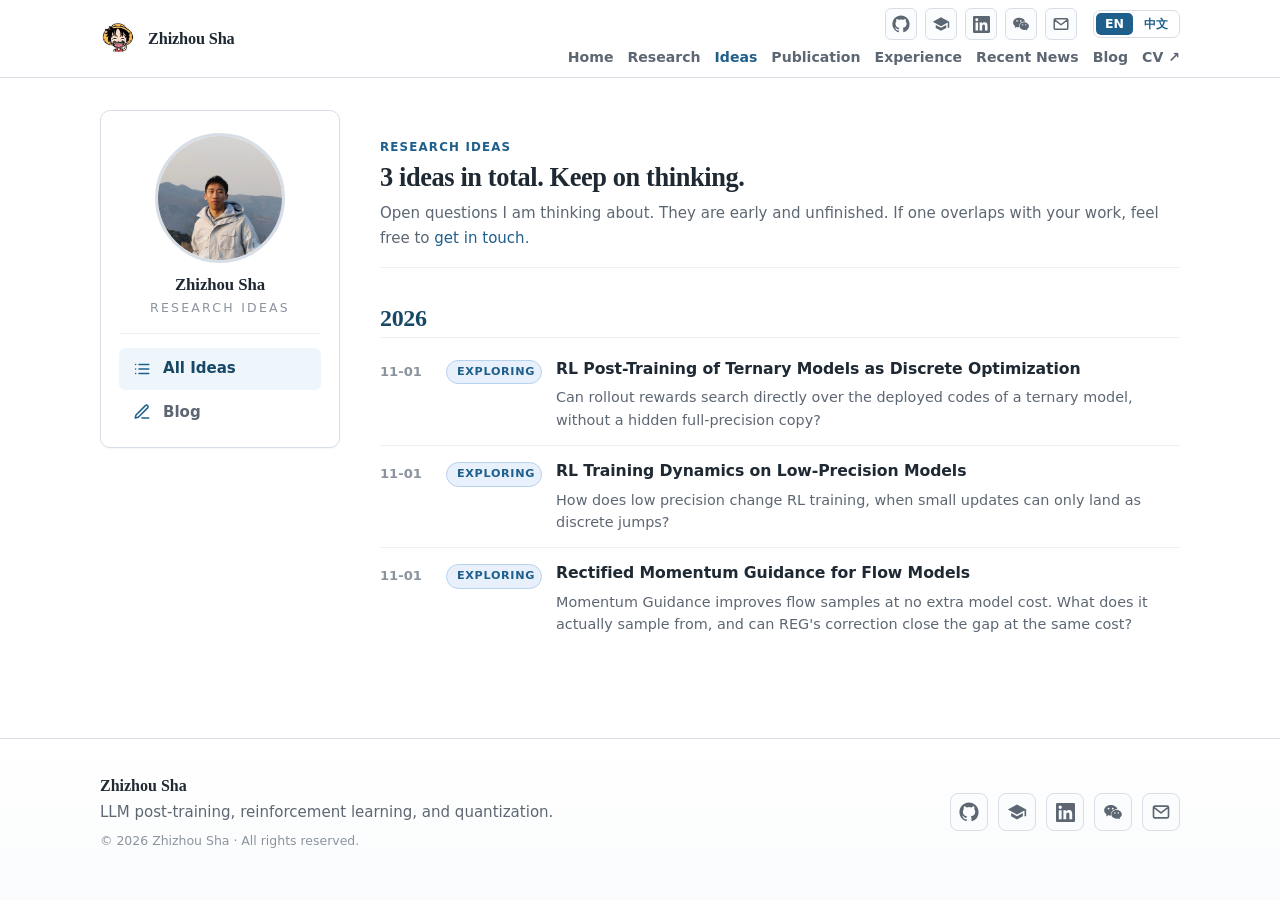
<file: ideas.html>
<!DOCTYPE html>
<!-- Research Ideas moved to ideas/. This keeps the old address working. -->
<html lang="en">
  <head>
    <meta charset="UTF-8">
    <title>Research Ideas | Zhizhou Sha</title>
    <link rel="canonical" href="https://jamessand.github.io/ideas/">
    <meta http-equiv="refresh" content="0; url=ideas/">
  </head>
  <body>
    <p>Research Ideas moved to <a href="ideas/">a new address</a>.</p>
  </body>
</html>
</file>
<file: stylesheet.css>
:root {
  color-scheme: light;
  --bg: #ffffff;
  --ink: #1f2933;
  --muted: #5d6773;
  --subtle: #8b949e;
  --line: #d8dee6;
  --line-soft: #edf0f4;
  --accent: #1f5f8b;
  --accent-dark: #174866;
  --accent-soft: #eef6fb;
  --max-width: 1080px;
  --serif: Georgia, "Times New Roman", "Songti SC", serif;
  --sans: Inter, ui-sans-serif, system-ui, -apple-system, BlinkMacSystemFont, "Segoe UI", "PingFang SC", sans-serif;
}

/* Language switch */
html[lang="en"] .zh,
html[lang="zh-CN"] .en {
  display: none !important;
}

html {
  scroll-behavior: smooth;
  scroll-padding-top: 96px;
}

* {
  box-sizing: border-box;
}

body {
  margin: 0;
  min-height: 100vh;
  background: var(--bg);
  color: var(--ink);
  font-family: var(--sans);
  font-size: 16px;
  line-height: 1.68;
  text-rendering: optimizeLegibility;
}

a {
  color: var(--accent);
  text-decoration: none;
}

a:hover {
  text-decoration: underline;
}

h1,
h2,
h3 {
  margin: 0;
  color: var(--ink);
  font-family: var(--serif);
  font-weight: 700;
  letter-spacing: -0.015em;
  line-height: 1.18;
}

h1 {
  font-size: clamp(2rem, 3.4vw, 2.75rem);
}

h3 {
  font-size: 1.16rem;
}

.container {
  width: min(var(--max-width), calc(100% - 40px));
  margin: 0 auto;
}

.muted {
  color: var(--muted);
}

.small {
  color: var(--muted);
  font-size: 0.94rem;
}

/* Header */
.site-header {
  position: sticky;
  top: 0;
  z-index: 50;
  border-bottom: 1px solid var(--line);
  background: rgba(255, 255, 255, 0.96);
  backdrop-filter: blur(12px);
}

.nav {
  display: flex;
  align-items: center;
  justify-content: space-between;
  min-height: 58px;
  padding: 8px 0 7px;
  gap: 18px;
}

.brand {
  display: inline-flex;
  align-items: center;
  gap: 10px;
  flex-shrink: 0;
  color: var(--ink);
  font-family: var(--serif);
  font-size: 1.02rem;
  font-weight: 700;
  letter-spacing: -0.01em;
  line-height: 1;
  white-space: nowrap;
}

.brand:hover {
  text-decoration: none;
}

.brand-mark {
  display: inline-flex;
  overflow: hidden;
  width: 38px;
  height: 38px;
  flex: 0 0 38px;
  align-items: center;
  justify-content: center;
  border-radius: 6px;
}

.brand-mark img {
  width: 100%;
  height: 100%;
  object-fit: cover;
  transform: scale(1.5);
}

.nav-end {
  display: grid;
  grid-template-columns: minmax(0, 1fr) auto;
  justify-items: end;
  align-items: center;
  gap: 6px 16px;
  min-width: 0;
}

.header-social {
  display: inline-flex;
  align-items: center;
  gap: 8px;
}

.social-icon-link {
  display: inline-flex;
  width: 32px;
  height: 32px;
  align-items: center;
  justify-content: center;
  border: 1px solid var(--line);
  border-radius: 6px;
  background: #fbfcfd;
  color: var(--muted);
  transition: color 0.15s ease, border-color 0.15s ease, transform 0.15s ease, background 0.15s ease;
}

.social-icon-link.md {
  width: 38px;
  height: 38px;
  border-radius: 8px;
}

.social-icon-link.lg {
  width: 46px;
  height: 46px;
  border-radius: 10px;
  background: #fff;
  color: var(--ink);
}

.social-icon-link:hover {
  border-color: var(--accent);
  color: var(--accent);
  background: var(--accent-soft);
  text-decoration: none;
  transform: translateY(-1px);
}

.language-switch {
  display: inline-flex;
  width: max-content;
  border: 1px solid var(--line);
  border-radius: 7px;
  padding: 2px;
  gap: 2px;
  font-size: 0.78rem;
  line-height: 1.5;
}

.language-switch button {
  padding: 2px 9px;
  border: 0;
  border-radius: 5px;
  background: transparent;
  color: var(--accent);
  font: inherit;
  font-weight: 600;
  cursor: pointer;
}

.language-switch button[aria-pressed="true"] {
  background: var(--accent);
  color: #fff;
}

.nav-links {
  grid-column: 1 / 3;
  display: flex;
  align-items: center;
  gap: 14px;
  color: var(--muted);
  font-size: 0.88rem;
  font-weight: 600;
  white-space: nowrap;
}

.nav-links a {
  color: var(--muted);
}

.nav-links a.is-current {
  color: var(--accent);
}

.nav-links a:hover {
  color: var(--accent);
  text-decoration: none;
}

/* Page outline */
.page-toc {
  position: fixed;
  left: 0;
  top: 50%;
  transform: translateY(-50%);
  z-index: 45;
  display: flex;
}

.page-toc-handle {
  display: flex;
  flex-direction: column;
  align-items: center;
  justify-content: center;
  gap: 6px;
  padding: 16px 6px;
  background: rgba(255, 255, 255, 0.92);
  border: 1px solid var(--line);
  border-left: none;
  border-radius: 0 6px 6px 0;
  color: var(--subtle);
  font-size: 0.7rem;
  font-weight: 700;
  letter-spacing: 0.12em;
  text-transform: uppercase;
}

.page-toc-handle-icon {
  font-size: 1rem;
}

.page-toc-handle-label {
  writing-mode: vertical-rl;
  transform: rotate(180deg);
  letter-spacing: 0.18em;
}

.page-toc-panel {
  position: absolute;
  left: 0;
  top: 50%;
  transform: translate(-100%, -50%);
  width: 240px;
  max-height: 70vh;
  padding: 16px 18px 18px;
  background: rgba(255, 255, 255, 0.97);
  border: 1px solid var(--line);
  border-left: none;
  border-radius: 0 10px 10px 0;
  box-shadow: 0 12px 32px -16px rgba(15, 35, 60, 0.25);
  backdrop-filter: blur(12px);
  opacity: 0;
  pointer-events: none;
  transition: transform 0.22s ease, opacity 0.22s ease;
  overflow-y: auto;
}

.page-toc:hover .page-toc-panel,
.page-toc:focus-within .page-toc-panel {
  transform: translate(0, -50%);
  opacity: 1;
  pointer-events: auto;
}

.page-toc-title {
  margin: 0 0 10px;
  padding-bottom: 8px;
  border-bottom: 1px solid var(--line-soft);
  color: var(--accent);
  font-size: 0.7rem;
  font-weight: 700;
  letter-spacing: 0.12em;
  text-transform: uppercase;
}

.page-toc-list {
  list-style: none;
  margin: 0;
  padding: 0;
}

.page-toc-list a {
  display: block;
  padding: 4px 8px;
  border-left: 2px solid transparent;
  color: var(--muted);
  font-size: 0.86rem;
  line-height: 1.4;
}

.page-toc-list a:hover {
  color: var(--accent);
  text-decoration: none;
}

.page-toc-list a.is-active {
  border-left-color: var(--accent);
  color: var(--accent);
  font-weight: 600;
}

/* Identity */
.identity-section {
  padding: 46px 0 18px;
}

.identity-top {
  display: grid;
  grid-template-columns: minmax(0, 1fr) 360px;
  gap: 32px;
  align-items: start;
}

.identity-top-text {
  min-width: 0;
}

.identity-top-text h1 {
  margin-bottom: 18px;
}

.name-alt {
  margin: -14px 0 18px;
  color: var(--subtle);
  font-size: 0.92rem;
  font-weight: 600;
  letter-spacing: 0.04em;
  text-transform: uppercase;
}

.identity-list {
  display: grid;
  gap: 12px;
  margin: 0;
  padding: 0;
  list-style: none;
}

.identity-list li {
  display: flex;
  align-items: flex-end;
  justify-content: flex-start;
  gap: 12px;
  color: var(--muted);
}

.identity-list strong {
  color: var(--ink);
}

.identity-list-text {
  min-width: 0;
}

.identity-photo {
  width: 100%;
  margin: 0;
}

.identity-photo img {
  display: block;
  width: 100%;
  height: 360px;
  object-fit: cover;
  object-position: center 25%;
  border: 1px solid var(--line);
  border-radius: 12px;
  box-shadow: 0 18px 40px -24px rgba(15, 35, 60, 0.35);
}

.company-logo {
  display: inline-flex;
  align-items: center;
  justify-content: center;
  flex-shrink: 0;
  overflow: hidden;
  border-radius: 8px;
  background: #fff;
  box-shadow: 0 0 0 1px rgba(15, 35, 60, 0.06);
}

.company-logo img {
  width: 100%;
  height: 100%;
  padding: 3px;
  object-fit: contain;
}

/* Institutions without a local logo file */
.logo-mono {
  background: var(--mono);
  color: #fff;
  font-size: 0.76rem;
  font-weight: 800;
  letter-spacing: 0.02em;
}

.identity-meta {
  margin-top: 22px;
}

.contact-line {
  margin: 8px 0;
  color: var(--muted);
}

.contact-icon {
  display: inline-block;
  margin-right: 4px;
  font-size: 0.95em;
  filter: saturate(0.7);
}

.identity-social {
  display: flex;
  flex-wrap: wrap;
  align-items: center;
  gap: 10px;
  margin: 18px 0 6px;
}

/* Standalone pages */
/* Idea pages */
.idea-page {
  padding: 32px 0 48px;
}

.idea-layout {
  display: grid;
  grid-template-columns: 240px minmax(0, 1fr);
  gap: 40px;
  align-items: start;
}

.idea-sidebar {
  position: sticky;
  top: 96px;
}

.idea-card {
  padding: 22px 18px 14px;
  border: 1px solid var(--line);
  border-radius: 10px;
  background: #fff;
  text-align: center;
  box-shadow: 0 1px 2px rgba(15, 35, 60, 0.04);
}

.idea-avatar {
  width: 130px;
  height: 130px;
  margin: 0 auto 12px;
  overflow: hidden;
  border: 3px solid var(--line);
  border-radius: 50%;
  background: #f7f9fb;
}

.idea-avatar img {
  display: block;
  width: 100%;
  height: 100%;
  object-fit: cover;
  object-position: center 22%;
}

.idea-author {
  margin: 4px 0 0;
  font-size: 1.05rem;
  letter-spacing: -0.005em;
}

.idea-author-tagline {
  margin: 4px 0 14px;
  padding-bottom: 14px;
  border-bottom: 1px solid var(--line-soft);
  color: var(--subtle);
  font-size: 0.78rem;
  letter-spacing: 0.18em;
  text-transform: uppercase;
}

.idea-sidebar-nav {
  display: grid;
  gap: 2px;
}

.idea-sidebar-nav a {
  display: flex;
  align-items: center;
  gap: 10px;
  padding: 8px 12px;
  border-radius: 6px;
  color: var(--muted);
  font-size: 0.94rem;
  font-weight: 600;
  text-align: left;
}

.idea-sidebar-nav a:hover,
.idea-sidebar-nav a[aria-current="page"] {
  background: var(--accent-soft);
  color: var(--accent-dark);
  text-decoration: none;
}

.idea-nav-icon {
  display: inline-flex;
  width: 22px;
  height: 22px;
  align-items: center;
  justify-content: center;
  color: var(--accent);
}

.idea-main {
  min-width: 0;
}

.idea-header {
  padding: 28px 0 16px;
  border-bottom: 1px solid var(--line-soft);
}

.idea-header h1 {
  margin: 0 0 8px;
  font-size: clamp(1.3rem, 2.4vw, 1.65rem);
}

.idea-kicker {
  margin: 0 0 4px;
  color: var(--accent);
  font-size: 0.74rem;
  font-weight: 700;
  letter-spacing: 0.1em;
  text-transform: uppercase;
}

.idea-header-note {
  margin: 6px 0 0;
  color: var(--muted);
  font-size: 0.94rem;
}

.idea-archive {
  margin-top: 32px;
}

.idea-year {
  margin: 4px 0 6px;
  padding: 4px 0;
  border-bottom: 1px solid var(--line-soft);
  color: var(--accent-dark);
  font-size: 1.5rem;
}

.idea-list {
  margin: 0;
  padding: 0;
  list-style: none;
}

.idea-entry {
  display: grid;
  grid-template-columns: 52px 96px minmax(0, 1fr);
  column-gap: 14px;
  align-items: start;
  padding: 14px 0;
  border-bottom: 1px solid var(--line-soft);
}

.idea-entry:last-child {
  border-bottom: 0;
}

.idea-entry-date {
  padding-top: 3px;
  color: var(--subtle);
  font-size: 0.82rem;
  font-weight: 700;
  white-space: nowrap;
}

.idea-entry .news-badge {
  margin: 2px 0 0;
}

.idea-entry-body {
  min-width: 0;
}

.idea-entry-title {
  margin: 0;
  font-family: var(--sans);
  font-size: 0.98rem;
  font-weight: 600;
  line-height: 1.45;
  letter-spacing: -0.005em;
}

.idea-entry-title a {
  color: var(--ink);
}

.idea-entry-title a:hover {
  color: var(--accent);
  text-decoration: none;
}

.idea-entry-excerpt {
  margin: 6px 0 0;
  color: var(--muted);
  font-size: 0.9rem;
  line-height: 1.55;
}

.idea-post {
  min-width: 0;
  padding: 36px 44px 32px;
  border: 1px solid var(--line);
  border-radius: 12px;
  background: #fff;
  box-shadow: 0 1px 3px rgba(15, 23, 42, 0.04);
}

.idea-post-header {
  margin-bottom: 24px;
  padding-bottom: 18px;
  border-bottom: 1px solid var(--line);
}

.idea-post-header h1 {
  margin: 12px 0 0;
  font-size: clamp(1.6rem, 2.6vw, 2rem);
  line-height: 1.25;
  overflow-wrap: break-word;
}

.idea-post-meta {
  display: flex;
  flex-wrap: wrap;
  align-items: center;
  gap: 10px 14px;
  margin: 0;
}

.idea-post-meta time {
  color: var(--muted);
  font-size: 0.84rem;
  font-variant-numeric: tabular-nums;
  font-weight: 600;
}

.idea-post-meta .news-badge {
  margin: 0;
}

.idea-post-body {
  color: var(--ink);
  line-height: 1.78;
  overflow-wrap: break-word;
}

.idea-post-body h2 {
  margin: 1.8em 0 0.6em;
  padding-bottom: 6px;
  border-bottom: 1px solid var(--line);
  font-size: 1.32rem;
  scroll-margin-top: 100px;
}

.idea-post-body > :first-child {
  margin-top: 0;
}

.idea-post-body p {
  margin: 0 0 1.05em;
}

.idea-post-body ul {
  margin: 0 0 1.05em;
  padding-left: 1.4em;
}

.idea-post-body li {
  margin: 0.45em 0;
}

.idea-paper-note {
  color: var(--muted);
}

.idea-post-footer {
  margin-top: 36px;
  padding-top: 20px;
  border-top: 1px solid var(--line);
}

.idea-post-nav {
  display: grid;
  grid-template-columns: repeat(2, minmax(0, 1fr));
  gap: 16px;
}

.idea-post-nav-link {
  display: flex;
  flex-direction: column;
  gap: 4px;
  padding: 12px 16px;
  border: 1px solid var(--line);
  border-radius: 10px;
  color: var(--ink);
}

.idea-post-nav-link:hover {
  border-color: var(--accent);
  text-decoration: none;
}

.idea-post-nav-next {
  grid-column: 2;
  text-align: right;
}

.idea-post-nav-label {
  color: var(--muted);
  font-size: 0.76rem;
  font-weight: 700;
  letter-spacing: 0.08em;
  text-transform: uppercase;
}

.idea-post-nav-title {
  font-size: 0.92rem;
  font-weight: 600;
  line-height: 1.35;
}

@media (max-width: 900px) {
  .idea-layout {
    grid-template-columns: 1fr;
    gap: 24px;
  }

  .idea-sidebar {
    position: static;
    width: 100%;
    max-width: 380px;
    margin: 0 auto;
  }

  .idea-header {
    padding-top: 0;
  }

  .idea-post {
    padding: 24px 22px 22px;
  }

  .idea-post-nav {
    grid-template-columns: 1fr;
  }

  .idea-post-nav-next {
    grid-column: auto;
    text-align: left;
  }
}

@media (max-width: 640px) {
  .idea-entry {
    grid-template-columns: auto minmax(0, 1fr);
    row-gap: 6px;
  }

  .idea-entry-date {
    padding-top: 2px;
  }

  .idea-entry .news-badge {
    justify-self: start;
    margin-top: 0;
  }

  .idea-entry-body {
    grid-column: 1 / -1;
  }
}

/* Sections */
.content-section {
  padding: 30px 0;
  border-top: 1px solid var(--line-soft);
}

.content-section h2 {
  margin-bottom: 14px;
  font-size: clamp(1.22rem, 2vw, 1.5rem);
}

.content-section p {
  margin: 10px 0;
  color: var(--muted);
}

.research-focus-intro {
  max-width: 860px;
}

.research-contact-cta {
  white-space: nowrap;
}

.section-note {
  font-size: 0.94rem;
}

/* Research focus cards */
.focus-grid {
  display: grid;
  grid-template-columns: repeat(2, minmax(0, 1fr));
  gap: 12px;
  margin-top: 18px;
}

.focus-card {
  padding: 16px;
  border: 1px solid var(--line);
  border-radius: 12px;
  background: linear-gradient(145deg, #fff, #fbfdff);
  overflow: hidden;
}

.focus-card h3 {
  margin: -16px -16px 14px;
  padding: 12px 16px;
  border-bottom: 1px solid #d6e6f0;
  background: linear-gradient(90deg, var(--accent-soft), #fff);
  color: var(--accent-dark);
  font-size: 1.13rem;
  letter-spacing: 0.035em;
  line-height: 1.3;
  text-transform: uppercase;
}

.focus-track + .focus-track {
  margin-top: 12px;
  padding-top: 12px;
  border-top: 1px solid var(--line-soft);
}

.focus-track h4 {
  margin: 0;
  color: var(--ink);
  font-size: 0.86rem;
  font-weight: 700;
}

.focus-projects {
  display: flex;
  flex-wrap: wrap;
  gap: 6px;
  margin-top: 8px;
}

.focus-project {
  display: inline-flex;
  align-items: center;
  min-height: 28px;
  padding: 4px 9px;
  border: 1px solid var(--line);
  border-radius: 999px;
  background: #fff;
  color: var(--accent-dark);
  font-size: 0.78rem;
  font-weight: 600;
  line-height: 1.25;
}

.focus-project:not(.is-internal)::after {
  content: "↗";
  margin-left: 4px;
  font-size: 0.72em;
}

.focus-project:hover {
  border-color: var(--accent);
  background: var(--accent-soft);
  text-decoration: none;
}

/* Featured projects */
.content-section .featured-label {
  margin: 28px 0 8px;
  color: var(--accent);
  font-size: 0.9rem;
  font-weight: 700;
  letter-spacing: 0.12em;
  text-transform: uppercase;
}

.year-heading {
  margin: 32px 0 14px;
  padding-bottom: 12px;
  border-bottom: 1px solid var(--line-soft);
  font-size: 1.3rem;
}

.project-card {
  display: grid;
  grid-template-columns: 300px minmax(0, 1fr);
  gap: 22px;
  margin-bottom: 20px;
  padding: 18px;
  border: 1px solid var(--line);
  border-radius: 12px;
  background: #fff;
}

.project-media {
  display: flex;
  align-items: center;
  justify-content: center;
  min-height: 200px;
  overflow: hidden;
  border: 1px solid var(--line-soft);
  border-radius: 8px;
  background: #fff;
}

.project-media img {
  display: block;
  width: 100%;
  max-height: 300px;
  object-fit: contain;
}

.project-body {
  min-width: 0;
}

.project-body h3 {
  font-size: 1.08rem;
  line-height: 1.32;
}

.content-section .project-meta {
  margin: 6px 0 0;
  font-size: 0.9rem;
}

.content-section .project-summary {
  margin: 12px 0 0;
  font-size: 0.97rem;
}

.content-section .project-authors {
  margin: 8px 0 0;
  font-size: 0.9rem;
}

.project-authors strong {
  color: var(--ink);
}

.project-links {
  display: flex;
  flex-wrap: wrap;
  gap: 4px 14px;
  margin-top: 10px;
  color: var(--accent);
  font-size: 0.76rem;
  font-weight: 700;
  letter-spacing: 0.06em;
  text-transform: uppercase;
}

/* Project figure drawn from numbers */
.project-chart {
  flex-direction: column;
  align-items: stretch;
  gap: 12px;
  padding: 18px 16px;
}

.chart-title {
  color: var(--ink);
  font-size: 0.84rem;
  font-weight: 700;
}

.chart-row {
  display: grid;
  grid-template-columns: 52px minmax(0, 1fr) 62px;
  align-items: center;
  gap: 8px;
  color: var(--muted);
  font-size: 0.76rem;
  font-weight: 600;
}

.chart-track {
  display: block;
  height: 14px;
  border-radius: 3px;
  background: var(--line-soft);
}

.chart-bar {
  display: block;
  height: 100%;
  border-radius: 3px;
  background: var(--accent);
}

.chart-row.is-base .chart-bar {
  background: var(--subtle);
}

.year-more summary {
  display: inline-block;
  padding: 5px 14px;
  border: 1px solid var(--line);
  border-radius: 999px;
  background: #fbfdff;
  color: var(--accent-dark);
  font-size: 0.8rem;
  font-weight: 700;
  list-style: none;
  cursor: pointer;
}

.year-more summary::-webkit-details-marker {
  display: none;
}

.year-more summary::after {
  content: "▾";
  margin-left: 6px;
  font-size: 0.8em;
}

.year-more[open] summary {
  margin-bottom: 16px;
}

.year-more[open] summary::after {
  content: "▴";
}

.year-more summary:hover {
  border-color: var(--accent);
  background: var(--accent-soft);
}

/* Recent news */
.news-list {
  display: grid;
  gap: 0;
  margin: 0;
  padding: 0;
  list-style: none;
}

.news-item {
  display: grid;
  grid-template-columns: 110px minmax(0, 1fr);
  gap: 18px;
  padding: 12px 0 12px 22px;
  border-bottom: 1px solid var(--line-soft);
}

.news-item > div {
  display: grid;
  grid-template-columns: auto minmax(0, 1fr);
  align-items: start;
}

.news-date {
  color: var(--accent);
  font-size: 0.86rem;
  font-weight: 700;
}

.news-badge {
  display: inline-block;
  min-width: 96px;
  padding: 2px 10px;
  margin: 2px 12px 0 0;
  border: 1px solid transparent;
  border-radius: 999px;
  font-size: 0.7rem;
  font-weight: 700;
  letter-spacing: 0.06em;
  text-align: center;
  text-transform: uppercase;
  white-space: nowrap;
}

.news-badge-event {
  background: #e8f1fb;
  border-color: #b6d2ef;
  color: #1f5f8b;
}

.news-badge-talk {
  background: #fff0e3;
  border-color: #f6c9a1;
  color: #b75c25;
}

.news-badge-honor {
  background: #fdf3d8;
  border-color: #ecd384;
  color: #8a6810;
}

.news-badge-paper {
  background: #e7f6ec;
  border-color: #b5e0c4;
  color: #2c7a4b;
}

.news-badge-project {
  background: #f0ebfb;
  border-color: #d3c6f0;
  color: #5b3fa0;
}

.news-body {
  grid-column: 2;
  color: var(--ink);
  line-height: 1.55;
}

.news-links {
  grid-column: 2;
  display: inline-flex;
  flex-wrap: wrap;
  gap: 8px;
  margin-top: 3px;
  font-size: 0.82rem;
  font-weight: 600;
}

/* Work and education */
.cv-list {
  display: grid;
  gap: 16px;
}

.cv-item,
.edu-item {
  display: grid;
  gap: 16px;
  align-items: start;
  padding-bottom: 16px;
  border-bottom: 1px solid var(--line-soft);
}

.cv-item:last-child,
.edu-item:last-child {
  padding-bottom: 0;
  border-bottom: 0;
}

.cv-item {
  grid-template-columns: 48px minmax(0, 1fr);
}

.edu-item {
  grid-template-columns: minmax(0, 1fr) 56px;
}

.cv-item-body,
.edu-item-body {
  min-width: 0;
}

.cv-item-body p,
.edu-item-body p {
  margin: 4px 0;
}

.education-summary {
  display: grid;
  gap: 2px;
  margin-top: 7px;
  font-size: 0.86rem;
}

.education-summary strong {
  color: var(--ink);
}

.period-pill {
  display: inline-block;
  margin-left: 6px;
  padding: 2px 9px;
  border: 1px solid var(--line);
  border-radius: 999px;
  background: var(--accent-soft);
  color: var(--accent-dark);
  font-size: 0.8rem;
  font-weight: 700;
  letter-spacing: 0.01em;
  white-space: nowrap;
}

/* Service */
.service-list {
  margin: 0;
  padding-left: 22px;
  color: var(--muted);
  line-height: 1.55;
}

.service-list strong {
  color: var(--ink);
}

/* Publications */
.publication-list {
  margin: 18px 0 0;
  padding: 0;
  overflow: hidden;
  border: 1px solid var(--line);
  border-radius: 12px;
  list-style: none;
}

.publication-item {
  display: grid;
  grid-template-columns: 56px minmax(0, 1fr);
  gap: 14px;
  margin: 0;
  padding: 13px 16px;
  border-top: 1px solid var(--line-soft);
}

.publication-item:first-child {
  border-top: 0;
}

.publication-year {
  color: var(--accent);
  font-family: var(--serif);
  font-size: 1.02rem;
  font-weight: 700;
}

.publication-main {
  min-width: 0;
  font-size: 0.94rem;
  line-height: 1.45;
}

.publication-meta {
  display: flex;
  flex-wrap: wrap;
  align-items: center;
  gap: 6px;
  margin-top: 6px;
}

.publication-venue {
  color: var(--muted);
  font-size: 0.76rem;
  font-weight: 650;
}

.publication-rating {
  display: inline-flex;
  align-items: center;
  gap: 4px;
  padding: 2px 9px;
  border: 1px solid #d8961f;
  border-radius: 4px;
  background: linear-gradient(135deg, #fff4d6, #fbd98a);
  color: #7a4d0a;
  font-size: 0.64rem;
  font-weight: 800;
  letter-spacing: 0.08em;
  line-height: 1.5;
  text-transform: uppercase;
  white-space: nowrap;
  box-shadow: 0 1px 2px rgba(184, 124, 30, 0.18), inset 0 1px rgba(255, 255, 255, 0.5);
}

.publication-rating::before {
  content: "✦";
  font-size: 0.85em;
}

.tag {
  display: inline-flex;
  align-items: center;
  padding: 3px 8px;
  border: 1px solid var(--line);
  border-radius: 999px;
  background: #fbfcfd;
  color: var(--muted);
  font-size: 0.72rem;
  font-weight: 600;
  line-height: 1.3;
}

.tag:hover {
  border-color: var(--accent);
  color: var(--accent);
  background: var(--accent-soft);
  text-decoration: none;
}

/* Talks and awards */
.talk-list {
  display: grid;
  gap: 8px;
  margin: 0;
  padding: 0;
  list-style: none;
}

.talk-list li {
  padding: 8px 0 12px 22px;
  border-bottom: 1px solid var(--line-soft);
}

.talk-list li:last-child {
  border-bottom: 0;
}

.talk-list strong,
.talk-list .small {
  display: block;
}

.award-list {
  display: grid;
  gap: 6px;
  margin: 0;
  padding: 0;
  list-style: none;
}

.award-list li {
  padding: 4px 0 8px 22px;
  border-bottom: 1px solid var(--line-soft);
}

.award-period {
  margin-right: 4px;
  color: var(--accent);
  font-family: Newsreader, Georgia, "Times New Roman", serif;
  font-size: 0.92rem;
  font-style: italic;
  letter-spacing: 0.01em;
  white-space: nowrap;
}

.award-title {
  color: var(--muted);
  font-size: 0.96rem;
}

.visitor-map {
  width: 220px;
  max-width: 100%;
  margin: 30px auto 0;
}

/* Footer */
.footer {
  margin-top: 40px;
  padding: 34px 0 48px;
  border-top: 1px solid var(--line);
  color: var(--muted);
  background: linear-gradient(180deg, transparent, rgba(31, 95, 139, 0.025));
}

.footer-inner {
  display: flex;
  align-items: center;
  justify-content: space-between;
  gap: 24px;
}

.footer-brand strong {
  color: var(--ink);
  font-family: var(--serif);
}

.footer-copy {
  margin-top: 6px;
  color: var(--subtle);
  font-size: 0.78rem;
}

.footer-social {
  display: inline-flex;
  flex-wrap: wrap;
  gap: 10px;
}

/* Responsive */
@media (max-width: 980px) {
  .page-toc {
    display: none;
  }

  .identity-top {
    grid-template-columns: minmax(0, 1fr) 280px;
  }

  .identity-photo img {
    height: 280px;
  }
}

@media (max-width: 760px) {
  .container {
    width: min(100% - 32px, var(--max-width));
  }

  .nav {
    align-items: flex-start;
    flex-direction: column;
    gap: 10px;
    padding: 12px 0 8px;
  }

  .nav-end {
    width: 100%;
    grid-template-columns: auto auto;
    justify-content: space-between;
    justify-items: start;
    gap: 10px;
  }

  .nav-links {
    width: 100%;
    gap: 14px;
    overflow-x: auto;
    padding-bottom: 4px;
  }

  .identity-section {
    padding-top: 28px;
  }

  .identity-top {
    grid-template-columns: 1fr;
    gap: 20px;
  }

  .identity-photo {
    order: -1;
    max-width: 280px;
  }

  .identity-photo img {
    height: auto;
    aspect-ratio: 1;
  }

  .research-contact-cta {
    white-space: normal;
  }

  .focus-grid {
    grid-template-columns: 1fr;
  }

  .project-card {
    grid-template-columns: 1fr;
    gap: 14px;
    padding: 14px;
  }

  .project-media {
    min-height: 0;
  }

  .news-item {
    grid-template-columns: 1fr;
    gap: 6px;
    padding-left: 0;
  }

  .news-item > div {
    grid-template-columns: 1fr;
    gap: 4px;
  }

  .news-badge {
    justify-self: start;
    margin-right: 0;
  }

  .news-body,
  .news-links {
    grid-column: 1;
  }

  .talk-list li,
  .award-list li {
    padding-left: 0;
  }

  .publication-item {
    grid-template-columns: 48px minmax(0, 1fr);
    gap: 10px;
    padding: 12px;
  }

  .period-pill {
    margin-left: 0;
  }

  .footer-inner {
    align-items: flex-start;
    flex-direction: column;
  }
}
</file>
